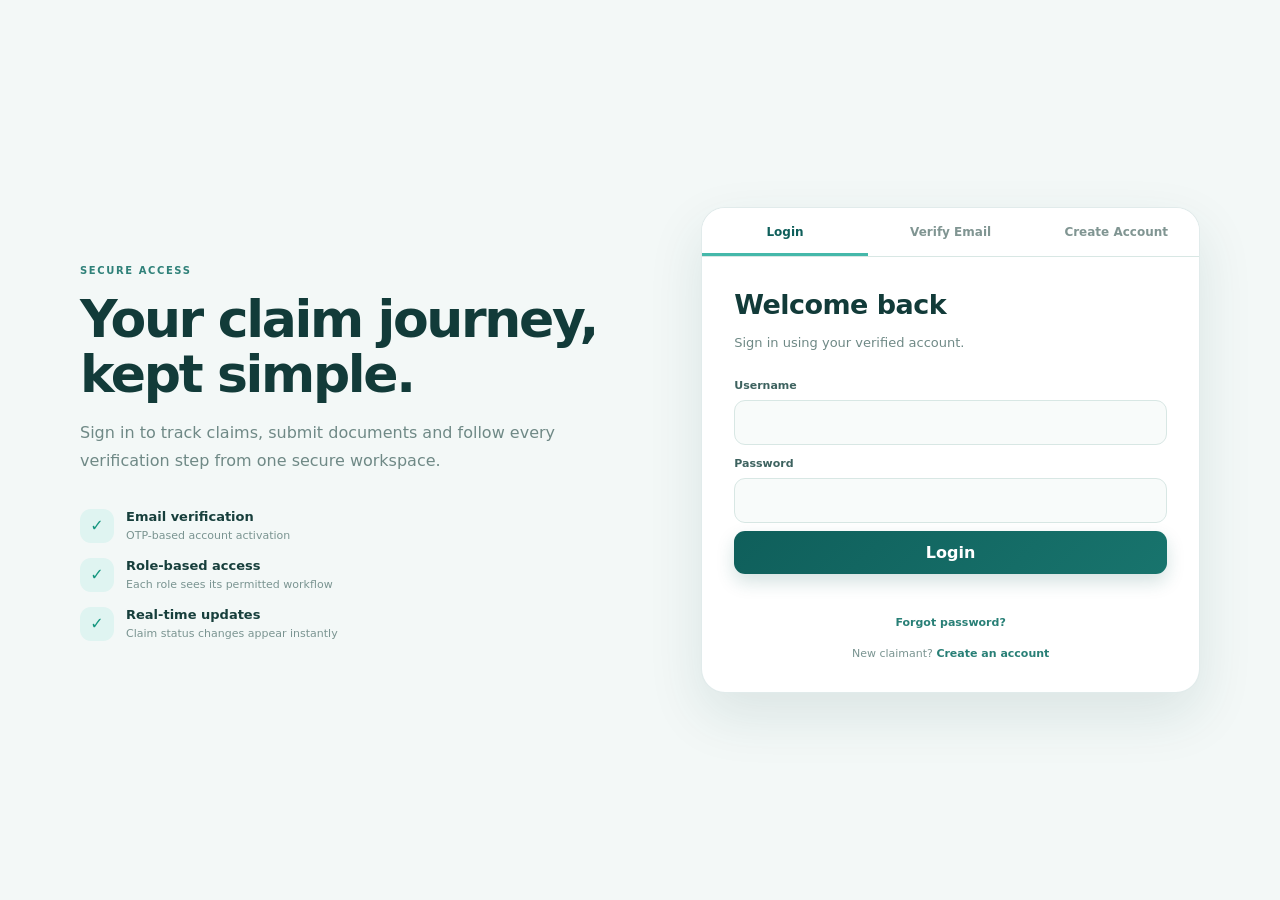
<file: frontend/index.html>
<!DOCTYPE html>
<html lang="en">
<head>
  <meta charset="UTF-8" />
  <meta name="viewport" content="width=device-width, initial-scale=1.0" />
  <title>Insurance Claim Verification</title>
  <link rel="stylesheet" href="./style.css" />
</head>
<body>
<header class="app-header">
  <div class="header-inner">
    <div class="brand-wrap">
      <div class="brand-mark">✓</div>
      <div><div class="brand">Insurance Claim</div><small>Verification System</small></div>
    </div>
    <div id="liveBadge" class="live-badge hidden">● LIVE</div>
  </div>
</header>

<main>
  <section id="authView" class="auth-shell">
    <div class="auth-intro">
      <span class="eyebrow">SECURE ACCESS</span>
      <h1>Your claim journey, kept simple.</h1>
      <p>Sign in to track claims, submit documents and follow every verification step from one secure workspace.</p>
      <div class="feature-list">
        <div><span>✓</span><div><b>Email verification</b><small>OTP-based account activation</small></div></div>
        <div><span>✓</span><div><b>Role-based access</b><small>Each role sees its permitted workflow</small></div></div>
        <div><span>✓</span><div><b>Real-time updates</b><small>Claim status changes appear instantly</small></div></div>
      </div>
    </div>
    <div class="auth-card">
      <div class="auth-tabs">
        <button class="tab active" data-view="loginPanel">Login</button>
        <button class="tab" data-view="verifyPanel">Verify Email</button>
        <button class="tab" data-view="registerPanel">Create Account</button>
      </div>
      <section id="loginPanel" class="auth-panel">
        <h2>Welcome back</h2><p class="hint">Sign in using your verified account.</p>
        <form id="loginForm"><label for="username">Username</label><input id="username" autocomplete="username" required /><label for="password">Password</label><input id="password" type="password" autocomplete="current-password" required /><button class="primary wide" type="submit">Login</button></form>
        <p id="loginMessage" class="message"></p><div class="auth-links"><button type="button" class="link-button" data-view="forgotPanel">Forgot password?</button></div><div class="auth-note">New claimant? <button type="button" class="link-button" data-view="registerPanel">Create an account</button></div>
      </section>
      <section id="forgotPanel" class="auth-panel hidden">
        <h2>Forgot password?</h2><p class="hint">Enter your registered email and we will send a password reset OTP.</p>
        <form id="forgotForm"><label for="forgotEmail">Email</label><input id="forgotEmail" type="email" autocomplete="email" required /><button class="primary wide" type="submit">Send Reset OTP</button></form>
        <p id="forgotMessage" class="message"></p><div class="auth-links"><button type="button" class="link-button" data-view="resetPasswordPanel">I have the OTP</button> · <button type="button" class="link-button" data-view="loginPanel">Back to Login</button></div>
      </section>
      <section id="resetPasswordPanel" class="auth-panel hidden">
        <h2>Reset password</h2><p class="hint">Enter the OTP from your email and choose a new password.</p>
        <form id="resetPasswordForm"><label for="resetEmail">Email</label><input id="resetEmail" type="email" autocomplete="email" required /><label for="resetOtp">6-digit OTP</label><input id="resetOtp" inputmode="numeric" maxlength="6" pattern="[0-9]{6}" placeholder="123456" required /><label for="resetNewPassword">New Password</label><input id="resetNewPassword" type="password" minlength="6" autocomplete="new-password" required /><label for="resetConfirmPassword">Confirm New Password</label><input id="resetConfirmPassword" type="password" minlength="6" autocomplete="new-password" required /><button class="primary wide" type="submit">Reset Password</button></form>
        <p id="resetMessage" class="message"></p><div class="auth-links"><button type="button" class="link-button" data-view="forgotPanel">Request another OTP</button> · <button type="button" class="link-button" data-view="loginPanel">Back to Login</button></div>
      </section>
      <section id="verifyPanel" class="auth-panel hidden">
        <h2>Verify your email</h2><p class="hint">Enter the OTP sent to your registered email address.</p>
        <form id="verifyForm"><label for="otpUsername">Username</label><input id="otpUsername" autocomplete="username" required /><label for="otp">6-digit OTP</label><input id="otp" inputmode="numeric" maxlength="6" pattern="[0-9]{6}" placeholder="123456" required /><button class="primary wide" type="submit">Verify Email</button></form>
        <div class="button-row"><button class="secondary" id="resendOtpBtn" type="button">Resend OTP</button></div><p id="otpMessage" class="message"></p>
      </section>
      <section id="registerPanel" class="auth-panel hidden">
        <h2>Create claimant account</h2><p class="hint">Claimants can register themselves. Staff accounts are created by an administrator.</p>
        <form id="registerForm"><label for="regFullName">Full Name</label><input id="regFullName" required /><label for="regEmail">Email</label><input id="regEmail" type="email" required /><label for="regUsername">Username</label><input id="regUsername" autocomplete="username" required /><label for="regPassword">Password</label><input id="regPassword" type="password" minlength="6" autocomplete="new-password" required /><button class="primary wide" type="submit">Create Claimant Account</button></form>
        <p id="registerMessage" class="message"></p>
      </section>
    </div>
  </section>

  <section id="dashboardView" class="hidden dashboard-layout">
    <aside class="sidebar">
      <div class="sidebar-brand"><div class="sidebar-shield">✓</div><div><b>Insurance Claim</b><small>Verification System</small></div></div>
      <div class="sidebar-profile"><div class="avatar" id="avatarLetter">U</div><div><b id="sidebarName">User</b><small id="sidebarRole">Role</small></div></div>
      <nav id="sideNav" class="side-nav"></nav>
      <button class="logout-side" id="logoutBtn">↪ <span>Logout</span></button>
    </aside>

    <section class="dashboard-main">
      <div class="dashboard-top">
        <div><span class="eyebrow">MY WORKSPACE</span><h2 id="dashboardHeading">Dashboard</h2><p id="userInfo"></p></div>
        <div class="top-actions"><span id="roleBadge" class="role-badge">USER</span><button class="secondary mobile-logout" id="mobileLogoutBtn">Logout</button></div>
      </div>

      <section id="view-overview" class="dash-view">
        <div class="dashboard-welcome">
          <div><span class="eyebrow">WELCOME BACK</span><h3 id="welcomeTitle">Welcome</h3><p id="welcomeText">Your claim journey is ready.</p></div>
          <div class="welcome-art" aria-hidden="true"><span class="art-shield">✓</span><span class="art-orbit orbit-one"></span><span class="art-orbit orbit-two"></span></div>
        </div>

        <div class="overview-focus">
          <article class="current-claim-card">
            <div class="section-head-line"><div><span class="eyebrow">CURRENT CLAIM</span><h3 id="currentClaimTitle">No active claim</h3></div><span id="currentClaimStatus" class="status status-muted">—</span></div>
            <div class="claim-focus-body">
              <div class="claim-facts">
                <div><span>Policy</span><strong id="currentPolicy">—</strong></div>
                <div><span>Claim amount</span><strong id="currentAmount">—</strong></div>
                <div><span>Incident</span><strong id="currentIncident">—</strong></div>
                <button id="currentClaimButton" class="primary" type="button">View Claims →</button>
              </div>
              <div class="journey-wrap">
                <div class="journey-line"></div>
                <div id="claimJourney" class="claim-journey"></div>
                <div class="journey-caption"><span id="journeyCurrentText">No claim selected</span><span id="journeyNextText"></span></div>
              </div>
            </div>
          </article>

          <aside class="dashboard-side-card">
            <div class="mini-icon">✦</div>
            <span class="eyebrow">AT A GLANCE</span>
            <strong id="glanceCount">0 claims</strong>
            <p id="glanceText">Your latest claim updates will appear here.</p>
            <div id="recentUpdate" class="recent-update">No recent update.</div>
          </aside>
        </div>

        <div class="dashboard-bottom">
          <div class="panel quick-panel">
            <div class="panel-head"><div><h3>Quick Actions</h3><p>Only what you need right now</p></div></div>
            <div id="quickActions" class="quick-grid"></div>
          </div>
          <div class="panel reassurance-panel">
            <span class="eyebrow">CLAIM JOURNEY</span>
            <h3>Simple. Clear. Trackable.</h3>
            <p>Your claim moves through each stage with every action recorded in the system.</p>
            <div class="tiny-journey"><span>Submit</span><i></i><span>Verify</span><i></i><span>Survey</span><i></i><span>Approve</span><i></i><span>Settle</span></div>
          </div>
        </div>
      </section>

      <section id="view-users" class="dash-view hidden">
        <div class="page-heading"><div><span class="eyebrow">ADMINISTRATION</span><h2>User Management</h2><p>Create and manage authorized staff accounts.</p></div><button class="secondary" id="refreshUsersBtn">Refresh</button></div>
        <div class="card"><div class="section-heading"><div><h3>Create Staff Account</h3><p class="hint">Staff cannot self-register. Choose their role and send an OTP to their email.</p></div></div>
          <form id="userForm"><div class="grid2"><div><label>Full Name</label><input id="newFullName" required /></div><div><label>Email</label><input id="newEmail" type="email" required /></div><div><label>Username</label><input id="newUsername" required /></div><div><label>Temporary Password</label><input id="newPassword" type="password" minlength="6" required /></div></div><label>Staff Role</label><select id="newRole" required><option value="CLAIM_OFFICER">Claim Officer</option><option value="SURVEYOR">Surveyor</option><option value="FINANCE_OFFICER">Finance Officer</option></select><button type="submit">Create Staff Account &amp; Send OTP</button><span id="userMessage" class="message"></span></form>
        </div>
        <div class="card"><div class="section-heading"><div><h3>Accounts</h3><p class="hint">Activate or deactivate staff access.</p></div></div><div id="usersList" class="users-list"></div></div>
      </section>

      <section id="view-password" class="dash-view hidden"><div class="page-heading"><div><span class="eyebrow">ACCOUNT SECURITY</span><h2>Change Password</h2><p>Update the password for your current account.</p></div></div><div class="card form-card password-card"><form id="changePasswordForm"><label for="currentPassword">Current Password</label><input id="currentPassword" type="password" autocomplete="current-password" required /><label for="newPasswordChange">New Password</label><input id="newPasswordChange" type="password" minlength="6" autocomplete="new-password" required /><label for="confirmPasswordChange">Confirm New Password</label><input id="confirmPasswordChange" type="password" minlength="6" autocomplete="new-password" required /><button type="submit">Change Password</button><span id="changePasswordMessage" class="message"></span></form></div></section>

      <section id="view-claim" class="dash-view hidden"><div class="page-heading"><div><span class="eyebrow">CLAIMANT</span><h2>Submit New Claim</h2><p>Provide policy details and one supporting document.</p></div></div><div class="card form-card"><form id="claimForm"><div class="grid2"><div><label>Policy Number</label><input id="policyNumber" required placeholder="POL-5001" /></div><div><label>Claim Amount (₹)</label><input id="amount" type="number" min="1" step="0.01" required placeholder="150000" /></div></div><label>Description</label><textarea id="description" required placeholder="Describe the claim"></textarea><label>Supporting Document</label><input id="document" type="file" required accept=".pdf,.png,.jpg,.jpeg,.doc,.docx" /><button type="submit">Submit Claim</button><span id="submitMessage" class="message"></span></form></div></section>

      <section id="view-claims" class="dash-view hidden"><div class="page-heading"><div><span class="eyebrow">WORKFLOW</span><h2 id="claimsTitle">Claims</h2><p id="claimsHint">Track current state, actions and workflow history.</p></div><button class="secondary" id="refreshBtn">Refresh</button></div><div id="claimsList" class="claims-list"></div></section>
    </section>
  </section>
</main>

<div id="actionModal" class="action-modal hidden" role="dialog" aria-modal="true" aria-labelledby="actionModalTitle"><div class="action-modal-card"><div class="modal-icon">!</div><div class="modal-content"><span class="eyebrow">CONFIRM ACTION</span><h3 id="actionModalTitle">Confirm</h3><p id="actionModalClaim" class="modal-claim"></p><p id="actionModalMessage" class="modal-message"></p>
  <div id="settlementFields" class="settlement-fields hidden"><div class="settlement-heading">Payment Settlement</div><div class="settlement-grid"><div><label for="paymentMethod">Payment Method</label><select id="paymentMethod"><option value="">Select payment method</option><option value="BANK_TRANSFER">Bank Transfer</option><option value="UPI">UPI</option><option value="CHEQUE">Cheque</option></select></div><div><label for="settlementAmount">Settlement Amount (₹)</label><input id="settlementAmount" type="number" min="0.01" step="0.01" /></div></div><label for="transactionReference">Transaction / Reference Number</label><input id="transactionReference" maxlength="120" placeholder="Enter transaction or reference number" /><p class="settlement-hint">The settlement date and finance officer are recorded automatically in the claim history.</p></div>
  <label for="actionModalNote">Optional note</label><textarea id="actionModalNote" rows="3" placeholder="Add a note for the audit history (optional)"></textarea><div class="modal-actions"><button type="button" class="secondary" id="actionCancelBtn">Cancel</button><button type="button" class="modal-confirm primary" id="actionConfirmBtn">Confirm</button></div></div></div></div>
<div id="toast" class="toast hidden"></div>
<script src="script.js?v=20260923"></script>
</body>
</html>
</file>
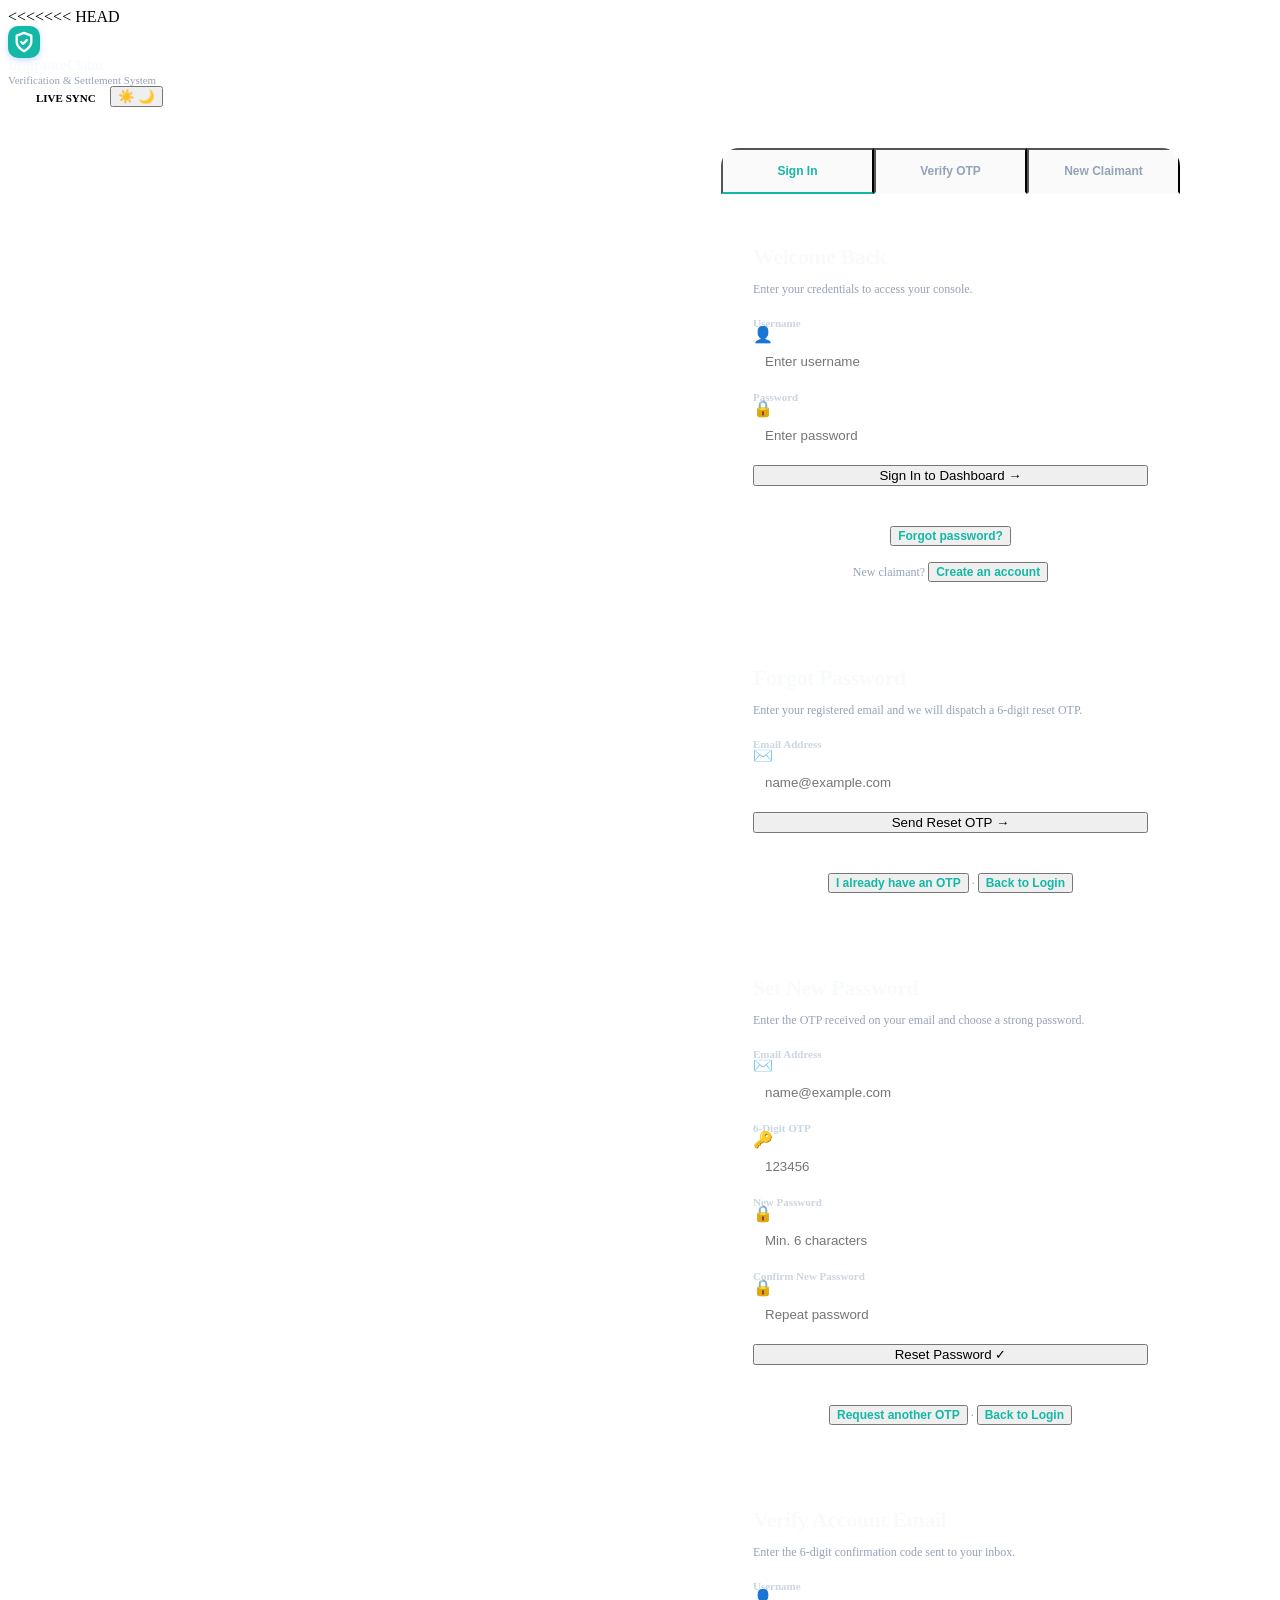
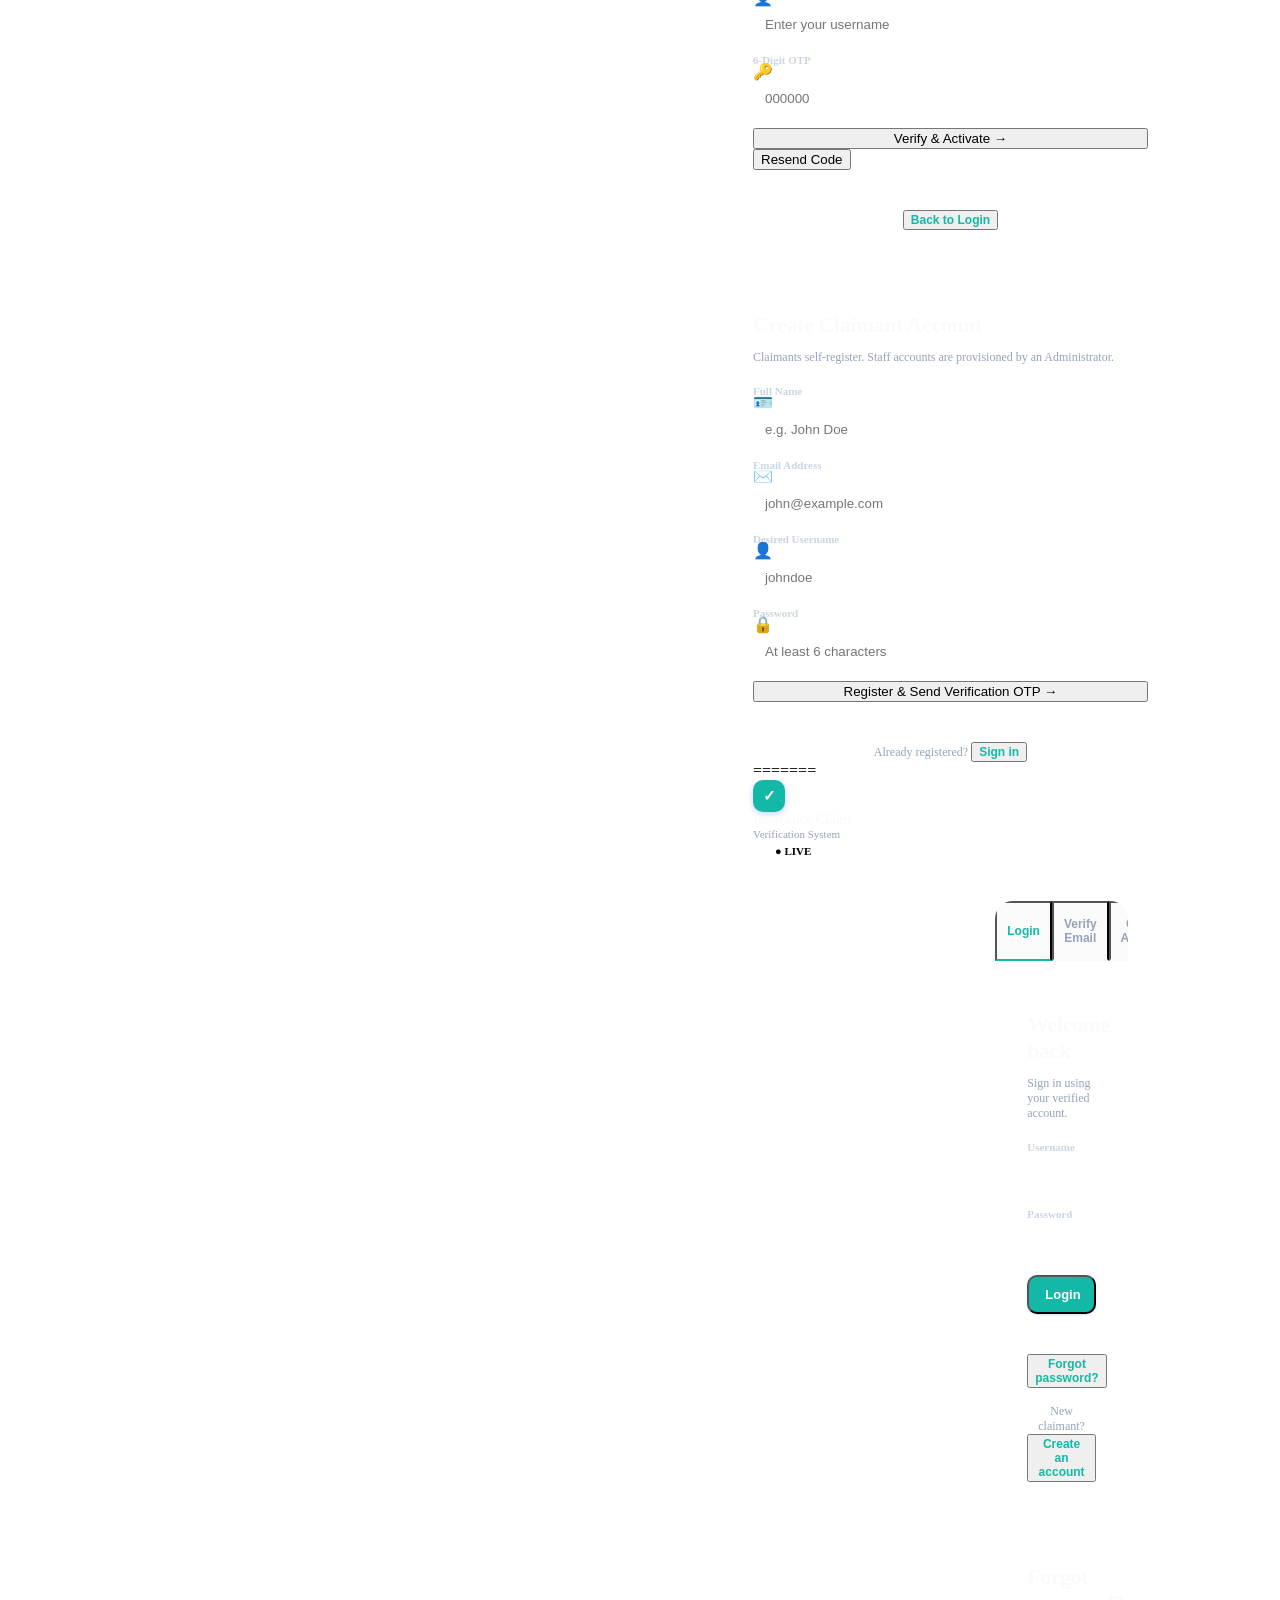
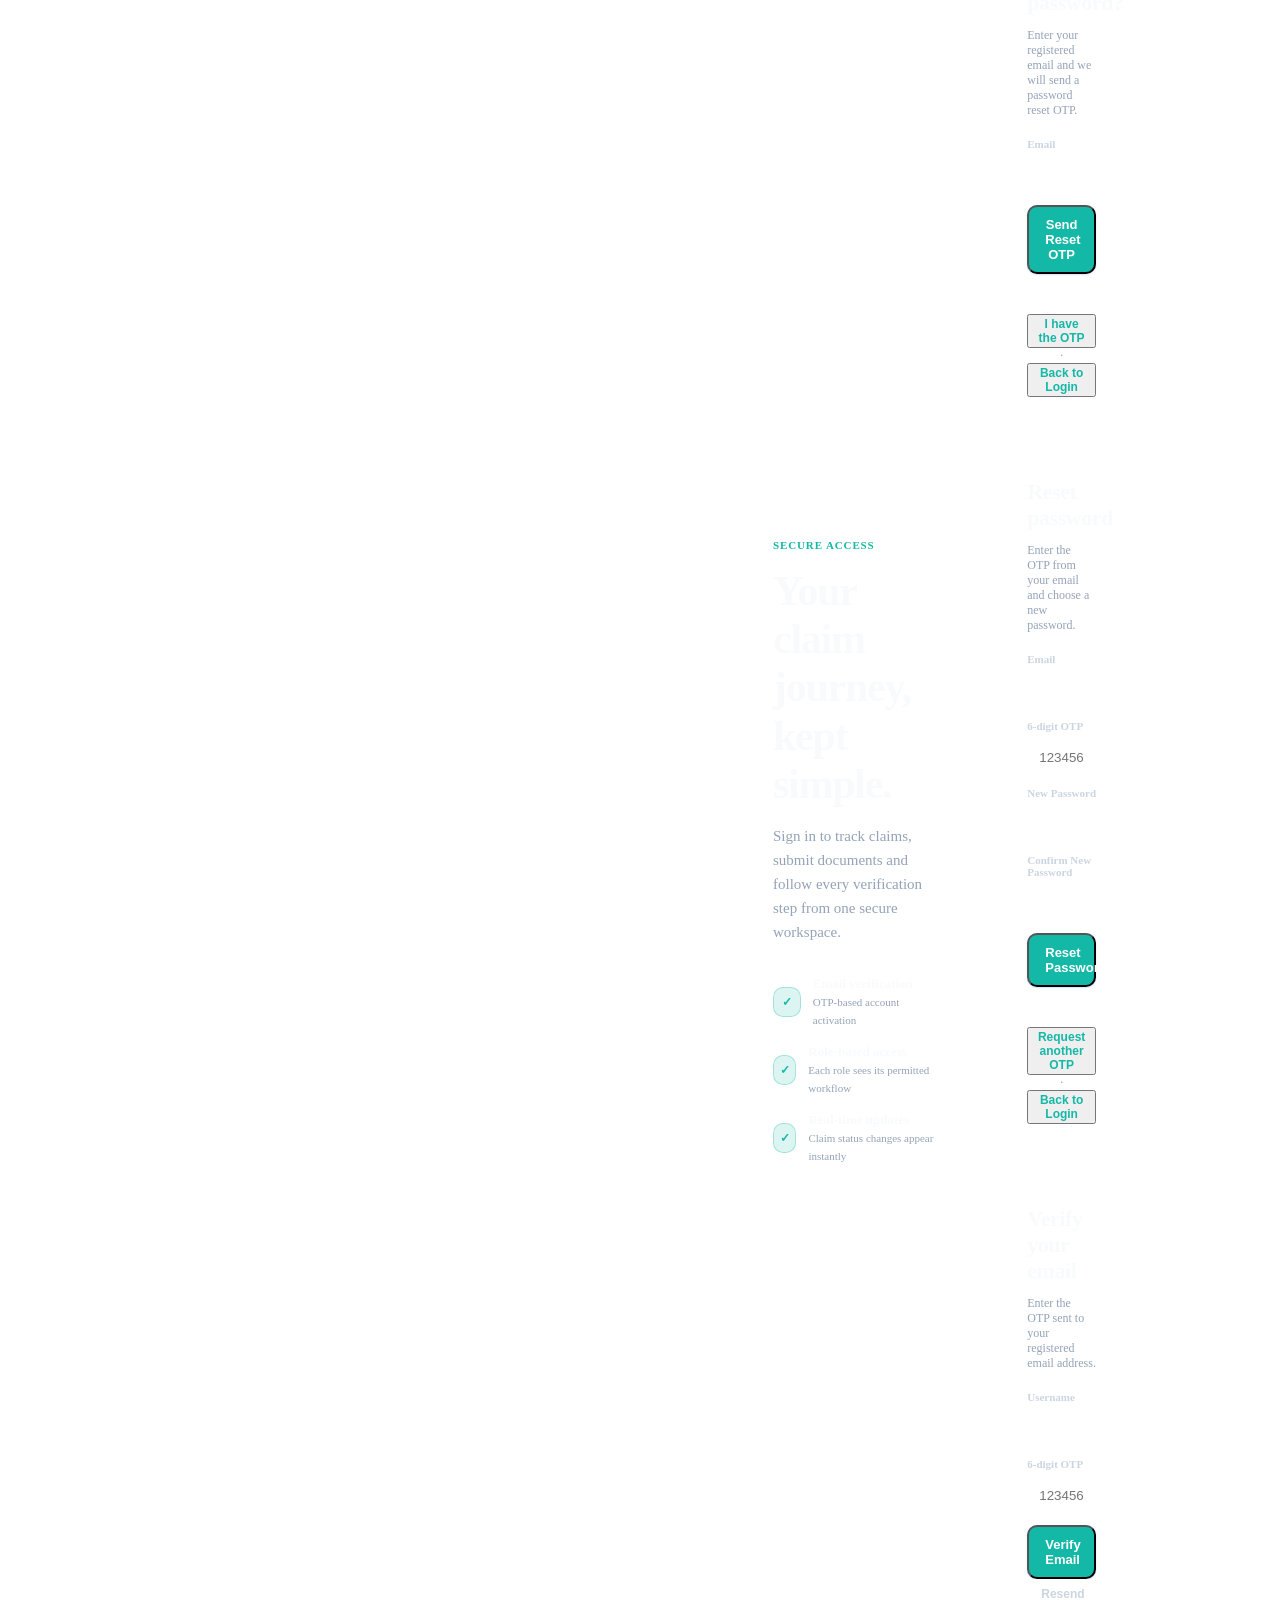
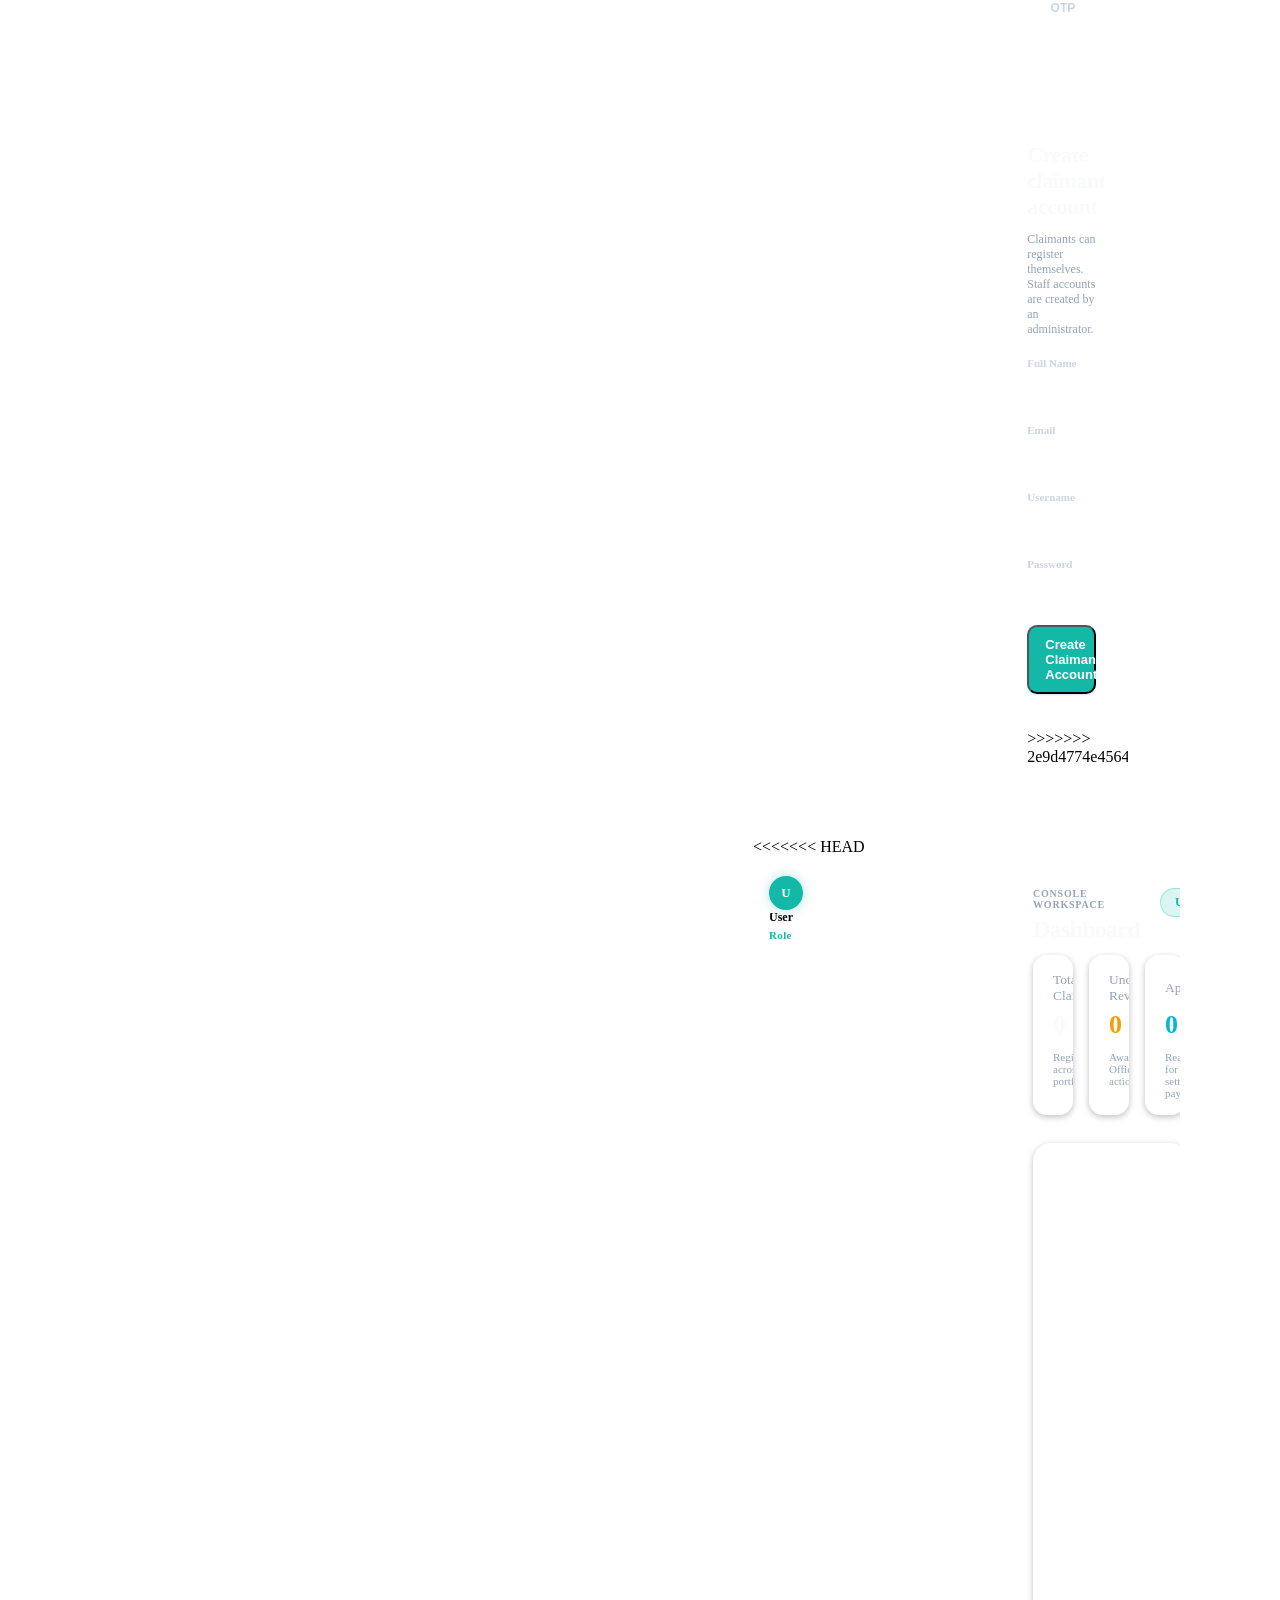
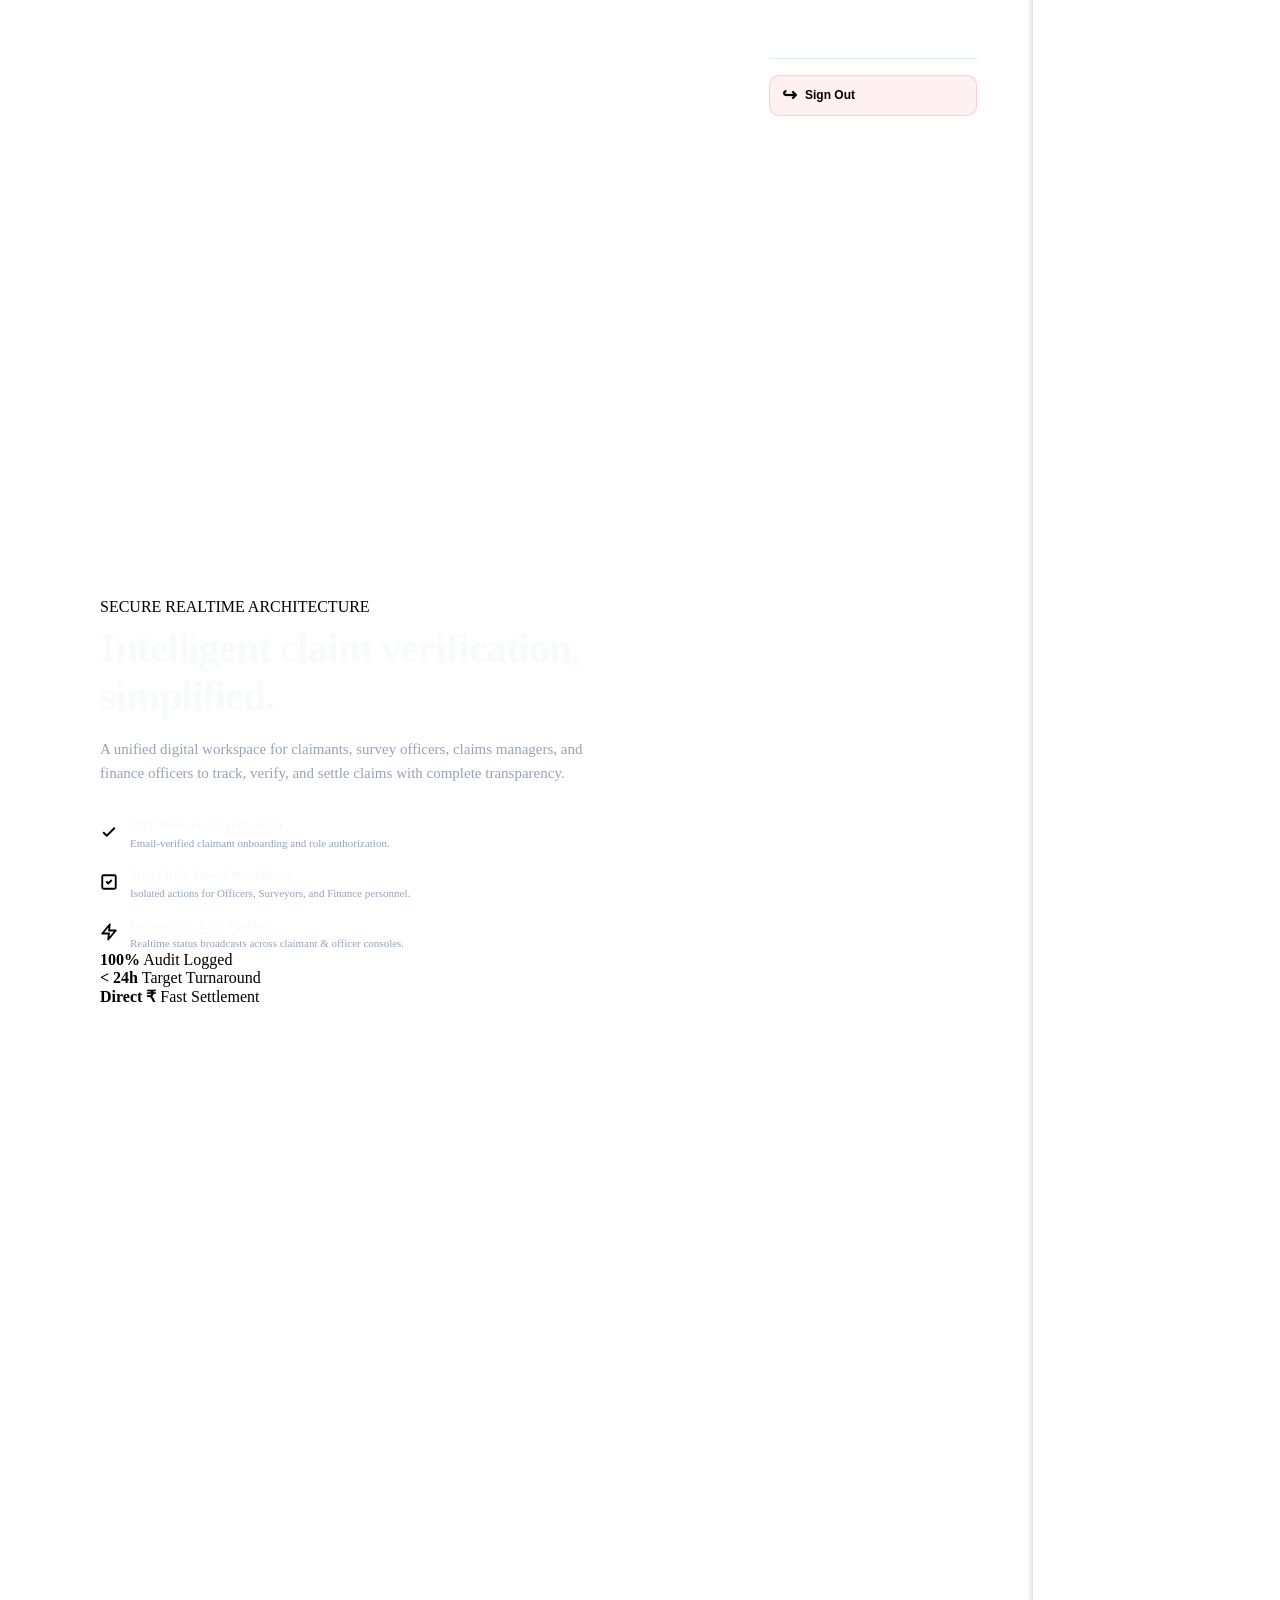
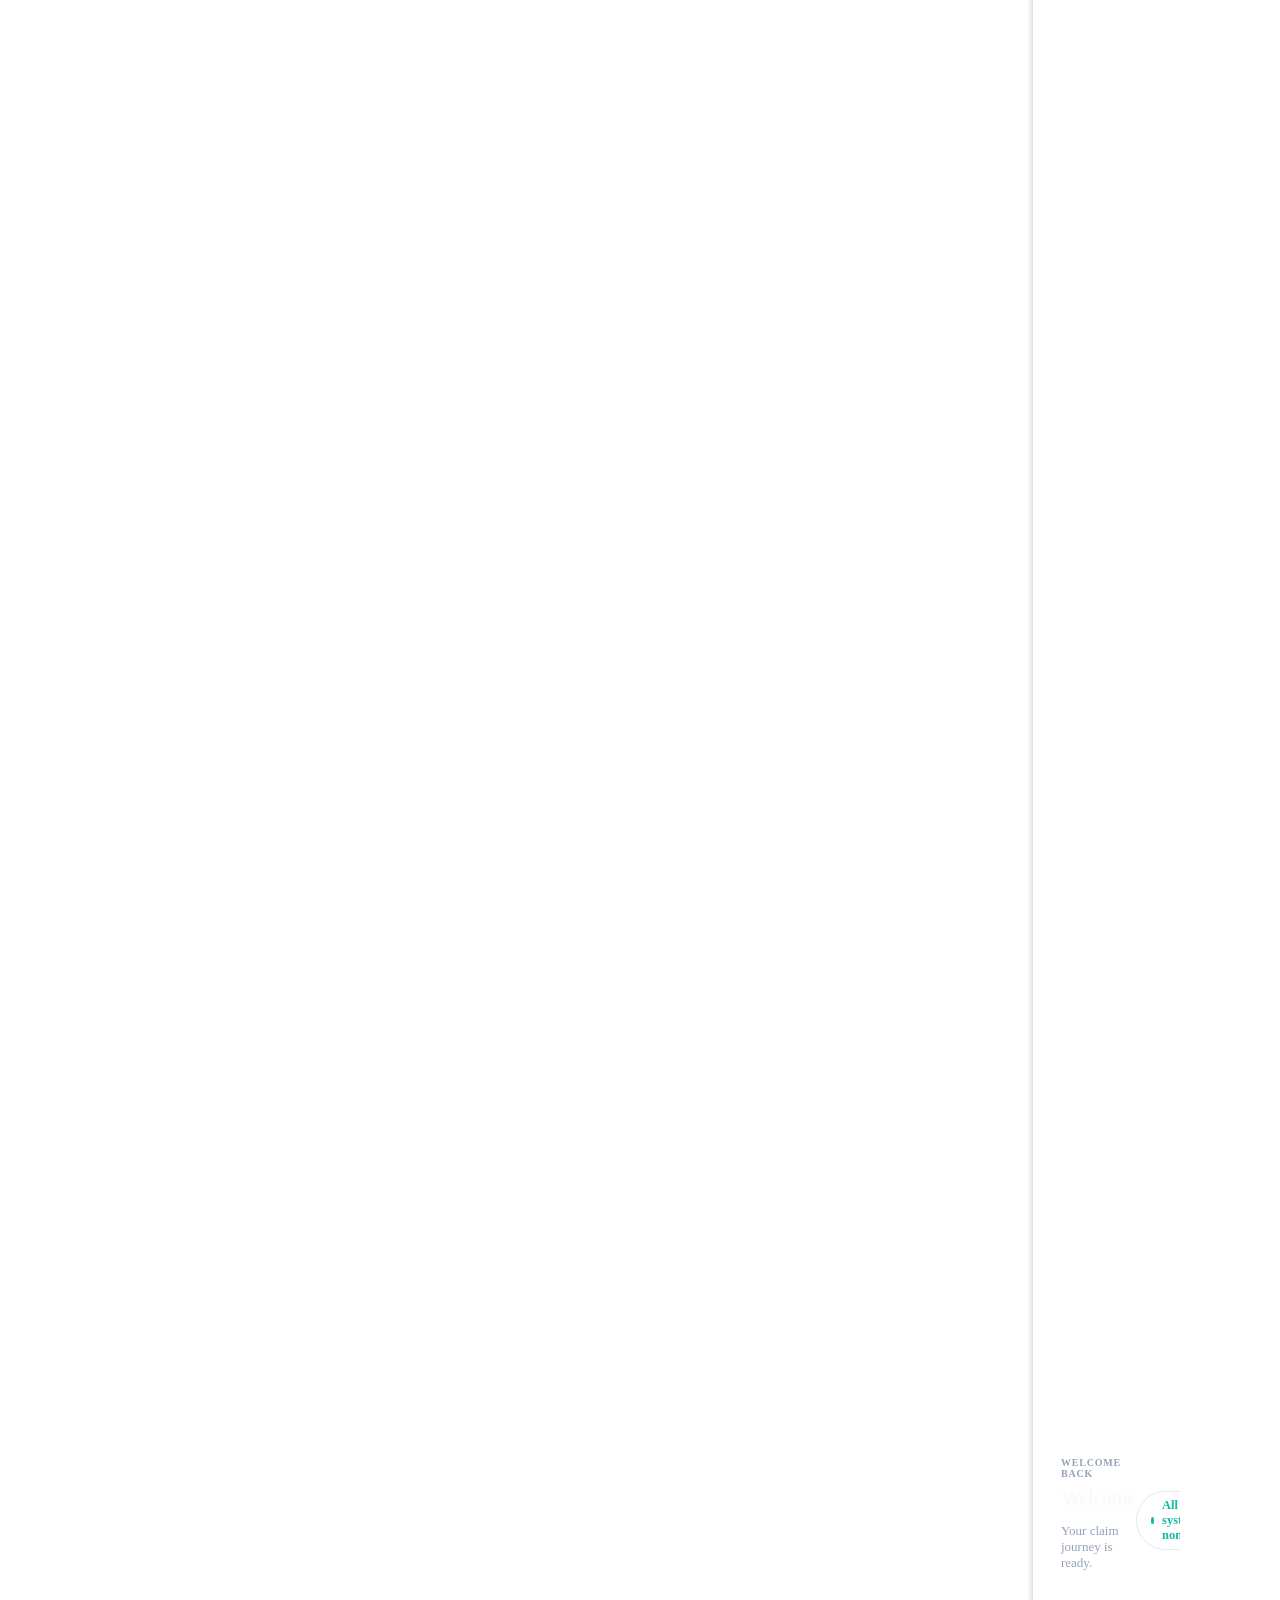
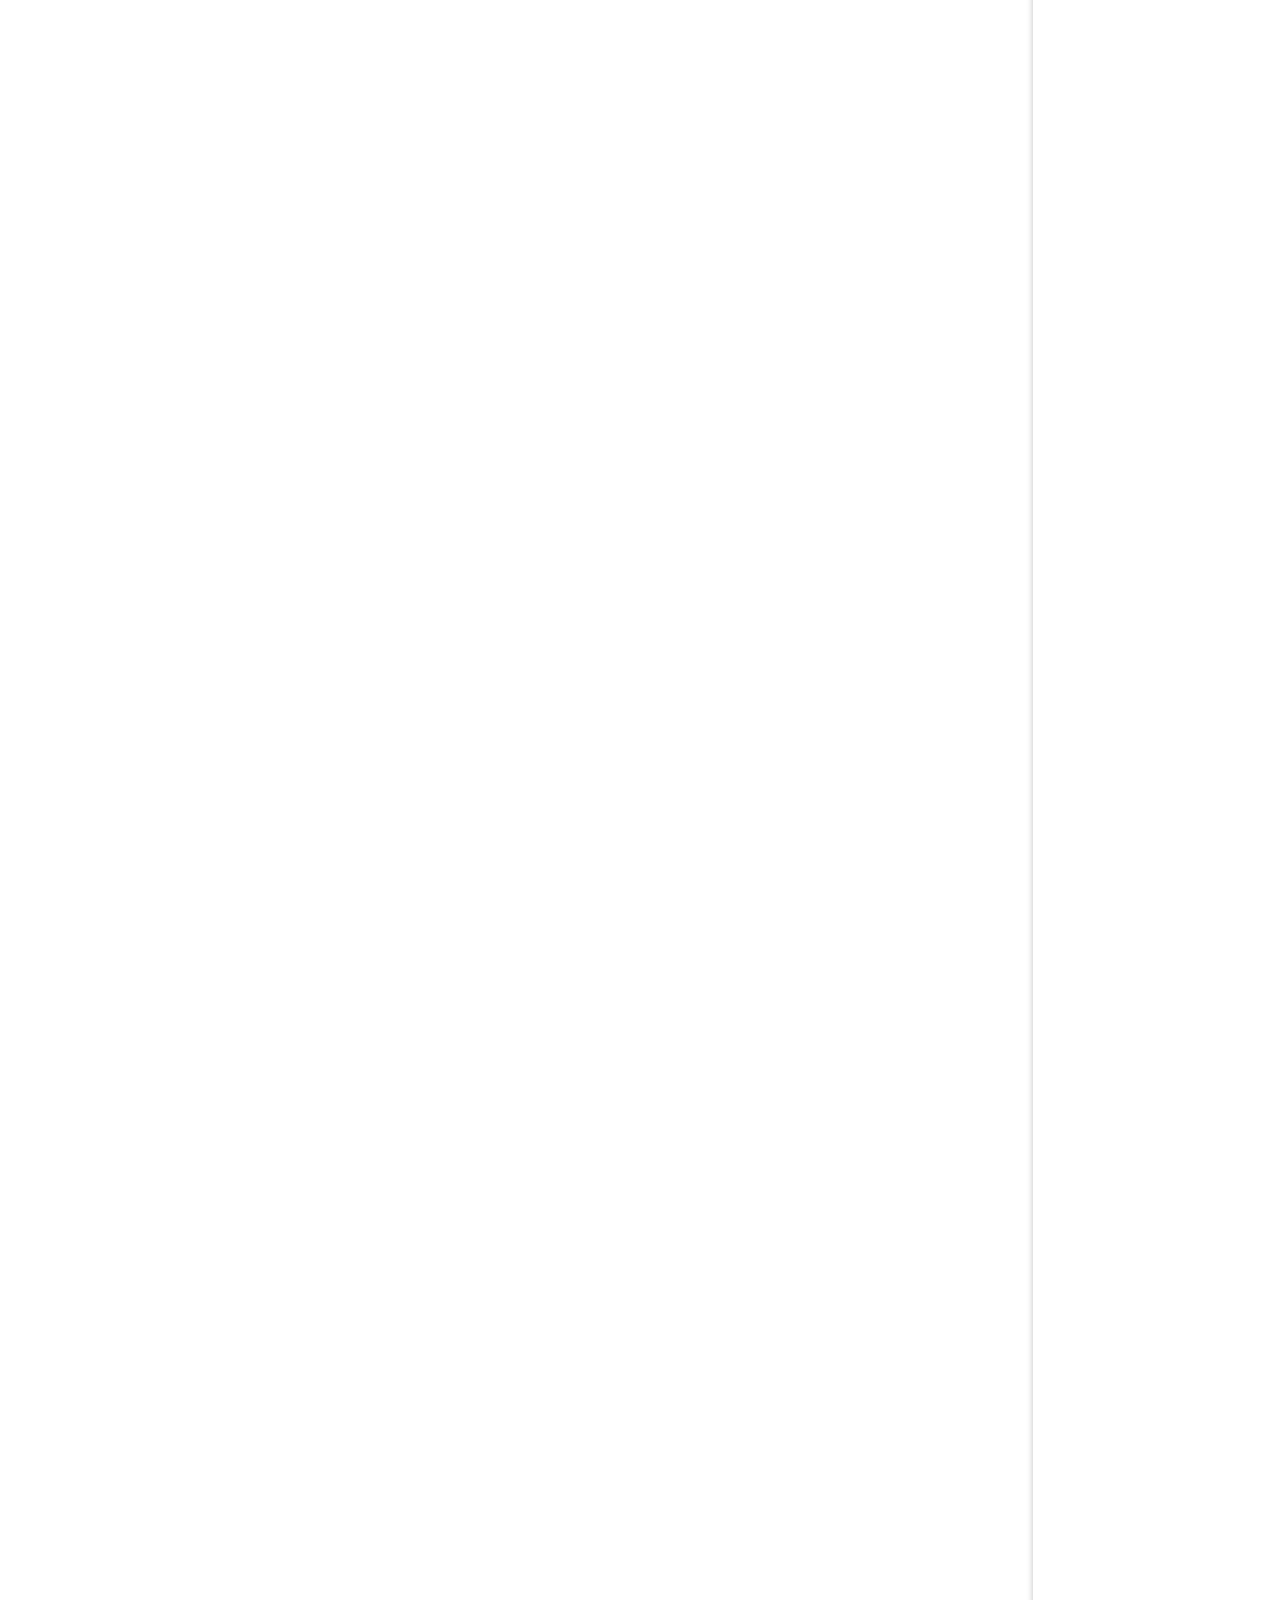
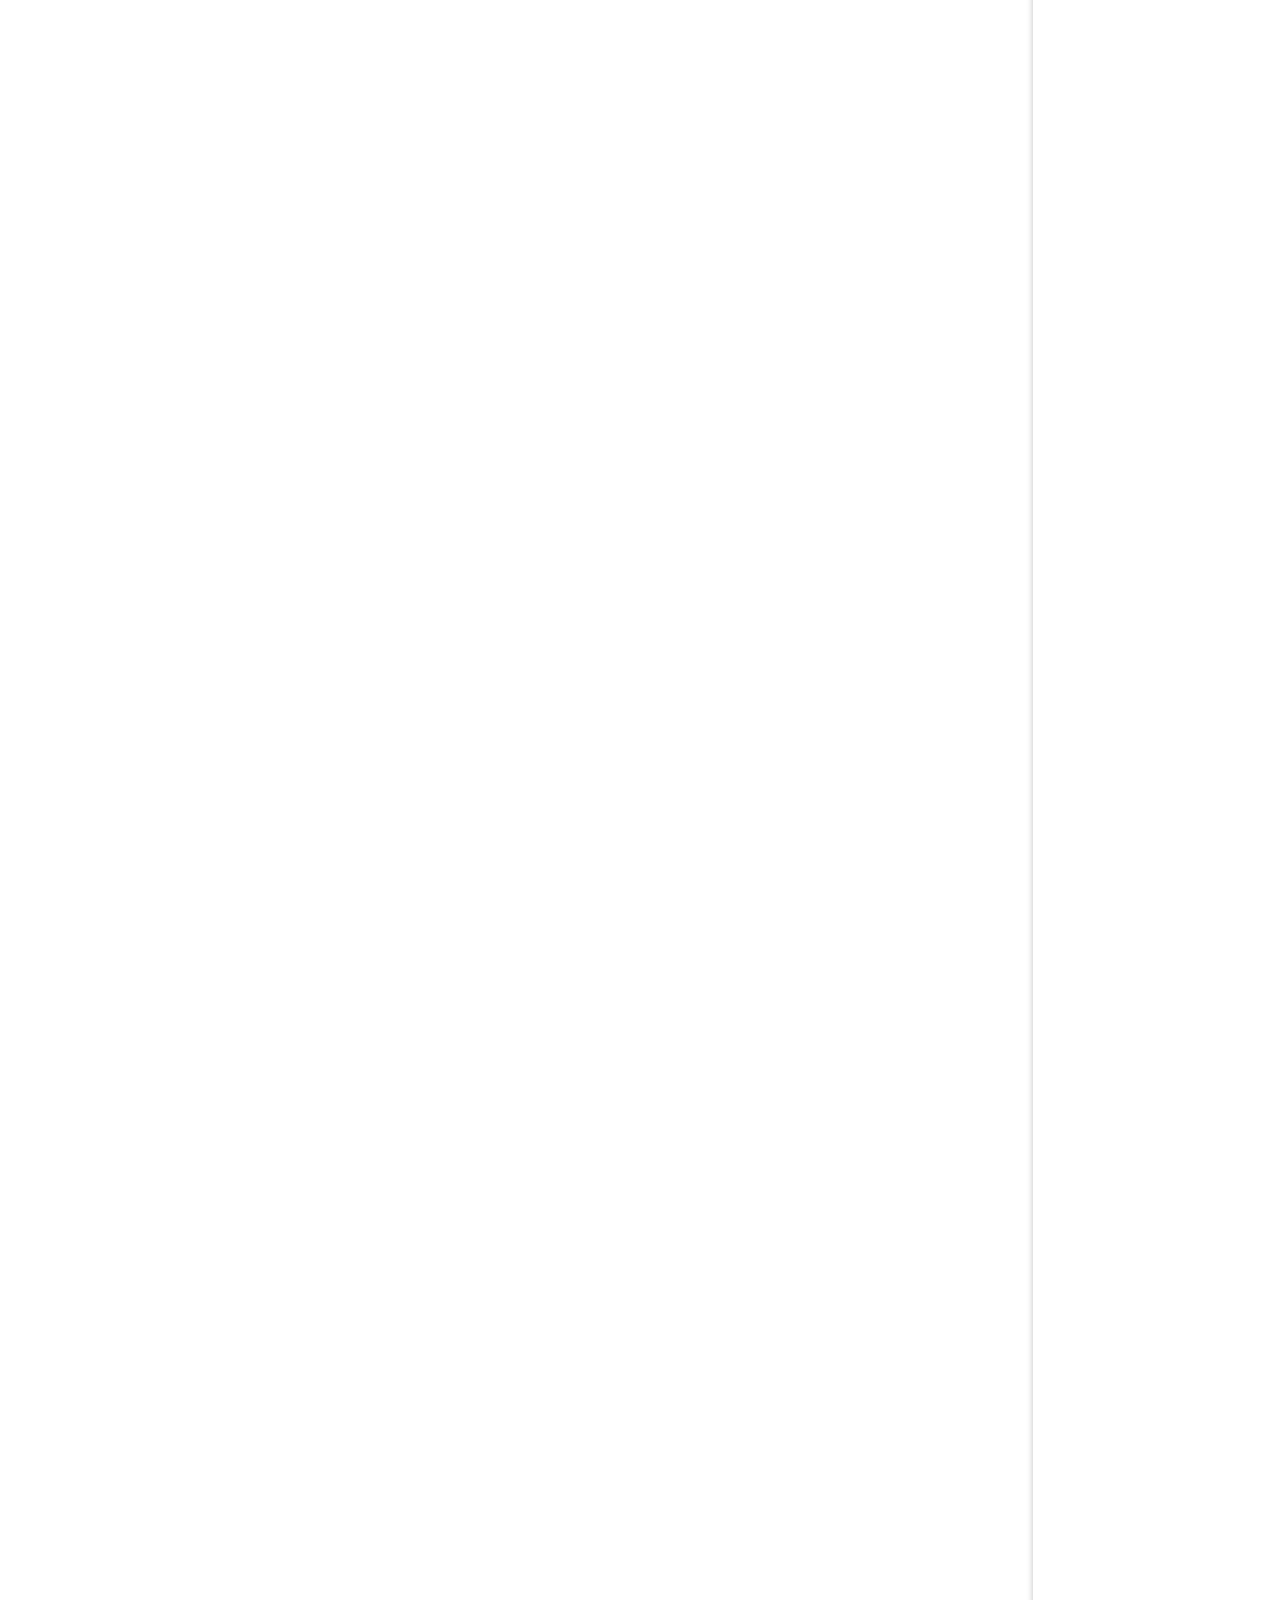
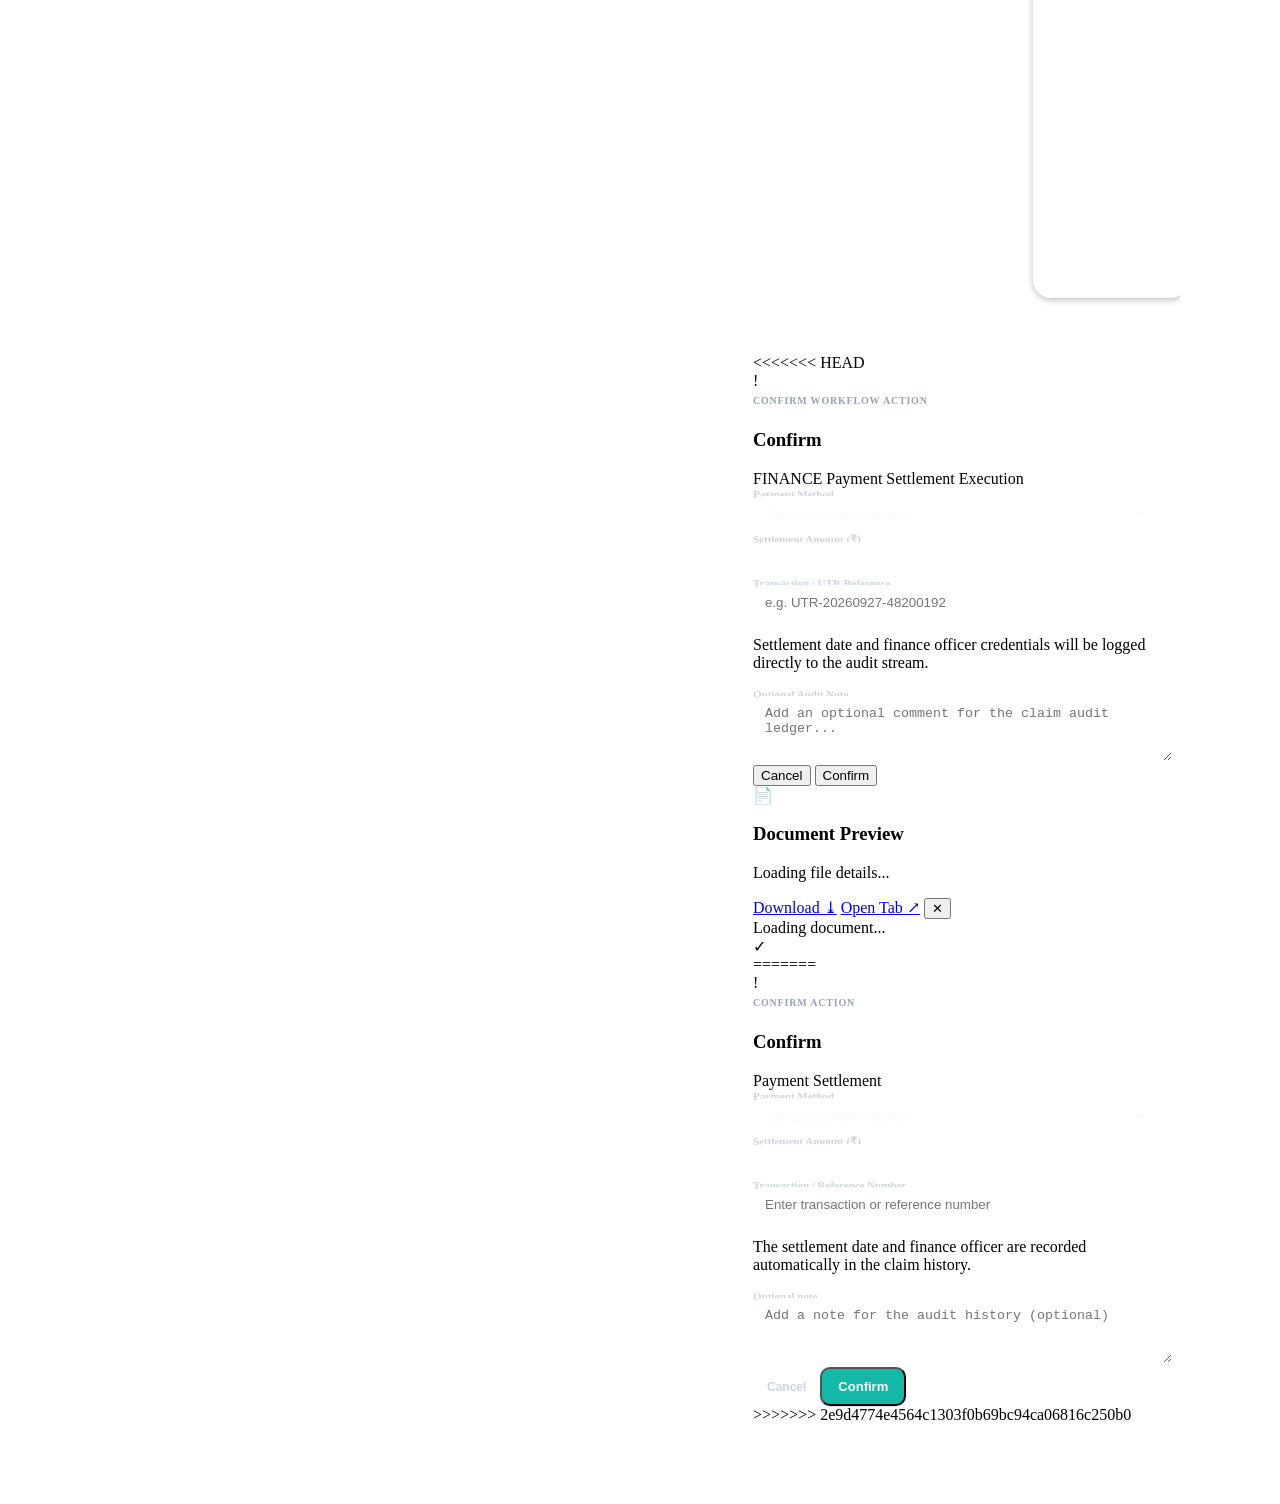
<file: InsuranceClaim/index.html>
<!DOCTYPE html>
<<<<<<< HEAD
<html lang="en" data-theme="dark">
<head>
  <meta charset="UTF-8" />
  <meta name="viewport" content="width=device-width, initial-scale=1.0" />
  <meta name="color-scheme" content="dark light" />
  <title>Insurance Claim Verification System | Modern Real-Time Claim Operations</title>
  
  <!-- Modern Typography: Plus Jakarta Sans & JetBrains Mono -->
  <link rel="preconnect" href="https://fonts.googleapis.com" />
  <link rel="preconnect" href="https://fonts.gstatic.com" crossorigin />
  <link href="https://fonts.googleapis.com/css2?family=JetBrains+Mono:wght@400;500;600&family=Plus+Jakarta+Sans:wght@300;400;500;600;700;800&display=swap" rel="stylesheet" />
  
  <link rel="stylesheet" href="style.css?v=20260927" />

  <!-- Theme initialization to prevent Flash of Unstyled Content (FOUC) -->
  <script>
    (function () {
      try {
        const savedTheme = localStorage.getItem("claim_theme");
        const systemPrefersDark = window.matchMedia("(prefers-color-scheme: dark)").matches;
        const activeTheme = savedTheme ? savedTheme : (systemPrefersDark ? "dark" : "light");
        document.documentElement.setAttribute("data-theme", activeTheme);
        const metaTheme = document.querySelector('meta[name="color-scheme"]');
        if (metaTheme) metaTheme.content = activeTheme === "dark" ? "dark light" : "light dark";
      } catch (e) {}
    })();
  </script>
</head>
<body>

<!-- Ambient Background Glow Accents -->
<div class="ambient-glow glow-teal" aria-hidden="true"></div>
<div class="ambient-glow glow-cyan" aria-hidden="true"></div>

<!-- Global Top Header -->
<header class="app-header">
  <div class="header-inner">
    <div class="brand-wrap">
      <div class="brand-mark">
        <svg viewBox="0 0 24 24" width="22" height="22" fill="none" stroke="currentColor" stroke-width="2.5" stroke-linecap="round" stroke-linejoin="round">
          <path d="M12 22s8-4 8-10V5l-8-3-8 3v7c0 6 8 10 8 10z"></path>
          <path d="m9 12 2 2 4-4"></path>
        </svg>
      </div>
      <div>
        <div class="brand">Insurance<span class="brand-accent">Claim</span></div>
        <small class="brand-sub">Verification &amp; Settlement System</small>
      </div>
    </div>
    
    <div class="header-controls">
      <div id="liveBadge" class="live-badge hidden" title="Realtime SSE Synchronization Active">
        <span class="pulse-dot"></span>
        <span class="live-text">LIVE SYNC</span>
      </div>

      <button id="themeToggleBtn" class="theme-toggle-btn" type="button" aria-label="Toggle dark/light mode" title="Toggle theme">
        <span class="theme-icon icon-sun">☀️</span>
        <span class="theme-icon icon-moon">🌙</span>
      </button>
    </div>
  </div>
</header>

<main class="app-main">
  <!-- ================= AUTHENTICATION VIEW ================= -->
  <section id="authView" class="auth-shell">
    <div class="auth-intro">
      <div class="intro-badge">
        <span class="badge-dot"></span>
        <span>SECURE REALTIME ARCHITECTURE</span>
      </div>
      <h1>Intelligent claim verification, simplified.</h1>
      <p>A unified digital workspace for claimants, survey officers, claims managers, and finance officers to track, verify, and settle claims with complete transparency.</p>
      
      <div class="feature-list">
        <div class="feature-item">
          <div class="feature-icon">
            <svg viewBox="0 0 24 24" width="18" height="18" fill="none" stroke="currentColor" stroke-width="2.5" stroke-linecap="round" stroke-linejoin="round"><path d="m5 13 4 4L19 7"/></svg>
          </div>
          <div>
            <b>OTP-Protected Verification</b>
            <small>Email-verified claimant onboarding and role authorization.</small>
          </div>
        </div>
        <div class="feature-item">
          <div class="feature-icon">
            <svg viewBox="0 0 24 24" width="18" height="18" fill="none" stroke="currentColor" stroke-width="2.5" stroke-linecap="round" stroke-linejoin="round"><rect width="18" height="18" x="3" y="3" rx="2"/><path d="m9 12 2 2 4-4"/></svg>
          </div>
          <div>
            <b>Strict Role-Based Workflows</b>
            <small>Isolated actions for Officers, Surveyors, and Finance personnel.</small>
          </div>
        </div>
        <div class="feature-item">
          <div class="feature-icon">
            <svg viewBox="0 0 24 24" width="18" height="18" fill="none" stroke="currentColor" stroke-width="2.5" stroke-linecap="round" stroke-linejoin="round"><path d="M13 2 3 14h9l-1 8 10-12h-9l1-8z"/></svg>
          </div>
          <div>
            <b>Instant SSE Live Updates</b>
            <small>Realtime status broadcasts across claimant &amp; officer consoles.</small>
          </div>
        </div>
      </div>

      <div class="auth-stats-preview">
        <div class="preview-stat">
          <strong>100%</strong>
          <span>Audit Logged</span>
        </div>
        <div class="preview-stat-divider"></div>
        <div class="preview-stat">
          <strong>&lt; 24h</strong>
          <span>Target Turnaround</span>
        </div>
        <div class="preview-stat-divider"></div>
        <div class="preview-stat">
          <strong>Direct ₹</strong>
          <span>Fast Settlement</span>
        </div>
      </div>
    </div>

    <div class="auth-card">
      <div class="auth-tabs" role="tablist">
        <button class="tab active" data-view="loginPanel" role="tab" aria-selected="true">Sign In</button>
        <button class="tab" data-view="verifyPanel" role="tab" aria-selected="false">Verify OTP</button>
        <button class="tab" data-view="registerPanel" role="tab" aria-selected="false">New Claimant</button>
      </div>

      <!-- Login Panel -->
      <section id="loginPanel" class="auth-panel" role="tabpanel">
        <div class="panel-header">
          <h2>Welcome Back</h2>
          <p class="hint">Enter your credentials to access your console.</p>
        </div>
        <form id="loginForm" autocomplete="on">
          <div class="form-group">
            <label for="username">Username</label>
            <div class="input-wrap">
              <span class="input-icon">👤</span>
              <input id="username" placeholder="Enter username" autocomplete="username" required />
            </div>
          </div>
          <div class="form-group">
            <label for="password">Password</label>
            <div class="input-wrap">
              <span class="input-icon">🔒</span>
              <input id="password" type="password" placeholder="Enter password" autocomplete="current-password" required />
            </div>
          </div>
          <button class="btn btn-primary wide" type="submit">
            <span>Sign In to Dashboard</span>
            <span class="btn-arrow">→</span>
          </button>
        </form>
        <p id="loginMessage" class="message" role="status"></p>
        <div class="auth-links">
          <button type="button" class="link-button" data-view="forgotPanel">Forgot password?</button>
        </div>
        <div class="auth-note">
          New claimant? <button type="button" class="link-button" data-view="registerPanel">Create an account</button>
        </div>
      </section>

      <!-- Forgot Password Panel -->
      <section id="forgotPanel" class="auth-panel hidden" role="tabpanel">
        <div class="panel-header">
          <h2>Forgot Password</h2>
          <p class="hint">Enter your registered email and we will dispatch a 6-digit reset OTP.</p>
        </div>
        <form id="forgotForm">
          <div class="form-group">
            <label for="forgotEmail">Email Address</label>
            <div class="input-wrap">
              <span class="input-icon">✉️</span>
              <input id="forgotEmail" type="email" placeholder="name@example.com" autocomplete="email" required />
            </div>
          </div>
          <button class="btn btn-primary wide" type="submit">
            <span>Send Reset OTP</span>
            <span class="btn-arrow">→</span>
          </button>
        </form>
        <p id="forgotMessage" class="message" role="status"></p>
        <div class="auth-links">
          <button type="button" class="link-button" data-view="resetPasswordPanel">I already have an OTP</button>
          <span class="link-sep">·</span>
          <button type="button" class="link-button" data-view="loginPanel">Back to Login</button>
        </div>
      </section>

      <!-- Reset Password Panel -->
      <section id="resetPasswordPanel" class="auth-panel hidden" role="tabpanel">
        <div class="panel-header">
          <h2>Set New Password</h2>
          <p class="hint">Enter the OTP received on your email and choose a strong password.</p>
        </div>
        <form id="resetPasswordForm">
          <div class="form-group">
            <label for="resetEmail">Email Address</label>
            <div class="input-wrap">
              <span class="input-icon">✉️</span>
              <input id="resetEmail" type="email" autocomplete="email" placeholder="name@example.com" required />
            </div>
          </div>
          <div class="form-group">
            <label for="resetOtp">6-Digit OTP</label>
            <div class="input-wrap">
              <span class="input-icon">🔑</span>
              <input id="resetOtp" inputmode="numeric" maxlength="6" pattern="[0-9]{6}" placeholder="123456" class="mono-input" required />
            </div>
          </div>
          <div class="form-group">
            <label for="resetNewPassword">New Password</label>
            <div class="input-wrap">
              <span class="input-icon">🔒</span>
              <input id="resetNewPassword" type="password" minlength="6" autocomplete="new-password" placeholder="Min. 6 characters" required />
            </div>
          </div>
          <div class="form-group">
            <label for="resetConfirmPassword">Confirm New Password</label>
            <div class="input-wrap">
              <span class="input-icon">🔒</span>
              <input id="resetConfirmPassword" type="password" minlength="6" autocomplete="new-password" placeholder="Repeat password" required />
            </div>
          </div>
          <button class="btn btn-primary wide" type="submit">
            <span>Reset Password</span>
            <span class="btn-arrow">✓</span>
          </button>
        </form>
        <p id="resetMessage" class="message" role="status"></p>
        <div class="auth-links">
          <button type="button" class="link-button" data-view="forgotPanel">Request another OTP</button>
          <span class="link-sep">·</span>
          <button type="button" class="link-button" data-view="loginPanel">Back to Login</button>
        </div>
      </section>

      <!-- OTP Verification Panel -->
      <section id="verifyPanel" class="auth-panel hidden" role="tabpanel">
        <div class="panel-header">
          <h2>Verify Account Email</h2>
          <p class="hint">Enter the 6-digit confirmation code sent to your inbox.</p>
        </div>
        <form id="verifyForm">
          <div class="form-group">
            <label for="otpUsername">Username</label>
            <div class="input-wrap">
              <span class="input-icon">👤</span>
              <input id="otpUsername" placeholder="Enter your username" autocomplete="username" required />
            </div>
          </div>
          <div class="form-group">
            <label for="otp">6-Digit OTP</label>
            <div class="input-wrap">
              <span class="input-icon">🔑</span>
              <input id="otp" inputmode="numeric" maxlength="6" pattern="[0-9]{6}" placeholder="000000" class="mono-input" required />
            </div>
          </div>
          <button class="btn btn-primary wide" type="submit">
            <span>Verify &amp; Activate</span>
            <span class="btn-arrow">→</span>
          </button>
        </form>
        <div class="button-row">
          <button class="btn btn-secondary" id="resendOtpBtn" type="button">Resend Code</button>
        </div>
        <p id="otpMessage" class="message" role="status"></p>
        <div class="auth-links">
          <button type="button" class="link-button" data-view="loginPanel">Back to Login</button>
        </div>
      </section>

      <!-- Claimant Registration Panel -->
      <section id="registerPanel" class="auth-panel hidden" role="tabpanel">
        <div class="panel-header">
          <h2>Create Claimant Account</h2>
          <p class="hint">Claimants self-register. Staff accounts are provisioned by an Administrator.</p>
        </div>
        <form id="registerForm">
          <div class="form-group">
            <label for="regFullName">Full Name</label>
            <div class="input-wrap">
              <span class="input-icon">🪪</span>
              <input id="regFullName" placeholder="e.g. John Doe" required />
            </div>
          </div>
          <div class="form-group">
            <label for="regEmail">Email Address</label>
            <div class="input-wrap">
              <span class="input-icon">✉️</span>
              <input id="regEmail" type="email" placeholder="john@example.com" required />
            </div>
          </div>
          <div class="form-group">
            <label for="regUsername">Desired Username</label>
            <div class="input-wrap">
              <span class="input-icon">👤</span>
              <input id="regUsername" autocomplete="username" placeholder="johndoe" required />
            </div>
          </div>
          <div class="form-group">
            <label for="regPassword">Password</label>
            <div class="input-wrap">
              <span class="input-icon">🔒</span>
              <input id="regPassword" type="password" minlength="6" autocomplete="new-password" placeholder="At least 6 characters" required />
            </div>
          </div>
          <button class="btn btn-primary wide" type="submit">
            <span>Register &amp; Send Verification OTP</span>
            <span class="btn-arrow">→</span>
          </button>
        </form>
        <p id="registerMessage" class="message" role="status"></p>
        <div class="auth-note">
          Already registered? <button type="button" class="link-button" data-view="loginPanel">Sign in</button>
        </div>
=======
<html lang="en">
<head>
  <meta charset="UTF-8" />
  <meta name="viewport" content="width=device-width, initial-scale=1.0" />
  <title>Insurance Claim Verification</title>
  <link rel="stylesheet" href="style.css" />
</head>
<body>
<header class="app-header">
  <div class="header-inner">
    <div class="brand-wrap">
      <div class="brand-mark">✓</div>
      <div><div class="brand">Insurance Claim</div><small>Verification System</small></div>
    </div>
    <div id="liveBadge" class="live-badge hidden">● LIVE</div>
  </div>
</header>

<main>
  <section id="authView" class="auth-shell">
    <div class="auth-intro">
      <span class="eyebrow">SECURE ACCESS</span>
      <h1>Your claim journey, kept simple.</h1>
      <p>Sign in to track claims, submit documents and follow every verification step from one secure workspace.</p>
      <div class="feature-list">
        <div><span>✓</span><div><b>Email verification</b><small>OTP-based account activation</small></div></div>
        <div><span>✓</span><div><b>Role-based access</b><small>Each role sees its permitted workflow</small></div></div>
        <div><span>✓</span><div><b>Real-time updates</b><small>Claim status changes appear instantly</small></div></div>
      </div>
    </div>
    <div class="auth-card">
      <div class="auth-tabs">
        <button class="tab active" data-view="loginPanel">Login</button>
        <button class="tab" data-view="verifyPanel">Verify Email</button>
        <button class="tab" data-view="registerPanel">Create Account</button>
      </div>
      <section id="loginPanel" class="auth-panel">
        <h2>Welcome back</h2><p class="hint">Sign in using your verified account.</p>
        <form id="loginForm"><label for="username">Username</label><input id="username" autocomplete="username" required /><label for="password">Password</label><input id="password" type="password" autocomplete="current-password" required /><button class="primary wide" type="submit">Login</button></form>
        <p id="loginMessage" class="message"></p><div class="auth-links"><button type="button" class="link-button" data-view="forgotPanel">Forgot password?</button></div><div class="auth-note">New claimant? <button type="button" class="link-button" data-view="registerPanel">Create an account</button></div>
      </section>
      <section id="forgotPanel" class="auth-panel hidden">
        <h2>Forgot password?</h2><p class="hint">Enter your registered email and we will send a password reset OTP.</p>
        <form id="forgotForm"><label for="forgotEmail">Email</label><input id="forgotEmail" type="email" autocomplete="email" required /><button class="primary wide" type="submit">Send Reset OTP</button></form>
        <p id="forgotMessage" class="message"></p><div class="auth-links"><button type="button" class="link-button" data-view="resetPasswordPanel">I have the OTP</button> · <button type="button" class="link-button" data-view="loginPanel">Back to Login</button></div>
      </section>
      <section id="resetPasswordPanel" class="auth-panel hidden">
        <h2>Reset password</h2><p class="hint">Enter the OTP from your email and choose a new password.</p>
        <form id="resetPasswordForm"><label for="resetEmail">Email</label><input id="resetEmail" type="email" autocomplete="email" required /><label for="resetOtp">6-digit OTP</label><input id="resetOtp" inputmode="numeric" maxlength="6" pattern="[0-9]{6}" placeholder="123456" required /><label for="resetNewPassword">New Password</label><input id="resetNewPassword" type="password" minlength="6" autocomplete="new-password" required /><label for="resetConfirmPassword">Confirm New Password</label><input id="resetConfirmPassword" type="password" minlength="6" autocomplete="new-password" required /><button class="primary wide" type="submit">Reset Password</button></form>
        <p id="resetMessage" class="message"></p><div class="auth-links"><button type="button" class="link-button" data-view="forgotPanel">Request another OTP</button> · <button type="button" class="link-button" data-view="loginPanel">Back to Login</button></div>
      </section>
      <section id="verifyPanel" class="auth-panel hidden">
        <h2>Verify your email</h2><p class="hint">Enter the OTP sent to your registered email address.</p>
        <form id="verifyForm"><label for="otpUsername">Username</label><input id="otpUsername" autocomplete="username" required /><label for="otp">6-digit OTP</label><input id="otp" inputmode="numeric" maxlength="6" pattern="[0-9]{6}" placeholder="123456" required /><button class="primary wide" type="submit">Verify Email</button></form>
        <div class="button-row"><button class="secondary" id="resendOtpBtn" type="button">Resend OTP</button></div><p id="otpMessage" class="message"></p>
      </section>
      <section id="registerPanel" class="auth-panel hidden">
        <h2>Create claimant account</h2><p class="hint">Claimants can register themselves. Staff accounts are created by an administrator.</p>
        <form id="registerForm"><label for="regFullName">Full Name</label><input id="regFullName" required /><label for="regEmail">Email</label><input id="regEmail" type="email" required /><label for="regUsername">Username</label><input id="regUsername" autocomplete="username" required /><label for="regPassword">Password</label><input id="regPassword" type="password" minlength="6" autocomplete="new-password" required /><button class="primary wide" type="submit">Create Claimant Account</button></form>
        <p id="registerMessage" class="message"></p>
>>>>>>> 2e9d4774e4564c1303f0b69bc94ca06816c250b0
      </section>
    </div>
  </section>

<<<<<<< HEAD
  <!-- ================= DASHBOARD VIEW ================= -->
  <section id="dashboardView" class="hidden dashboard-layout">
    <!-- Sidebar -->
    <aside class="sidebar">
      <div class="sidebar-brand">
        <div class="sidebar-shield">
          <svg viewBox="0 0 24 24" width="20" height="20" fill="none" stroke="currentColor" stroke-width="2.5" stroke-linecap="round" stroke-linejoin="round">
            <path d="M12 22s8-4 8-10V5l-8-3-8 3v7c0 6 8 10 8 10z"></path>
            <path d="m9 12 2 2 4-4"></path>
          </svg>
        </div>
        <div>
          <b>Insurance<span class="brand-accent">Claim</span></b>
          <small>Verification Engine</small>
        </div>
      </div>

      <div class="sidebar-profile">
        <div class="avatar" id="avatarLetter">U</div>
        <div class="profile-info">
          <b id="sidebarName">User</b>
          <span class="sidebar-role-badge" id="sidebarRole">Role</span>
        </div>
      </div>

      <nav id="sideNav" class="side-nav" aria-label="Main Navigation"></nav>

      <div class="sidebar-bottom">
        <button class="logout-side" id="logoutBtn" type="button" title="Sign out of console">
          <span class="logout-icon">↪</span>
          <span>Sign Out</span>
        </button>
      </div>
    </aside>

    <!-- Main Content Area -->
    <section class="dashboard-main">
      <div class="dashboard-top">
        <div class="heading-group">
          <span class="eyebrow">CONSOLE WORKSPACE</span>
          <h2 id="dashboardHeading">Dashboard</h2>
          <p id="userInfo" class="user-meta-line"></p>
        </div>
        <div class="top-actions">
          <span id="roleBadge" class="role-badge">USER</span>
          <button class="btn btn-secondary mobile-logout" id="mobileLogoutBtn" type="button">Logout</button>
        </div>
      </div>

      <!-- KPI Metrics Strip -->
      <div class="kpi-grid">
        <div class="kpi-card" tabindex="0">
          <div class="kpi-head">
            <span>Total Claims</span>
            <span class="kpi-icon kpi-teal">
              <svg viewBox="0 0 24 24" width="18" height="18" fill="none" stroke="currentColor" stroke-width="2"><path d="M14 2H6a2 2 0 0 0-2 2v16a2 2 0 0 0 2 2h12a2 2 0 0 0 2-2V8z"/><polyline points="14 2 14 8 20 8"/></svg>
            </span>
          </div>
          <div class="kpi-value" id="statTotal">0</div>
          <div class="kpi-sub">Registered across portfolio</div>
        </div>

        <div class="kpi-card" tabindex="0">
          <div class="kpi-head">
            <span>Under Review</span>
            <span class="kpi-icon kpi-amber">
              <svg viewBox="0 0 24 24" width="18" height="18" fill="none" stroke="currentColor" stroke-width="2"><circle cx="12" cy="12" r="10"/><polyline points="12 6 12 12 16 14"/></svg>
            </span>
          </div>
          <div class="kpi-value text-amber" id="statPending">0</div>
          <div class="kpi-sub">Awaiting Officer/Survey action</div>
        </div>

        <div class="kpi-card" tabindex="0">
          <div class="kpi-head">
            <span>Approved</span>
            <span class="kpi-icon kpi-cyan">
              <svg viewBox="0 0 24 24" width="18" height="18" fill="none" stroke="currentColor" stroke-width="2"><path d="M22 11.08V12a10 10 0 1 1-5.93-9.14"/><polyline points="22 4 12 14.01 9 11.01"/></svg>
            </span>
          </div>
          <div class="kpi-value text-cyan" id="statApproved">0</div>
          <div class="kpi-sub">Ready for settlement payout</div>
        </div>

        <div class="kpi-card" tabindex="0">
          <div class="kpi-head">
            <span>Disbursed Amount</span>
            <span class="kpi-icon kpi-emerald">₹</span>
          </div>
          <div class="kpi-value text-emerald mono-value" id="statSettled">₹0</div>
          <div class="kpi-sub">Total settled to claimants</div>
        </div>
      </div>

      <!-- ================= VIEW: OVERVIEW ================= -->
      <section id="view-overview" class="dash-view">
        <div class="dashboard-welcome">
          <div class="welcome-text-wrap">
            <span class="eyebrow">WELCOME BACK</span>
            <h3 id="welcomeTitle">Welcome</h3>
            <p id="welcomeText">Your claim journey is ready.</p>
          </div>
          <div class="welcome-quick-badge">
            <span class="badge-dot pulse-teal"></span>
            <span>All systems nominal</span>
          </div>
=======
  <section id="dashboardView" class="hidden dashboard-layout">
    <aside class="sidebar">
      <div class="sidebar-brand"><div class="sidebar-shield">✓</div><div><b>Insurance Claim</b><small>Verification System</small></div></div>
      <div class="sidebar-profile"><div class="avatar" id="avatarLetter">U</div><div><b id="sidebarName">User</b><small id="sidebarRole">Role</small></div></div>
      <nav id="sideNav" class="side-nav"></nav>
      <button class="logout-side" id="logoutBtn">↪ <span>Logout</span></button>
    </aside>

    <section class="dashboard-main">
      <div class="dashboard-top">
        <div><span class="eyebrow">MY WORKSPACE</span><h2 id="dashboardHeading">Dashboard</h2><p id="userInfo"></p></div>
        <div class="top-actions"><span id="roleBadge" class="role-badge">USER</span><button class="secondary mobile-logout" id="mobileLogoutBtn">Logout</button></div>
      </div>

      <div class="kpi-grid">
        <div class="kpi-card">
          <div class="kpi-head"><span>Total Claims</span><span class="kpi-icon">Σ</span></div>
          <div class="kpi-value" id="statTotal">0</div>
          <div class="kpi-sub">Registered claims</div>
        </div>
        <div class="kpi-card">
          <div class="kpi-head"><span>Under Review</span><span class="kpi-icon kpi-amber">⏳</span></div>
          <div class="kpi-value text-amber" id="statPending">0</div>
          <div class="kpi-sub">Verification &amp; Survey</div>
        </div>
        <div class="kpi-card">
          <div class="kpi-head"><span>Approved</span><span class="kpi-icon kpi-blue">✓</span></div>
          <div class="kpi-value text-blue" id="statApproved">0</div>
          <div class="kpi-sub">Ready for settlement</div>
        </div>
        <div class="kpi-card">
          <div class="kpi-head"><span>Settled Amount</span><span class="kpi-icon kpi-emerald">₹</span></div>
          <div class="kpi-value text-emerald" id="statSettled">₹0</div>
          <div class="kpi-sub">Disbursed to claimants</div>
        </div>
      </div>

      <section id="view-overview" class="dash-view">
        <div class="dashboard-welcome">
          <div><span class="eyebrow">WELCOME BACK</span><h3 id="welcomeTitle">Welcome</h3><p id="welcomeText">Your claim journey is ready.</p></div>
>>>>>>> 2e9d4774e4564c1303f0b69bc94ca06816c250b0
        </div>

        <div class="overview-focus">
          <article class="current-claim-card">
<<<<<<< HEAD
            <div class="section-head-line">
              <div>
                <span class="eyebrow">HIGHLIGHTED CLAIM</span>
                <h3 id="currentClaimTitle" class="mono-title">No active claim</h3>
              </div>
              <span id="currentClaimStatus" class="status status-muted">—</span>
            </div>

            <div class="claim-focus-body">
              <div class="claim-facts">
                <div class="fact-box">
                  <span class="fact-label">Policy Number</span>
                  <strong id="currentPolicy" class="mono-value">—</strong>
                </div>
                <div class="fact-box">
                  <span class="fact-label">Claim Amount</span>
                  <strong id="currentAmount" class="mono-value fact-highlight">—</strong>
                </div>
                <div class="fact-box">
                  <span class="fact-label">Incident Type</span>
                  <strong id="currentIncident">—</strong>
                </div>
                <button id="currentClaimButton" class="btn btn-primary" type="button">
                  <span>View Claims</span>
                  <span class="btn-arrow">→</span>
                </button>
              </div>

              <div class="journey-wrap">
                <div class="journey-header-label">Workflow Progress Pipeline</div>
                <div id="claimJourney" class="claim-journey"></div>
                <div class="journey-caption">
                  <span id="journeyCurrentText">No claim selected</span>
                  <span id="journeyNextText"></span>
                </div>
=======
            <div class="section-head-line"><div><span class="eyebrow">CURRENT CLAIM</span><h3 id="currentClaimTitle">No active claim</h3></div><span id="currentClaimStatus" class="status status-muted">—</span></div>
            <div class="claim-focus-body">
              <div class="claim-facts">
                <div><span>Policy</span><strong id="currentPolicy">—</strong></div>
                <div><span>Claim amount</span><strong id="currentAmount">—</strong></div>
                <div><span>Incident</span><strong id="currentIncident">—</strong></div>
                <button id="currentClaimButton" class="primary" type="button">View Claims →</button>
              </div>
              <div class="journey-wrap">
                <div class="journey-line"></div>
                <div id="claimJourney" class="claim-journey"></div>
                <div class="journey-caption"><span id="journeyCurrentText">No claim selected</span><span id="journeyNextText"></span></div>
>>>>>>> 2e9d4774e4564c1303f0b69bc94ca06816c250b0
              </div>
            </div>
          </article>

          <aside class="dashboard-side-card">
<<<<<<< HEAD
            <div class="side-card-top">
              <div class="mini-icon">✦</div>
              <span class="eyebrow">PORTFOLIO ACTIVITY</span>
            </div>
            <strong id="glanceCount" class="glance-counter">0 claims</strong>
=======
            <div class="mini-icon">✦</div>
            <span class="eyebrow">AT A GLANCE</span>
            <strong id="glanceCount">0 claims</strong>
>>>>>>> 2e9d4774e4564c1303f0b69bc94ca06816c250b0
            <p id="glanceText">Your latest claim updates will appear here.</p>
            <div id="recentUpdate" class="recent-update">No recent update.</div>
          </aside>
        </div>

        <div class="dashboard-bottom">
          <div class="panel quick-panel">
<<<<<<< HEAD
            <div class="panel-head">
              <div>
                <h3>Role Fast Actions</h3>
                <p>One-click shortcuts tailored to your credentials</p>
              </div>
            </div>
            <div id="quickActions" class="quick-grid"></div>
          </div>

          <div class="panel reassurance-panel">
            <div class="reassurance-glow"></div>
            <span class="eyebrow">STANDARDIZED TIMELINE</span>
            <h3>Simple. Transparent. Auditable.</h3>
            <p>Every transition is cryptographically logged with actor IDs, timestamps, and settlement audit trails.</p>
            <div class="tiny-journey">
              <span>Submit</span><i></i>
              <span>Verify</span><i></i>
              <span>Survey</span><i></i>
              <span>Approve</span><i></i>
              <span>Settle</span>
            </div>
=======
            <div class="panel-head"><div><h3>Quick Actions</h3><p>Only what you need right now</p></div></div>
            <div id="quickActions" class="quick-grid"></div>
          </div>
          <div class="panel reassurance-panel">
            <span class="eyebrow">CLAIM JOURNEY</span>
            <h3>Simple. Clear. Trackable.</h3>
            <p>Your claim moves through each stage with every action recorded in the system.</p>
            <div class="tiny-journey"><span>Submit</span><i></i><span>Verify</span><i></i><span>Survey</span><i></i><span>Approve</span><i></i><span>Settle</span></div>
>>>>>>> 2e9d4774e4564c1303f0b69bc94ca06816c250b0
          </div>
        </div>
      </section>

<<<<<<< HEAD
      <!-- ================= VIEW: USERS (ADMIN ONLY) ================= -->
      <section id="view-users" class="dash-view hidden">
        <div class="page-heading">
          <div>
            <span class="eyebrow">ADMINISTRATION CONSOLE</span>
            <h2>Staff Access Control</h2>
            <p>Provision and govern authorized staff accounts across Claim Officers, Surveyors, and Finance Officers.</p>
          </div>
          <button class="btn btn-secondary" id="refreshUsersBtn" type="button">
            <span>Refresh Staff</span>
            <span class="btn-icon">↻</span>
          </button>
        </div>

        <div class="card form-card">
          <div class="section-heading">
            <div>
              <h3>Provision New Staff Account</h3>
              <p class="hint">Staff accounts cannot self-register. An activation OTP is sent immediately to the staff member's email.</p>
            </div>
          </div>
          <form id="userForm">
            <div class="grid2">
              <div class="form-group">
                <label for="newFullName">Staff Full Name</label>
                <div class="input-wrap">
                  <span class="input-icon">🪪</span>
                  <input id="newFullName" placeholder="e.g. Ramesh Kumar" required />
                </div>
              </div>
              <div class="form-group">
                <label for="newEmail">Corporate Email</label>
                <div class="input-wrap">
                  <span class="input-icon">✉️</span>
                  <input id="newEmail" type="email" placeholder="ramesh@insurance.com" required />
                </div>
              </div>
              <div class="form-group">
                <label for="newUsername">Portal Username</label>
                <div class="input-wrap">
                  <span class="input-icon">👤</span>
                  <input id="newUsername" placeholder="ramesh_officer" required />
                </div>
              </div>
              <div class="form-group">
                <label for="newPassword">Temporary Password</label>
                <div class="input-wrap">
                  <span class="input-icon">🔒</span>
                  <input id="newPassword" type="password" minlength="6" placeholder="Min 6 characters" required />
                </div>
              </div>
            </div>
            <div class="form-group">
              <label for="newRole">Operational Role Assignment</label>
              <select id="newRole" required>
                <option value="CLAIM_OFFICER">Claim Officer (Verification &amp; Fraud Review)</option>
                <option value="SURVEYOR">Surveyor (Loss Assessment &amp; Inspection)</option>
                <option value="FINANCE_OFFICER">Finance Officer (Settlement &amp; Disbursal)</option>
              </select>
            </div>
            <button class="btn btn-primary" type="submit">
              <span>Create Staff Account &amp; Send OTP</span>
              <span class="btn-arrow">→</span>
            </button>
            <span id="userMessage" class="message" role="status"></span>
          </form>
        </div>

        <div class="card">
          <div class="section-heading">
            <div>
              <h3>Authorized Staff Directory</h3>
              <p class="hint">Active personnel can process assigned steps; deactivated accounts cannot sign in.</p>
            </div>
          </div>
          <div id="usersList" class="users-list"></div>
        </div>
      </section>

      <!-- ================= VIEW: CHANGE PASSWORD ================= -->
      <section id="view-password" class="dash-view hidden">
        <div class="page-heading">
          <div>
            <span class="eyebrow">ACCOUNT INTEGRITY</span>
            <h2>Change Password</h2>
            <p>Update your authentication password to ensure session security.</p>
          </div>
        </div>
        <div class="card form-card password-card">
          <form id="changePasswordForm">
            <div class="form-group">
              <label for="currentPassword">Current Password</label>
              <div class="input-wrap">
                <span class="input-icon">🔒</span>
                <input id="currentPassword" type="password" autocomplete="current-password" placeholder="Enter current password" required />
              </div>
            </div>
            <div class="form-group">
              <label for="newPasswordChange">New Password</label>
              <div class="input-wrap">
                <span class="input-icon">🔑</span>
                <input id="newPasswordChange" type="password" minlength="6" autocomplete="new-password" placeholder="Choose a strong password" required />
              </div>
            </div>
            <div class="form-group">
              <label for="confirmPasswordChange">Confirm New Password</label>
              <div class="input-wrap">
                <span class="input-icon">🔑</span>
                <input id="confirmPasswordChange" type="password" minlength="6" autocomplete="new-password" placeholder="Retype new password" required />
              </div>
            </div>
            <button class="btn btn-primary" type="submit">
              <span>Update Password</span>
              <span class="btn-arrow">✓</span>
            </button>
            <span id="changePasswordMessage" class="message" role="status"></span>
          </form>
        </div>
      </section>

      <!-- ================= VIEW: SUBMIT CLAIM (CLAIMANT ONLY) ================= -->
      <section id="view-claim" class="dash-view hidden">
        <div class="page-heading">
          <div>
            <span class="eyebrow">CLAIM INTAKE</span>
            <h2>Submit New Claim</h2>
            <p>Provide verified policy details, financial loss estimate, and upload supporting proof.</p>
          </div>
        </div>
        <div class="card form-card">
          <form id="claimForm">
            <div class="grid2">
              <div class="form-group">
                <label for="policyNumber">Policy Number</label>
                <div class="input-wrap">
                  <span class="input-icon">📜</span>
                  <input id="policyNumber" required placeholder="POL-5001" class="mono-input" />
                </div>
              </div>
              <div class="form-group">
                <label for="amount">Estimated Claim Amount (₹)</label>
                <div class="input-wrap">
                  <span class="input-icon">₹</span>
                  <input id="amount" type="number" min="1" step="0.01" required placeholder="150000" class="mono-input" />
                </div>
              </div>
            </div>
            <div class="form-group">
              <label for="description">Incident Summary &amp; Loss Details</label>
              <textarea id="description" rows="4" required placeholder="Describe the incident date, damages observed, and underlying cause..."></textarea>
            </div>
            <div class="form-group">
              <label for="document">Supporting Document (Bills, Photos, Survey Reports)</label>
              <div class="file-upload-zone" id="fileUploadZone">
                <div class="file-zone-icon">📁</div>
                <div class="file-zone-text">
                  <span class="file-zone-prompt"><b>Click to browse</b> or drag and drop</span>
                  <small>PDF, PNG, JPG, JPEG, DOC, DOCX up to 10MB</small>
                </div>
                <input id="document" type="file" required accept=".pdf,.png,.jpg,.jpeg,.doc,.docx" />
                <div id="fileSelectedBadge" class="file-selected-badge hidden">
                  <span class="doc-icon">📄</span>
                  <span id="selectedFileName">No file selected</span>
                </div>
              </div>
            </div>
            <button class="btn btn-primary" type="submit">
              <span>Submit Claim for Review</span>
              <span class="btn-arrow">→</span>
            </button>
            <span id="submitMessage" class="message" role="status"></span>
          </form>
        </div>
      </section>

      <!-- ================= VIEW: CLAIMS LIST ================= -->
      <section id="view-claims" class="dash-view hidden">
        <div class="page-heading">
          <div>
            <span class="eyebrow">CLAIMS REGISTRY</span>
            <h2 id="claimsTitle">Claims</h2>
            <p id="claimsHint">Track current state, actions, and workflow history.</p>
          </div>
          <button class="btn btn-secondary" id="refreshBtn" type="button">
            <span>Refresh Claims</span>
            <span class="btn-icon">↻</span>
          </button>
        </div>

        <!-- Claims Search & Filter Bar -->
        <div class="claims-toolbar">
          <div class="search-box">
            <span class="search-icon">🔍</span>
            <input id="claimSearchInput" type="text" placeholder="Search by claim ID, policy, claimant, description..." aria-label="Search claims" />
            <button id="clearSearchBtn" class="clear-search-btn hidden" type="button" aria-label="Clear search">✕</button>
          </div>
          <div class="filter-group" id="claimFilterGroup">
            <button class="filter-chip active" data-filter="ALL" type="button">All Claims</button>
            <button class="filter-chip" data-filter="PENDING" type="button">Under Review</button>
            <button class="filter-chip" data-filter="APPROVED" type="button">Approved</button>
            <button class="filter-chip" data-filter="SETTLED" type="button">Settled</button>
            <button class="filter-chip" data-filter="REJECTED" type="button">Rejected / Fraud</button>
          </div>
        </div>

        <div class="claims-list-counter" id="claimsCountBar">Showing all claims</div>

        <div id="claimsList" class="claims-list"></div>
      </section>
=======
      <section id="view-users" class="dash-view hidden">
        <div class="page-heading"><div><span class="eyebrow">ADMINISTRATION</span><h2>User Management</h2><p>Create and manage authorized staff accounts.</p></div><button class="secondary" id="refreshUsersBtn">Refresh</button></div>
        <div class="card"><div class="section-heading"><div><h3>Create Staff Account</h3><p class="hint">Staff cannot self-register. Choose their role and send an OTP to their email.</p></div></div>
          <form id="userForm"><div class="grid2"><div><label>Full Name</label><input id="newFullName" required /></div><div><label>Email</label><input id="newEmail" type="email" required /></div><div><label>Username</label><input id="newUsername" required /></div><div><label>Temporary Password</label><input id="newPassword" type="password" minlength="6" required /></div></div><label>Staff Role</label><select id="newRole" required><option value="CLAIM_OFFICER">Claim Officer</option><option value="SURVEYOR">Surveyor</option><option value="FINANCE_OFFICER">Finance Officer</option></select><button type="submit">Create Staff Account &amp; Send OTP</button><span id="userMessage" class="message"></span></form>
        </div>
        <div class="card"><div class="section-heading"><div><h3>Accounts</h3><p class="hint">Activate or deactivate staff access.</p></div></div><div id="usersList" class="users-list"></div></div>
      </section>

      <section id="view-password" class="dash-view hidden"><div class="page-heading"><div><span class="eyebrow">ACCOUNT SECURITY</span><h2>Change Password</h2><p>Update the password for your current account.</p></div></div><div class="card form-card password-card"><form id="changePasswordForm"><label for="currentPassword">Current Password</label><input id="currentPassword" type="password" autocomplete="current-password" required /><label for="newPasswordChange">New Password</label><input id="newPasswordChange" type="password" minlength="6" autocomplete="new-password" required /><label for="confirmPasswordChange">Confirm New Password</label><input id="confirmPasswordChange" type="password" minlength="6" autocomplete="new-password" required /><button type="submit">Change Password</button><span id="changePasswordMessage" class="message"></span></form></div></section>

      <section id="view-claim" class="dash-view hidden"><div class="page-heading"><div><span class="eyebrow">CLAIMANT</span><h2>Submit New Claim</h2><p>Provide policy details and one supporting document.</p></div></div><div class="card form-card"><form id="claimForm"><div class="grid2"><div><label>Policy Number</label><input id="policyNumber" required placeholder="POL-5001" /></div><div><label>Claim Amount (₹)</label><input id="amount" type="number" min="1" step="0.01" required placeholder="150000" /></div></div><label>Description</label><textarea id="description" required placeholder="Describe the claim"></textarea><label>Supporting Document</label><input id="document" type="file" required accept=".pdf,.png,.jpg,.jpeg,.doc,.docx" /><button type="submit">Submit Claim</button><span id="submitMessage" class="message"></span></form></div></section>

      <section id="view-claims" class="dash-view hidden"><div class="page-heading"><div><span class="eyebrow">WORKFLOW</span><h2 id="claimsTitle">Claims</h2><p id="claimsHint">Track current state, actions and workflow history.</p></div><button class="secondary" id="refreshBtn">Refresh</button></div><div id="claimsList" class="claims-list"></div></section>
>>>>>>> 2e9d4774e4564c1303f0b69bc94ca06816c250b0
    </section>
  </section>
</main>

<<<<<<< HEAD
<!-- ================= ACTION CONFIRMATION MODAL ================= -->
<div id="actionModal" class="action-modal hidden" role="dialog" aria-modal="true" aria-labelledby="actionModalTitle">
  <div class="action-modal-backdrop"></div>
  <div class="action-modal-card">
    <div class="modal-icon" id="actionModalIcon">!</div>
    <div class="modal-content">
      <span class="eyebrow">CONFIRM WORKFLOW ACTION</span>
      <h3 id="actionModalTitle">Confirm</h3>
      <p id="actionModalClaim" class="modal-claim mono-text"></p>
      <p id="actionModalMessage" class="modal-message"></p>

      <div id="settlementFields" class="settlement-fields hidden">
        <div class="settlement-heading">
          <span class="settle-badge">FINANCE</span>
          <span>Payment Settlement Execution</span>
        </div>
        <div class="settlement-grid">
          <div class="form-group">
            <label for="paymentMethod">Payment Method</label>
            <select id="paymentMethod">
              <option value="">Select payment method</option>
              <option value="BANK_TRANSFER">Bank Transfer (NEFT/RTGS/IMPS)</option>
              <option value="UPI">Instant UPI</option>
              <option value="CHEQUE">Corporate Cheque</option>
            </select>
          </div>
          <div class="form-group">
            <label for="settlementAmount">Settlement Amount (₹)</label>
            <input id="settlementAmount" type="number" min="0.01" step="0.01" class="mono-input" />
          </div>
        </div>
        <div class="form-group">
          <label for="transactionReference">Transaction / UTR Reference</label>
          <input id="transactionReference" maxlength="120" placeholder="e.g. UTR-20260927-48200192" class="mono-input" />
        </div>
        <p class="settlement-hint">Settlement date and finance officer credentials will be logged directly to the audit stream.</p>
      </div>

      <div class="form-group">
        <label for="actionModalNote">Optional Audit Note</label>
        <textarea id="actionModalNote" rows="3" placeholder="Add an optional comment for the claim audit ledger..."></textarea>
      </div>

      <div class="modal-actions">
        <button type="button" class="btn btn-secondary" id="actionCancelBtn">Cancel</button>
        <button type="button" class="btn modal-confirm btn-primary" id="actionConfirmBtn">Confirm</button>
      </div>
    </div>
  </div>
</div>

<!-- ================= INLINE DOCUMENT PREVIEW MODAL ================= -->
<div id="docPreviewModal" class="doc-modal hidden" role="dialog" aria-modal="true" aria-labelledby="docPreviewTitle">
  <div class="doc-modal-backdrop" id="docModalBackdrop"></div>
  <div class="doc-modal-card">
    <div class="doc-modal-header">
      <div class="doc-modal-title-group">
        <div class="doc-modal-icon">📄</div>
        <div>
          <h3 id="docPreviewTitle">Document Preview</h3>
          <p id="docPreviewMeta" class="doc-modal-sub">Loading file details...</p>
        </div>
      </div>
      <div class="doc-modal-actions">
        <a id="docPreviewDownloadBtn" class="btn btn-secondary btn-sm" href="#" download>Download ⤓</a>
        <a id="docPreviewNewTabBtn" class="btn btn-secondary btn-sm" href="#" target="_blank" rel="noopener">Open Tab ↗</a>
        <button id="docPreviewCloseBtn" class="modal-close-btn" type="button" aria-label="Close document preview">✕</button>
      </div>
    </div>
    <div id="docPreviewContent" class="doc-modal-body">
      <div class="doc-loading-spinner">Loading document...</div>
    </div>
  </div>
</div>

<!-- Toast Floating Notification -->
<div id="toast" class="toast hidden" role="alert" aria-live="polite">
  <span id="toastIcon" class="toast-icon">✓</span>
  <span id="toastMessage"></span>
</div>

<script src="api-config.js?v=20260927"></script>
<script src="script.js?v=20260927"></script>
=======
<div id="actionModal" class="action-modal hidden" role="dialog" aria-modal="true" aria-labelledby="actionModalTitle"><div class="action-modal-card"><div class="modal-icon">!</div><div class="modal-content"><span class="eyebrow">CONFIRM ACTION</span><h3 id="actionModalTitle">Confirm</h3><p id="actionModalClaim" class="modal-claim"></p><p id="actionModalMessage" class="modal-message"></p>
  <div id="settlementFields" class="settlement-fields hidden"><div class="settlement-heading">Payment Settlement</div><div class="settlement-grid"><div><label for="paymentMethod">Payment Method</label><select id="paymentMethod"><option value="">Select payment method</option><option value="BANK_TRANSFER">Bank Transfer</option><option value="UPI">UPI</option><option value="CHEQUE">Cheque</option></select></div><div><label for="settlementAmount">Settlement Amount (₹)</label><input id="settlementAmount" type="number" min="0.01" step="0.01" /></div></div><label for="transactionReference">Transaction / Reference Number</label><input id="transactionReference" maxlength="120" placeholder="Enter transaction or reference number" /><p class="settlement-hint">The settlement date and finance officer are recorded automatically in the claim history.</p></div>
  <label for="actionModalNote">Optional note</label><textarea id="actionModalNote" rows="3" placeholder="Add a note for the audit history (optional)"></textarea><div class="modal-actions"><button type="button" class="secondary" id="actionCancelBtn">Cancel</button><button type="button" class="modal-confirm primary" id="actionConfirmBtn">Confirm</button></div></div></div></div>
<div id="toast" class="toast hidden"></div>
<script src="script.js?v=20260923"></script>
>>>>>>> 2e9d4774e4564c1303f0b69bc94ca06816c250b0
</body>
</html>
</file>
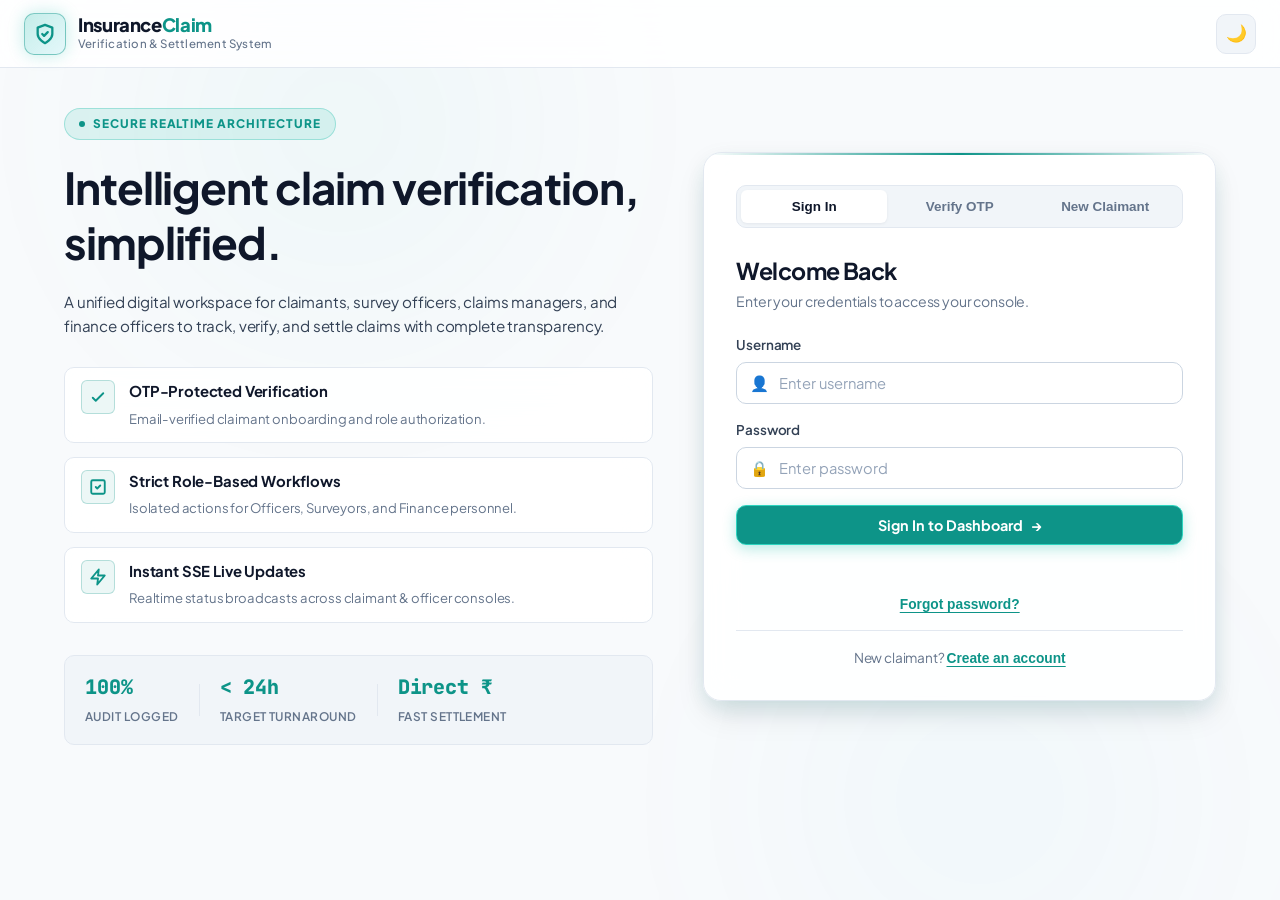
<file: backend/src/main/resources/static/index.html>
<!DOCTYPE html>
<html lang="en" data-theme="dark">
<head>
  <meta charset="UTF-8" />
  <meta name="viewport" content="width=device-width, initial-scale=1.0" />
  <meta name="color-scheme" content="dark light" />
  <title>Insurance Claim Verification System | Modern Real-Time Claim Operations</title>

  <!-- Modern Typography: Plus Jakarta Sans & JetBrains Mono -->
  <link rel="preconnect" href="https://fonts.googleapis.com" />
  <link rel="preconnect" href="https://fonts.gstatic.com" crossorigin />
  <link href="https://fonts.googleapis.com/css2?family=JetBrains+Mono:wght@400;500;600&family=Plus+Jakarta+Sans:wght@300;400;500;600;700;800&display=swap" rel="stylesheet" />

  <link rel="stylesheet" href="style.css?v=20260927" />

  <!-- Theme initialization to prevent Flash of Unstyled Content (FOUC) -->
  <script>
    (function () {
      try {
        const savedTheme = localStorage.getItem("claim_theme");
        const systemPrefersDark = window.matchMedia("(prefers-color-scheme: dark)").matches;
        const activeTheme = savedTheme ? savedTheme : (systemPrefersDark ? "dark" : "light");
        document.documentElement.setAttribute("data-theme", activeTheme);
        const metaTheme = document.querySelector('meta[name="color-scheme"]');
        if (metaTheme) metaTheme.content = activeTheme === "dark" ? "dark light" : "light dark";
      } catch (e) {}
    })();
  </script>
</head>
<body>

<!-- Ambient Background Glow Accents -->
<div class="ambient-glow glow-teal" aria-hidden="true"></div>
<div class="ambient-glow glow-cyan" aria-hidden="true"></div>

<!-- Global Top Header -->
<header class="app-header">
  <div class="header-inner">
    <div class="brand-wrap">
      <div class="brand-mark">
        <svg viewBox="0 0 24 24" width="22" height="22" fill="none" stroke="currentColor" stroke-width="2.5" stroke-linecap="round" stroke-linejoin="round">
          <path d="M12 22s8-4 8-10V5l-8-3-8 3v7c0 6 8 10 8 10z"></path>
          <path d="m9 12 2 2 4-4"></path>
        </svg>
      </div>
      <div>
        <div class="brand">Insurance<span class="brand-accent">Claim</span></div>
        <small class="brand-sub">Verification &amp; Settlement System</small>
      </div>
    </div>

    <div class="header-controls">
      <div id="liveBadge" class="live-badge hidden" title="Realtime SSE Synchronization Active">
        <span class="pulse-dot"></span>
        <span class="live-text">LIVE SYNC</span>
      </div>

      <button id="themeToggleBtn" class="theme-toggle-btn" type="button" aria-label="Toggle dark/light mode" title="Toggle theme">
        <span class="theme-icon icon-sun">☀️</span>
        <span class="theme-icon icon-moon">🌙</span>
      </button>
    </div>
  </div>
</header>

<main class="app-main">
  <!-- ================= AUTHENTICATION VIEW ================= -->
  <section id="authView" class="auth-shell">
    <div class="auth-intro">
      <div class="intro-badge">
        <span class="badge-dot"></span>
        <span>SECURE REALTIME ARCHITECTURE</span>
      </div>
      <h1>Intelligent claim verification, simplified.</h1>
      <p>A unified digital workspace for claimants, survey officers, claims managers, and finance officers to track, verify, and settle claims with complete transparency.</p>

      <div class="feature-list">
        <div class="feature-item">
          <div class="feature-icon">
            <svg viewBox="0 0 24 24" width="18" height="18" fill="none" stroke="currentColor" stroke-width="2.5" stroke-linecap="round" stroke-linejoin="round"><path d="m5 13 4 4L19 7"/></svg>
          </div>
          <div>
            <b>OTP-Protected Verification</b>
            <small>Email-verified claimant onboarding and role authorization.</small>
          </div>
        </div>
        <div class="feature-item">
          <div class="feature-icon">
            <svg viewBox="0 0 24 24" width="18" height="18" fill="none" stroke="currentColor" stroke-width="2.5" stroke-linecap="round" stroke-linejoin="round"><rect width="18" height="18" x="3" y="3" rx="2"/><path d="m9 12 2 2 4-4"/></svg>
          </div>
          <div>
            <b>Strict Role-Based Workflows</b>
            <small>Isolated actions for Officers, Surveyors, and Finance personnel.</small>
          </div>
        </div>
        <div class="feature-item">
          <div class="feature-icon">
            <svg viewBox="0 0 24 24" width="18" height="18" fill="none" stroke="currentColor" stroke-width="2.5" stroke-linecap="round" stroke-linejoin="round"><path d="M13 2 3 14h9l-1 8 10-12h-9l1-8z"/></svg>
          </div>
          <div>
            <b>Instant SSE Live Updates</b>
            <small>Realtime status broadcasts across claimant &amp; officer consoles.</small>
          </div>
        </div>
      </div>

      <div class="auth-stats-preview">
        <div class="preview-stat">
          <strong>100%</strong>
          <span>Audit Logged</span>
        </div>
        <div class="preview-stat-divider"></div>
        <div class="preview-stat">
          <strong>&lt; 24h</strong>
          <span>Target Turnaround</span>
        </div>
        <div class="preview-stat-divider"></div>
        <div class="preview-stat">
          <strong>Direct ₹</strong>
          <span>Fast Settlement</span>
        </div>
      </div>
    </div>

    <div class="auth-card">
      <div class="auth-tabs" role="tablist">
        <button class="tab active" data-view="loginPanel" role="tab" aria-selected="true">Sign In</button>
        <button class="tab" data-view="verifyPanel" role="tab" aria-selected="false">Verify OTP</button>
        <button class="tab" data-view="registerPanel" role="tab" aria-selected="false">New Claimant</button>
      </div>

      <!-- Login Panel -->
      <section id="loginPanel" class="auth-panel" role="tabpanel">
        <div class="panel-header">
          <h2>Welcome Back</h2>
          <p class="hint">Enter your credentials to access your console.</p>
        </div>
        <form id="loginForm" autocomplete="on">
          <div class="form-group">
            <label for="username">Username</label>
            <div class="input-wrap">
              <span class="input-icon">👤</span>
              <input id="username" placeholder="Enter username" autocomplete="username" required />
            </div>
          </div>
          <div class="form-group">
            <label for="password">Password</label>
            <div class="input-wrap">
              <span class="input-icon">🔒</span>
              <input id="password" type="password" placeholder="Enter password" autocomplete="current-password" required />
            </div>
          </div>
          <button class="btn btn-primary wide" type="submit">
            <span>Sign In to Dashboard</span>
            <span class="btn-arrow">→</span>
          </button>
        </form>
        <p id="loginMessage" class="message" role="status"></p>
        <div class="auth-links">
          <button type="button" class="link-button" data-view="forgotPanel">Forgot password?</button>
        </div>
        <div class="auth-note">
          New claimant? <button type="button" class="link-button" data-view="registerPanel">Create an account</button>
        </div>
      </section>

      <!-- Forgot Password Panel -->
      <section id="forgotPanel" class="auth-panel hidden" role="tabpanel">
        <div class="panel-header">
          <h2>Forgot Password</h2>
          <p class="hint">Enter your registered email and we will dispatch a 6-digit reset OTP.</p>
        </div>
        <form id="forgotForm">
          <div class="form-group">
            <label for="forgotEmail">Email Address</label>
            <div class="input-wrap">
              <span class="input-icon">✉️</span>
              <input id="forgotEmail" type="email" placeholder="name@example.com" autocomplete="email" required />
            </div>
          </div>
          <button class="btn btn-primary wide" type="submit">
            <span>Send Reset OTP</span>
            <span class="btn-arrow">→</span>
          </button>
        </form>
        <p id="forgotMessage" class="message" role="status"></p>
        <div class="auth-links">
          <button type="button" class="link-button" data-view="resetPasswordPanel">I already have an OTP</button>
          <span class="link-sep">·</span>
          <button type="button" class="link-button" data-view="loginPanel">Back to Login</button>
        </div>
      </section>

      <!-- Reset Password Panel -->
      <section id="resetPasswordPanel" class="auth-panel hidden" role="tabpanel">
        <div class="panel-header">
          <h2>Set New Password</h2>
          <p class="hint">Enter the OTP received on your email and choose a strong password.</p>
        </div>
        <form id="resetPasswordForm">
          <div class="form-group">
            <label for="resetEmail">Email Address</label>
            <div class="input-wrap">
              <span class="input-icon">✉️</span>
              <input id="resetEmail" type="email" autocomplete="email" placeholder="name@example.com" required />
            </div>
          </div>
          <div class="form-group">
            <label for="resetOtp">6-Digit OTP</label>
            <div class="input-wrap">
              <span class="input-icon">🔑</span>
              <input id="resetOtp" inputmode="numeric" maxlength="6" pattern="[0-9]{6}" placeholder="123456" class="mono-input" required />
            </div>
          </div>
          <div class="form-group">
            <label for="resetNewPassword">New Password</label>
            <div class="input-wrap">
              <span class="input-icon">🔒</span>
              <input id="resetNewPassword" type="password" minlength="6" autocomplete="new-password" placeholder="Min. 6 characters" required />
            </div>
          </div>
          <div class="form-group">
            <label for="resetConfirmPassword">Confirm New Password</label>
            <div class="input-wrap">
              <span class="input-icon">🔒</span>
              <input id="resetConfirmPassword" type="password" minlength="6" autocomplete="new-password" placeholder="Repeat password" required />
            </div>
          </div>
          <button class="btn btn-primary wide" type="submit">
            <span>Reset Password</span>
            <span class="btn-arrow">✓</span>
          </button>
        </form>
        <p id="resetMessage" class="message" role="status"></p>
        <div class="auth-links">
          <button type="button" class="link-button" data-view="forgotPanel">Request another OTP</button>
          <span class="link-sep">·</span>
          <button type="button" class="link-button" data-view="loginPanel">Back to Login</button>
        </div>
      </section>

      <!-- OTP Verification Panel -->
      <section id="verifyPanel" class="auth-panel hidden" role="tabpanel">
        <div class="panel-header">
          <h2>Verify Account Email</h2>
          <p class="hint">Enter the 6-digit confirmation code sent to your inbox.</p>
        </div>
        <form id="verifyForm">
          <div class="form-group">
            <label for="otpUsername">Username</label>
            <div class="input-wrap">
              <span class="input-icon">👤</span>
              <input id="otpUsername" placeholder="Enter your username" autocomplete="username" required />
            </div>
          </div>
          <div class="form-group">
            <label for="otp">6-Digit OTP</label>
            <div class="input-wrap">
              <span class="input-icon">🔑</span>
              <input id="otp" inputmode="numeric" maxlength="6" pattern="[0-9]{6}" placeholder="000000" class="mono-input" required />
            </div>
          </div>
          <button class="btn btn-primary wide" type="submit">
            <span>Verify &amp; Activate</span>
            <span class="btn-arrow">→</span>
          </button>
        </form>
        <div class="button-row">
          <button class="btn btn-secondary" id="resendOtpBtn" type="button">Resend Code</button>
        </div>
        <p id="otpMessage" class="message" role="status"></p>
        <div class="auth-links">
          <button type="button" class="link-button" data-view="loginPanel">Back to Login</button>
        </div>
      </section>

      <!-- Claimant Registration Panel -->
      <section id="registerPanel" class="auth-panel hidden" role="tabpanel">
        <div class="panel-header">
          <h2>Create Claimant Account</h2>
          <p class="hint">Claimants self-register. Staff accounts are provisioned by an Administrator.</p>
        </div>
        <form id="registerForm">
          <div class="form-group">
            <label for="regFullName">Full Name</label>
            <div class="input-wrap">
              <span class="input-icon">🪪</span>
              <input id="regFullName" placeholder="e.g. John Doe" required />
            </div>
          </div>
          <div class="form-group">
            <label for="regEmail">Email Address</label>
            <div class="input-wrap">
              <span class="input-icon">✉️</span>
              <input id="regEmail" type="email" placeholder="john@example.com" required />
            </div>
          </div>
          <div class="form-group">
            <label for="regUsername">Desired Username</label>
            <div class="input-wrap">
              <span class="input-icon">👤</span>
              <input id="regUsername" autocomplete="username" placeholder="johndoe" required />
            </div>
          </div>
          <div class="form-group">
            <label for="regPassword">Password</label>
            <div class="input-wrap">
              <span class="input-icon">🔒</span>
              <input id="regPassword" type="password" minlength="6" autocomplete="new-password" placeholder="At least 6 characters" required />
            </div>
          </div>
          <button class="btn btn-primary wide" type="submit">
            <span>Register &amp; Send Verification OTP</span>
            <span class="btn-arrow">→</span>
          </button>
        </form>
        <p id="registerMessage" class="message" role="status"></p>
        <div class="auth-note">
          Already registered? <button type="button" class="link-button" data-view="loginPanel">Sign in</button>
        </div>
      </section>
    </div>
  </section>

  <!-- ================= DASHBOARD VIEW ================= -->
  <section id="dashboardView" class="hidden dashboard-layout">
    <!-- Sidebar -->
    <aside class="sidebar">
      <div class="sidebar-brand">
        <div class="sidebar-shield">
          <svg viewBox="0 0 24 24" width="20" height="20" fill="none" stroke="currentColor" stroke-width="2.5" stroke-linecap="round" stroke-linejoin="round">
            <path d="M12 22s8-4 8-10V5l-8-3-8 3v7c0 6 8 10 8 10z"></path>
            <path d="m9 12 2 2 4-4"></path>
          </svg>
        </div>
        <div>
          <b>Insurance<span class="brand-accent">Claim</span></b>
          <small>Verification Engine</small>
        </div>
      </div>

      <div class="sidebar-profile">
        <div class="avatar" id="avatarLetter">U</div>
        <div class="profile-info">
          <b id="sidebarName">User</b>
          <span class="sidebar-role-badge" id="sidebarRole">Role</span>
        </div>
      </div>

      <nav id="sideNav" class="side-nav" aria-label="Main Navigation"></nav>

      <div class="sidebar-bottom">
        <button class="logout-side" id="logoutBtn" type="button" title="Sign out of console">
          <span class="logout-icon">↪</span>
          <span>Sign Out</span>
        </button>
      </div>
    </aside>

    <!-- Main Content Area -->
    <section class="dashboard-main">
      <div class="dashboard-top">
        <div class="heading-group">
          <span class="eyebrow">CONSOLE WORKSPACE</span>
          <h2 id="dashboardHeading">Dashboard</h2>
          <p id="userInfo" class="user-meta-line"></p>
        </div>
        <div class="top-actions">
          <span id="roleBadge" class="role-badge">USER</span>
          <button class="btn btn-secondary mobile-logout" id="mobileLogoutBtn" type="button">Logout</button>
        </div>
      </div>

      <!-- KPI Metrics Strip -->
      <div class="kpi-grid">
        <div class="kpi-card" tabindex="0">
          <div class="kpi-head">
            <span>Total Claims</span>
            <span class="kpi-icon kpi-teal">
              <svg viewBox="0 0 24 24" width="18" height="18" fill="none" stroke="currentColor" stroke-width="2"><path d="M14 2H6a2 2 0 0 0-2 2v16a2 2 0 0 0 2 2h12a2 2 0 0 0 2-2V8z"/><polyline points="14 2 14 8 20 8"/></svg>
            </span>
          </div>
          <div class="kpi-value" id="statTotal">0</div>
          <div class="kpi-sub">Registered across portfolio</div>
        </div>

        <div class="kpi-card" tabindex="0">
          <div class="kpi-head">
            <span>Under Review</span>
            <span class="kpi-icon kpi-amber">
              <svg viewBox="0 0 24 24" width="18" height="18" fill="none" stroke="currentColor" stroke-width="2"><circle cx="12" cy="12" r="10"/><polyline points="12 6 12 12 16 14"/></svg>
            </span>
          </div>
          <div class="kpi-value text-amber" id="statPending">0</div>
          <div class="kpi-sub">Awaiting Officer/Survey action</div>
        </div>

        <div class="kpi-card" tabindex="0">
          <div class="kpi-head">
            <span>Approved</span>
            <span class="kpi-icon kpi-cyan">
              <svg viewBox="0 0 24 24" width="18" height="18" fill="none" stroke="currentColor" stroke-width="2"><path d="M22 11.08V12a10 10 0 1 1-5.93-9.14"/><polyline points="22 4 12 14.01 9 11.01"/></svg>
            </span>
          </div>
          <div class="kpi-value text-cyan" id="statApproved">0</div>
          <div class="kpi-sub">Ready for settlement payout</div>
        </div>

        <div class="kpi-card" tabindex="0">
          <div class="kpi-head">
            <span>Disbursed Amount</span>
            <span class="kpi-icon kpi-emerald">₹</span>
          </div>
          <div class="kpi-value text-emerald mono-value" id="statSettled">₹0</div>
          <div class="kpi-sub">Total settled to claimants</div>
        </div>
      </div>

      <!-- ================= VIEW: OVERVIEW ================= -->
      <section id="view-overview" class="dash-view">
        <div class="dashboard-welcome">
          <div class="welcome-text-wrap">
            <span class="eyebrow">WELCOME BACK</span>
            <h3 id="welcomeTitle">Welcome</h3>
            <p id="welcomeText">Your claim journey is ready.</p>
          </div>
          <div class="welcome-quick-badge">
            <span class="badge-dot pulse-teal"></span>
            <span>All systems nominal</span>
          </div>
        </div>

        <div class="overview-focus">
          <article class="current-claim-card">
            <div class="section-head-line">
              <div>
                <span class="eyebrow">HIGHLIGHTED CLAIM</span>
                <h3 id="currentClaimTitle" class="mono-title">No active claim</h3>
              </div>
              <span id="currentClaimStatus" class="status status-muted">—</span>
            </div>

            <div class="claim-focus-body">
              <div class="claim-facts">
                <div class="fact-box">
                  <span class="fact-label">Policy Number</span>
                  <strong id="currentPolicy" class="mono-value">—</strong>
                </div>
                <div class="fact-box">
                  <span class="fact-label">Claim Amount</span>
                  <strong id="currentAmount" class="mono-value fact-highlight">—</strong>
                </div>
                <div class="fact-box">
                  <span class="fact-label">Incident Type</span>
                  <strong id="currentIncident">—</strong>
                </div>
                <button id="currentClaimButton" class="btn btn-primary" type="button">
                  <span>View Claims</span>
                  <span class="btn-arrow">→</span>
                </button>
              </div>

              <div class="journey-wrap">
                <div class="journey-header-label">Workflow Progress Pipeline</div>
                <div id="claimJourney" class="claim-journey"></div>
                <div class="journey-caption">
                  <span id="journeyCurrentText">No claim selected</span>
                  <span id="journeyNextText"></span>
                </div>
              </div>
            </div>
          </article>

          <aside class="dashboard-side-card">
            <div class="side-card-top">
              <div class="mini-icon">✦</div>
              <span class="eyebrow">PORTFOLIO ACTIVITY</span>
            </div>
            <strong id="glanceCount" class="glance-counter">0 claims</strong>
            <p id="glanceText">Your latest claim updates will appear here.</p>
            <div id="recentUpdate" class="recent-update">No recent update.</div>
          </aside>
        </div>

        <div class="dashboard-bottom">
          <div class="panel quick-panel">
            <div class="panel-head">
              <div>
                <h3>Role Fast Actions</h3>
                <p>One-click shortcuts tailored to your credentials</p>
              </div>
            </div>
            <div id="quickActions" class="quick-grid"></div>
          </div>

          <div class="panel reassurance-panel">
            <div class="reassurance-glow"></div>
            <span class="eyebrow">STANDARDIZED TIMELINE</span>
            <h3>Simple. Transparent. Auditable.</h3>
            <p>Every transition is cryptographically logged with actor IDs, timestamps, and settlement audit trails.</p>
            <div class="tiny-journey">
              <span>Submit</span><i></i>
              <span>Verify</span><i></i>
              <span>Survey</span><i></i>
              <span>Approve</span><i></i>
              <span>Settle</span>
            </div>
          </div>
        </div>
      </section>

      <!-- ================= VIEW: USERS (ADMIN ONLY) ================= -->
      <section id="view-users" class="dash-view hidden">
        <div class="page-heading">
          <div>
            <span class="eyebrow">ADMINISTRATION CONSOLE</span>
            <h2>Staff Access Control</h2>
            <p>Provision and govern authorized staff accounts across Claim Officers, Surveyors, and Finance Officers.</p>
          </div>
          <button class="btn btn-secondary" id="refreshUsersBtn" type="button">
            <span>Refresh Staff</span>
            <span class="btn-icon">↻</span>
          </button>
        </div>

        <div class="card form-card">
          <div class="section-heading">
            <div>
              <h3>Provision New Staff Account</h3>
              <p class="hint">Staff accounts cannot self-register. An activation OTP is sent immediately to the staff member's email.</p>
            </div>
          </div>
          <form id="userForm">
            <div class="grid2">
              <div class="form-group">
                <label for="newFullName">Staff Full Name</label>
                <div class="input-wrap">
                  <span class="input-icon">🪪</span>
                  <input id="newFullName" placeholder="e.g. Ramesh Kumar" required />
                </div>
              </div>
              <div class="form-group">
                <label for="newEmail">Corporate Email</label>
                <div class="input-wrap">
                  <span class="input-icon">✉️</span>
                  <input id="newEmail" type="email" placeholder="ramesh@insurance.com" required />
                </div>
              </div>
              <div class="form-group">
                <label for="newUsername">Portal Username</label>
                <div class="input-wrap">
                  <span class="input-icon">👤</span>
                  <input id="newUsername" placeholder="ramesh_officer" required />
                </div>
              </div>
              <div class="form-group">
                <label for="newPassword">Temporary Password</label>
                <div class="input-wrap">
                  <span class="input-icon">🔒</span>
                  <input id="newPassword" type="password" minlength="6" placeholder="Min 6 characters" required />
                </div>
              </div>
            </div>
            <div class="form-group">
              <label for="newRole">Operational Role Assignment</label>
              <select id="newRole" required>
                <option value="CLAIM_OFFICER">Claim Officer (Verification &amp; Fraud Review)</option>
                <option value="SURVEYOR">Surveyor (Loss Assessment &amp; Inspection)</option>
                <option value="FINANCE_OFFICER">Finance Officer (Settlement &amp; Disbursal)</option>
              </select>
            </div>
            <button class="btn btn-primary" type="submit">
              <span>Create Staff Account &amp; Send OTP</span>
              <span class="btn-arrow">→</span>
            </button>
            <span id="userMessage" class="message" role="status"></span>
          </form>
        </div>

        <div class="card">
          <div class="section-heading">
            <div>
              <h3>Authorized Staff Directory</h3>
              <p class="hint">Active personnel can process assigned steps; deactivated accounts cannot sign in.</p>
            </div>
          </div>
          <div id="usersList" class="users-list"></div>
        </div>
      </section>

      <!-- ================= VIEW: CHANGE PASSWORD ================= -->
      <section id="view-password" class="dash-view hidden">
        <div class="page-heading">
          <div>
            <span class="eyebrow">ACCOUNT INTEGRITY</span>
            <h2>Change Password</h2>
            <p>Update your authentication password to ensure session security.</p>
          </div>
        </div>
        <div class="card form-card password-card">
          <form id="changePasswordForm">
            <div class="form-group">
              <label for="currentPassword">Current Password</label>
              <div class="input-wrap">
                <span class="input-icon">🔒</span>
                <input id="currentPassword" type="password" autocomplete="current-password" placeholder="Enter current password" required />
              </div>
            </div>
            <div class="form-group">
              <label for="newPasswordChange">New Password</label>
              <div class="input-wrap">
                <span class="input-icon">🔑</span>
                <input id="newPasswordChange" type="password" minlength="6" autocomplete="new-password" placeholder="Choose a strong password" required />
              </div>
            </div>
            <div class="form-group">
              <label for="confirmPasswordChange">Confirm New Password</label>
              <div class="input-wrap">
                <span class="input-icon">🔑</span>
                <input id="confirmPasswordChange" type="password" minlength="6" autocomplete="new-password" placeholder="Retype new password" required />
              </div>
            </div>
            <button class="btn btn-primary" type="submit">
              <span>Update Password</span>
              <span class="btn-arrow">✓</span>
            </button>
            <span id="changePasswordMessage" class="message" role="status"></span>
          </form>
        </div>
      </section>

      <!-- ================= VIEW: SUBMIT CLAIM (CLAIMANT ONLY) ================= -->
      <section id="view-claim" class="dash-view hidden">
        <div class="page-heading">
          <div>
            <span class="eyebrow">CLAIM INTAKE</span>
            <h2>Submit New Claim</h2>
            <p>Provide verified policy details, financial loss estimate, and upload supporting proof.</p>
          </div>
        </div>
        <div class="card form-card">
          <form id="claimForm">
            <div class="grid2">
              <div class="form-group">
                <label for="policyNumber">Policy Number</label>
                <div class="input-wrap">
                  <span class="input-icon">📜</span>
                  <input id="policyNumber" required placeholder="POL-5001" class="mono-input" />
                </div>
              </div>
              <div class="form-group">
                <label for="amount">Estimated Claim Amount (₹)</label>
                <div class="input-wrap">
                  <span class="input-icon">₹</span>
                  <input id="amount" type="number" min="1" step="0.01" required placeholder="150000" class="mono-input" />
                </div>
              </div>
            </div>
            <div class="form-group">
              <label for="description">Incident Summary &amp; Loss Details</label>
              <textarea id="description" rows="4" required placeholder="Describe the incident date, damages observed, and underlying cause..."></textarea>
            </div>
            <div class="form-group">
              <label for="document">Supporting Document (Bills, Photos, Survey Reports)</label>
              <div class="file-upload-zone" id="fileUploadZone">
                <div class="file-zone-icon">📁</div>
                <div class="file-zone-text">
                  <span class="file-zone-prompt"><b>Click to browse</b> or drag and drop</span>
                  <small>PDF, PNG, JPG, JPEG, DOC, DOCX up to 10MB</small>
                </div>
                <input id="document" type="file" required accept=".pdf,.png,.jpg,.jpeg,.doc,.docx" />
                <div id="fileSelectedBadge" class="file-selected-badge hidden">
                  <span class="doc-icon">📄</span>
                  <span id="selectedFileName">No file selected</span>
                </div>
              </div>
            </div>
            <button class="btn btn-primary" type="submit">
              <span>Submit Claim for Review</span>
              <span class="btn-arrow">→</span>
            </button>
            <span id="submitMessage" class="message" role="status"></span>
          </form>
        </div>
      </section>

      <!-- ================= VIEW: CLAIMS LIST ================= -->
      <section id="view-claims" class="dash-view hidden">
        <div class="page-heading">
          <div>
            <span class="eyebrow">CLAIMS REGISTRY</span>
            <h2 id="claimsTitle">Claims</h2>
            <p id="claimsHint">Track current state, actions, and workflow history.</p>
          </div>
          <button class="btn btn-secondary" id="refreshBtn" type="button">
            <span>Refresh Claims</span>
            <span class="btn-icon">↻</span>
          </button>
        </div>

        <!-- Claims Search & Filter Bar -->
        <div class="claims-toolbar">
          <div class="search-box">
            <span class="search-icon">🔍</span>
            <input id="claimSearchInput" type="text" placeholder="Search by claim ID, policy, claimant, description..." aria-label="Search claims" />
            <button id="clearSearchBtn" class="clear-search-btn hidden" type="button" aria-label="Clear search">✕</button>
          </div>
          <div class="filter-group" id="claimFilterGroup">
            <button class="filter-chip active" data-filter="ALL" type="button">All Claims</button>
            <button class="filter-chip" data-filter="PENDING" type="button">Under Review</button>
            <button class="filter-chip" data-filter="APPROVED" type="button">Approved</button>
            <button class="filter-chip" data-filter="SETTLED" type="button">Settled</button>
            <button class="filter-chip" data-filter="REJECTED" type="button">Rejected / Fraud</button>
          </div>
        </div>

        <div class="claims-list-counter" id="claimsCountBar">Showing all claims</div>

        <div id="claimsList" class="claims-list"></div>
      </section>
    </section>
  </section>
</main>

<!-- ================= ACTION CONFIRMATION MODAL ================= -->
<div id="actionModal" class="action-modal hidden" role="dialog" aria-modal="true" aria-labelledby="actionModalTitle">
  <div class="action-modal-backdrop"></div>
  <div class="action-modal-card">
    <div class="modal-icon" id="actionModalIcon">!</div>
    <div class="modal-content">
      <span class="eyebrow">CONFIRM WORKFLOW ACTION</span>
      <h3 id="actionModalTitle">Confirm</h3>
      <p id="actionModalClaim" class="modal-claim mono-text"></p>
      <p id="actionModalMessage" class="modal-message"></p>

      <div id="settlementFields" class="settlement-fields hidden">
        <div class="settlement-heading">
          <span class="settle-badge">FINANCE</span>
          <span>Payment Settlement Execution</span>
        </div>
        <div class="settlement-grid">
          <div class="form-group">
            <label for="paymentMethod">Payment Method</label>
            <select id="paymentMethod">
              <option value="">Select payment method</option>
              <option value="BANK_TRANSFER">Bank Transfer (NEFT/RTGS/IMPS)</option>
              <option value="UPI">Instant UPI</option>
              <option value="CHEQUE">Corporate Cheque</option>
            </select>
          </div>
          <div class="form-group">
            <label for="settlementAmount">Settlement Amount (₹)</label>
            <input id="settlementAmount" type="number" min="0.01" step="0.01" class="mono-input" />
          </div>
        </div>
        <div class="form-group">
          <label for="transactionReference">Transaction / UTR Reference</label>
          <input id="transactionReference" maxlength="120" placeholder="e.g. UTR-20260927-48200192" class="mono-input" />
        </div>
        <p class="settlement-hint">Settlement date and finance officer credentials will be logged directly to the audit stream.</p>
      </div>

      <div class="form-group">
        <label for="actionModalNote">Optional Audit Note</label>
        <textarea id="actionModalNote" rows="3" placeholder="Add an optional comment for the claim audit ledger..."></textarea>
      </div>

      <div class="modal-actions">
        <button type="button" class="btn btn-secondary" id="actionCancelBtn">Cancel</button>
        <button type="button" class="btn modal-confirm btn-primary" id="actionConfirmBtn">Confirm</button>
      </div>
    </div>
  </div>
</div>

<!-- ================= INLINE DOCUMENT PREVIEW MODAL ================= -->
<div id="docPreviewModal" class="doc-modal hidden" role="dialog" aria-modal="true" aria-labelledby="docPreviewTitle">
  <div class="doc-modal-backdrop" id="docModalBackdrop"></div>
  <div class="doc-modal-card">
    <div class="doc-modal-header">
      <div class="doc-modal-title-group">
        <div class="doc-modal-icon">📄</div>
        <div>
          <h3 id="docPreviewTitle">Document Preview</h3>
          <p id="docPreviewMeta" class="doc-modal-sub">Loading file details...</p>
        </div>
      </div>
      <div class="doc-modal-actions">
        <a id="docPreviewDownloadBtn" class="btn btn-secondary btn-sm" href="#" download>Download ⤓</a>
        <a id="docPreviewNewTabBtn" class="btn btn-secondary btn-sm" href="#" target="_blank" rel="noopener">Open Tab ↗</a>
        <button id="docPreviewCloseBtn" class="modal-close-btn" type="button" aria-label="Close document preview">✕</button>
      </div>
    </div>
    <div id="docPreviewContent" class="doc-modal-body">
      <div class="doc-loading-spinner">Loading document...</div>
    </div>
  </div>
</div>

<!-- Toast Floating Notification -->
<div id="toast" class="toast hidden" role="alert" aria-live="polite">
  <span id="toastIcon" class="toast-icon">✓</span>
  <span id="toastMessage"></span>
</div>

<script src="api-config.js?v=20260927"></script>
<script src="script.js?v=20260927"></script>
</body>
</html>
</file>
<file: frontend/style.css>
:root{
  --navy:#102b56;--navy-2:#173a70;--blue:#2e6cf6;--blue-soft:#edf4ff;--teal:#18a99b;--mint:#e8faf6;
  --ink:#172c49;--muted:#71819a;--line:#e4eaf3;--white:#fff;--bg:#f5f8fc;--purple:#7658e8;--orange:#f3a443;
  --red:#d85a66;--shadow:0 18px 45px rgba(27,55,92,.08);--radius:20px
}
*{box-sizing:border-box}html,body{margin:0;min-height:100%;font-family:Inter,ui-sans-serif,system-ui,-apple-system,"Segoe UI",sans-serif;color:var(--ink);background:var(--bg)}button,input,select,textarea{font:inherit}button{cursor:pointer;border:0}button:disabled{opacity:.55;cursor:not-allowed}.hidden{display:none!important}
.app-header{display:none}.header-inner{width:min(1180px,calc(100% - 40px));margin:auto;display:flex;justify-content:space-between;align-items:center}.brand-wrap{display:flex;align-items:center;gap:10px}.brand-mark{width:38px;height:38px;border-radius:12px;background:linear-gradient(135deg,#2e6cf6,#19b5a5);color:#fff;display:grid;place-items:center;font-weight:900}.brand{font-weight:800}.live-badge{font-size:11px;font-weight:800;color:#18866f;background:#e5f8f2;padding:8px 11px;border-radius:999px}
.eyebrow{font-size:10px;letter-spacing:.16em;text-transform:uppercase;font-weight:800;color:#6c82a0}.hint{color:var(--muted);font-size:13px;line-height:1.5}.message{min-height:18px;font-size:12px;margin:10px 0;color:#b23b3b}.link-button{background:none;color:var(--blue);padding:0;font-weight:700}.wide{width:100%}
.auth-shell{width:min(1120px,calc(100% - 36px));min-height:100vh;margin:auto;display:grid;grid-template-columns:1.05fr .95fr;align-items:center;gap:70px;padding:45px 0}.auth-intro h1{font-size:52px;line-height:1.05;letter-spacing:-.04em;margin:14px 0 18px;max-width:600px}.auth-intro>p{font-size:16px;line-height:1.7;color:var(--muted);max-width:560px}.feature-list{margin-top:35px;display:grid;gap:15px}.feature-list>div{display:flex;gap:12px;align-items:center}.feature-list>div>span{width:34px;height:34px;border-radius:11px;background:var(--mint);color:#168c7f;display:grid;place-items:center;font-weight:900}.feature-list b{display:block;font-size:13px}.feature-list small{color:var(--muted);font-size:11px}.auth-card{background:#fff;border:1px solid var(--line);border-radius:24px;box-shadow:var(--shadow);overflow:hidden}.auth-tabs{display:grid;grid-template-columns:repeat(3,1fr);border-bottom:1px solid var(--line)}.tab{padding:17px 8px;background:#fff;color:#7a8aa2;font-size:12px;font-weight:800}.tab.active{color:var(--blue);box-shadow:inset 0 -3px var(--blue)}.auth-panel{padding:32px}.auth-panel h2{margin:0 0 5px;font-size:27px;letter-spacing:-.02em}.auth-panel form{display:flex;flex-direction:column;gap:8px;margin-top:22px}.auth-panel label,.card label,.modal-content label{font-size:11px;font-weight:800;color:#415674;margin-top:4px}.auth-panel input,.auth-panel select,.card input,.card select,.card textarea,.modal-content input,.modal-content select,.modal-content textarea{width:100%;border:1px solid #dce4ef;background:#fbfcfe;border-radius:11px;padding:12px 13px;outline:none;color:var(--ink)}.auth-panel input:focus,.card input:focus,.card select:focus,.card textarea:focus,.modal-content input:focus,.modal-content select:focus,.modal-content textarea:focus{border-color:#8eafff;box-shadow:0 0 0 4px rgba(46,108,246,.09)}.primary{background:var(--blue);color:#fff;padding:12px 17px;border-radius:11px;font-weight:800}.secondary{background:#fff;color:#36516f;border:1px solid #dce5f0;padding:10px 14px;border-radius:10px;font-weight:800}.auth-note{text-align:center;color:var(--muted);font-size:11px;margin-top:18px}.auth-links{text-align:center;margin-top:14px;font-size:11px;color:var(--muted)}.button-row{display:flex;justify-content:center;margin-top:12px}
.dashboard-layout{min-height:100vh;display:grid;grid-template-columns:250px 1fr;background:#f6f8fc}.sidebar{position:sticky;top:0;height:100vh;background:linear-gradient(180deg,#0f2850 0%,#112f5c 65%,#0c2447 100%);color:#fff;padding:24px 16px;display:flex;flex-direction:column}.sidebar-brand{display:flex;align-items:center;gap:10px;padding:4px 8px 25px}.sidebar-brand b{display:block;font-size:13px}.sidebar-brand small{display:block;color:#9fb4d1;font-size:9px;margin-top:3px}.sidebar-shield{width:38px;height:38px;border-radius:13px;background:linear-gradient(135deg,#2d72f8,#21b6a5);display:grid;place-items:center;font-weight:900;box-shadow:0 8px 22px rgba(0,0,0,.18)}.sidebar-profile{display:flex;gap:10px;align-items:center;padding:13px 10px;background:rgba(255,255,255,.07);border:1px solid rgba(255,255,255,.07);border-radius:15px;margin-bottom:18px}.avatar{width:34px;height:34px;border-radius:11px;background:#fff;color:var(--navy);display:grid;place-items:center;font-weight:900}.sidebar-profile b{display:block;font-size:11px}.sidebar-profile small{display:block;color:#9fb4d1;font-size:9px;margin-top:3px}.side-nav{display:grid;gap:6px}.nav-item{display:flex;align-items:center;gap:11px;text-align:left;width:100%;background:transparent;color:#b9c9de;padding:12px 12px;border-radius:11px;font-size:11px;font-weight:700}.nav-item:hover,.nav-item.active{background:linear-gradient(90deg,#2f6ff0,#3f7cf5);color:#fff;box-shadow:0 9px 22px rgba(46,108,246,.22)}.nav-icon{width:18px;text-align:center;font-size:15px}.logout-side{margin-top:auto;background:transparent;color:#b9c9de;text-align:left;padding:12px;border-radius:11px;font-size:11px;font-weight:700}.logout-side:hover{background:rgba(255,255,255,.08);color:#fff}.dashboard-main{padding:28px 34px 36px;max-width:1500px;width:100%;margin:auto}.dashboard-top{display:flex;justify-content:space-between;align-items:flex-start;margin-bottom:23px}.dashboard-top h2{margin:4px 0 2px;font-size:28px;letter-spacing:-.03em}.dashboard-top p{margin:0;color:var(--muted);font-size:11px}.top-actions{display:flex;align-items:center;gap:10px}.role-badge{font-size:9px;font-weight:900;letter-spacing:.08em;padding:8px 10px;background:#eaf1ff;color:#3567d6;border-radius:999px}.mobile-logout{display:none}
.dashboard-welcome{min-height:165px;border:1px solid #dce7f5;border-radius:22px;background:linear-gradient(105deg,#f4f8ff 0%,#eaf4ff 55%,#e9fbf7 100%);padding:27px 31px;display:flex;justify-content:space-between;align-items:center;overflow:hidden;position:relative}.dashboard-welcome h3{font-size:31px;margin:7px 0 5px;letter-spacing:-.04em}.dashboard-welcome p{margin:0;color:#657995;font-size:13px}.welcome-art{width:210px;height:130px;position:relative}.art-shield{position:absolute;right:45px;top:19px;width:86px;height:98px;border-radius:44px 44px 32px 32px;background:linear-gradient(145deg,#2d70f3,#18a899);color:#fff;display:grid;place-items:center;font-size:35px;font-weight:900;box-shadow:0 18px 35px rgba(46,108,246,.2);clip-path:polygon(50% 0,90% 15%,83% 67%,50% 100%,17% 67%,10% 15%)}.art-orbit{position:absolute;border:1px solid rgba(46,108,246,.25);border-radius:50%}.orbit-one{width:170px;height:80px;right:0;top:30px;transform:rotate(-18deg)}.orbit-two{width:125px;height:58px;right:30px;top:48px;transform:rotate(24deg)}
.overview-focus{display:grid;grid-template-columns:minmax(0,1fr) 250px;gap:18px;margin-top:18px}.current-claim-card,.dashboard-side-card,.panel,.card{background:#fff;border:1px solid var(--line);border-radius:20px;box-shadow:var(--shadow)}.current-claim-card{padding:23px}.section-head-line{display:flex;justify-content:space-between;align-items:flex-start;gap:15px}.section-head-line h3{margin:5px 0 0;font-size:23px;letter-spacing:-.02em}.claim-focus-body{display:grid;grid-template-columns:190px 1fr;gap:25px;margin-top:21px}.claim-facts{display:flex;flex-direction:column;gap:14px}.claim-facts div{padding-bottom:11px;border-bottom:1px solid #edf1f6}.claim-facts span{display:block;color:#8594aa;font-size:9px;text-transform:uppercase;letter-spacing:.08em;font-weight:800}.claim-facts strong{display:block;font-size:13px;margin-top:4px}.claim-facts button{margin-top:auto;width:fit-content}.journey-wrap{position:relative;padding:22px 8px 0}.journey-line{position:absolute;left:8%;right:8%;top:42px;height:3px;background:#e4eaf2;border-radius:5px}.claim-journey{display:grid;grid-template-columns:repeat(5,1fr);position:relative;z-index:1}.journey-step{display:flex;flex-direction:column;align-items:center;gap:8px;color:#8d9aae;text-align:center}.journey-step span{width:40px;height:40px;border-radius:50%;display:grid;place-items:center;background:#f3f6fa;border:5px solid #fff;box-shadow:0 0 0 1px #dce4ee;font-size:13px;font-weight:900}.journey-step small{font-size:9px;font-weight:800;line-height:1.3}.journey-step.done span{background:#e8faf6;color:#149987;box-shadow:0 0 0 1px #b9e9df}.journey-step.current span{background:var(--blue);color:#fff;box-shadow:0 0 0 4px #dce7ff}.journey-step.current small{color:#315fae}.journey-caption{display:flex;justify-content:space-between;margin-top:24px;color:#687b96;font-size:10px}.dashboard-side-card{padding:24px;background:linear-gradient(165deg,#fff,#f3f7ff)}.mini-icon{width:38px;height:38px;border-radius:13px;background:#e8f0ff;color:var(--blue);display:grid;place-items:center;font-weight:900;margin-bottom:20px}.dashboard-side-card strong{display:block;font-size:25px;margin:8px 0}.dashboard-side-card p{font-size:11px;line-height:1.6;color:var(--muted);margin:0 0 18px}.recent-update{border-top:1px solid #e2e8f1;padding-top:15px;font-size:11px}.recent-update b{display:block;color:#1b4e96}.recent-update span{display:block;color:#71819a;margin-top:3px}.recent-update time{display:block;color:#a0adbd;font-size:9px;margin-top:5px}.dashboard-bottom{display:grid;grid-template-columns:1fr 1fr;gap:18px;margin-top:18px}.panel{padding:20px}.panel-head{display:flex;justify-content:space-between;align-items:center}.panel-head h3{margin:0;font-size:16px}.panel-head p{margin:4px 0 0;color:var(--muted);font-size:10px}.quick-grid{display:grid;grid-template-columns:repeat(3,1fr);gap:10px;margin-top:16px}.quick-btn{background:#f7f9fd;border:1px solid #e5ebf3;color:#29496e;border-radius:13px;padding:14px 11px;text-align:left;min-height:82px}.quick-btn:hover{border-color:#b9cdf8;background:#f2f6ff}.quick-btn strong{display:block;font-size:10px}.quick-btn small{display:block;color:#8391a5;font-size:9px;line-height:1.4;margin-top:6px}.reassurance-panel{background:linear-gradient(135deg,#122f5c,#1d477d);color:#fff;position:relative;overflow:hidden}.reassurance-panel:after{content:"";position:absolute;width:170px;height:170px;border:1px solid rgba(255,255,255,.13);border-radius:50%;right:-55px;bottom:-85px}.reassurance-panel .eyebrow{color:#9db9e1}.reassurance-panel h3{font-size:22px;margin:8px 0}.reassurance-panel p{color:#c7d5e8;font-size:11px;line-height:1.6;max-width:390px}.tiny-journey{display:flex;align-items:center;gap:7px;margin-top:22px;font-size:8px;font-weight:800;color:#dce7f7}.tiny-journey i{height:1px;width:18px;background:#6f91bc}
.status{display:inline-block;padding:7px 10px;border-radius:999px;font-size:9px;font-weight:900;text-transform:uppercase}.status.submitted{background:#eaf3ff;color:#2f6dc7}.status.verified{background:#e7faf6;color:#168d7c}.status.survey-completed{background:#fff4df;color:#b77716}.status.approved{background:#e8f8ee;color:#28774d}.status.settled{background:#f0eaff;color:#7251b7}.status.rejected{background:#ffe8ea;color:#a33f49}.status.fraud-review{background:#fff1d5;color:#9a6718}.status-muted{background:#eef2f6;color:#7b8797}
.page-heading{display:flex;justify-content:space-between;align-items:end;margin-bottom:18px}.page-heading h2{margin:4px 0;font-size:28px}.page-heading p{margin:0;color:var(--muted);font-size:12px}.card{padding:24px;margin-bottom:18px}.section-heading{display:flex;justify-content:space-between;gap:20px;align-items:center}.section-heading h3{margin:0;font-size:19px}.grid2{display:grid;grid-template-columns:1fr 1fr;gap:15px}.card form{display:flex;flex-direction:column;gap:8px}.users-list{margin-top:18px;border-top:1px solid var(--line)}.user-row{display:flex;justify-content:space-between;gap:15px;align-items:center;padding:14px 0;border-bottom:1px solid var(--line)}.user-row div:first-child{display:flex;flex-direction:column;gap:4px}.user-row span{font-size:11px;color:var(--muted)}.user-status{padding:6px 9px;border-radius:999px;font-size:9px;font-weight:900}.user-status.active{background:#e7f8ee;color:#28774d}.user-status.inactive{background:#ffe8ea;color:#a33f49}.small{padding:7px 10px;margin-left:8px;font-size:10px}.small.danger{background:#b84d59;color:#fff}.small.success{background:#28774d;color:#fff}.claims-list{display:grid;gap:14px}.claim-card{background:#fff;border:1px solid var(--line);border-radius:18px;padding:19px;box-shadow:var(--shadow)}.claim-top{display:flex;justify-content:space-between;align-items:center;gap:15px}.claim-top h4{margin:0;font-size:18px}.meta{display:grid;grid-template-columns:repeat(2,minmax(0,1fr));gap:8px 20px;margin:15px 0;color:#5c708b;font-size:11px}.actions{display:flex;flex-wrap:wrap;gap:8px}.actions button{padding:9px 12px}.actions .danger{background:#b84d59;color:#fff}.actions .success{background:#28774d;color:#fff}.progress{margin:15px 0}.progress-label{font-size:10px;font-weight:900;color:#71829a}.steps{display:flex;flex-wrap:wrap;gap:5px;margin-top:7px}.step{font-size:8px;padding:5px 7px;border:1px solid #dce4ee;border-radius:6px;color:#7b8aa0}.step.done{background:#e8faf6;color:#287b70}.step.current{background:#eaf1ff;color:#3265bd;font-weight:900}.history{margin-top:15px;padding-top:12px;border-top:1px solid var(--line)}.history-item{font-size:11px;padding:6px 0;color:#60738d}.payment-summary{margin:14px 0;padding:14px;border:1px solid #e1e8f0;border-radius:12px;background:#f8fafc}.payment-summary-title{font-size:10px;font-weight:900;text-transform:uppercase;color:#667a94;margin-bottom:9px}.payment-grid{display:grid;grid-template-columns:repeat(4,minmax(0,1fr));gap:12px}.payment-grid span{display:block;font-size:8px;color:#8a98aa;text-transform:uppercase}.payment-grid strong{display:block;font-size:11px;margin-top:3px}.payment-pending{font-size:11px;color:#65778f}.empty{padding:28px;text-align:center;color:#7d8ba0;background:#f7f9fc;border-radius:12px}.form-card{max-width:850px}.password-card{max-width:560px}.password-card form{display:flex;flex-direction:column;gap:8px}.password-card form button{margin-top:8px}
.action-modal{position:fixed;inset:0;background:rgba(10,25,48,.58);display:flex;align-items:center;justify-content:center;padding:20px;z-index:1000;backdrop-filter:blur(6px)}.action-modal-card{width:min(560px,100%);background:#fff;border-radius:20px;box-shadow:0 25px 80px rgba(0,0,0,.25);display:flex;gap:18px;padding:25px}.modal-icon{width:42px;height:42px;min-width:42px;border-radius:13px;background:#eaf1ff;color:var(--blue);display:grid;place-items:center;font-weight:900}.modal-content{flex:1}.modal-content h3{margin:3px 0 6px;font-size:24px}.modal-claim{margin:0 0 10px;font-weight:800;color:#27569a;font-size:11px}.modal-message{margin:0 0 14px;color:#65778f;font-size:12px;line-height:1.55}.modal-content textarea{min-height:85px}.modal-actions{display:flex;justify-content:flex-end;gap:9px;margin-top:16px}.modal-confirm{min-width:130px}.modal-confirm.success{background:#28774d;color:#fff}.modal-confirm.danger{background:#b84d59;color:#fff}.modal-confirm.primary{background:var(--blue);color:#fff}.settlement-fields{margin:14px 0 4px;padding:16px;border:1px solid #dce5ee;border-radius:12px;background:#f7f9fc}.settlement-heading{font-size:11px;font-weight:900;color:#425a77;margin-bottom:10px;text-transform:uppercase}.settlement-grid{display:grid;grid-template-columns:1fr 1fr;gap:12px}.settlement-hint{margin:8px 0 0;color:#8290a2;font-size:10px;line-height:1.4}
.toast{position:fixed;right:24px;bottom:24px;background:#102b56;color:#fff;padding:13px 17px;border-radius:12px;box-shadow:0 12px 30px rgba(0,0,0,.18);max-width:360px;z-index:1001;font-size:12px}
@media(max-width:1050px){.overview-focus{grid-template-columns:1fr}.dashboard-side-card{display:none}.dashboard-bottom{grid-template-columns:1fr}.auth-shell{gap:35px}.auth-intro h1{font-size:43px}}
@media(max-width:850px){.dashboard-layout{grid-template-columns:1fr}.sidebar{position:relative;height:auto;padding:12px 15px}.sidebar-profile{display:none}.side-nav{display:flex;overflow:auto}.nav-item{width:auto;white-space:nowrap}.logout-side{display:none}.mobile-logout{display:block}.dashboard-main{padding:22px 18px}.claim-focus-body{grid-template-columns:1fr}.claim-facts{display:grid;grid-template-columns:repeat(3,1fr)}.claim-facts button{grid-column:1/-1}.auth-shell{grid-template-columns:1fr;padding:35px 0}.auth-intro{max-width:700px}.welcome-art{display:none}}
@media(max-width:600px){.auth-shell{width:calc(100% - 24px)}.auth-intro h1{font-size:35px}.auth-card{border-radius:18px}.auth-panel{padding:23px 19px}.auth-tabs{grid-template-columns:1fr 1fr 1fr}.dashboard-main{padding:18px 12px}.dashboard-top{align-items:center}.dashboard-top h2{font-size:23px}.dashboard-top p{display:none}.dashboard-welcome{padding:22px;min-height:145px}.dashboard-welcome h3{font-size:26px}.claim-facts{grid-template-columns:1fr 1fr}.claim-journey{grid-template-columns:repeat(5,1fr);gap:0}.journey-step span{width:31px;height:31px;font-size:10px}.journey-step small{font-size:7px}.journey-line{top:38px}.quick-grid{grid-template-columns:1fr 1fr}.grid2,.meta{grid-template-columns:1fr}.payment-grid{grid-template-columns:1fr}.action-modal-card{padding:19px}.modal-icon{display:none}.modal-actions{flex-direction:column-reverse}.modal-actions button{width:100%}}

/* ===== Claim Officer / Staff dashboard visual refresh ===== */
:root{
  --staff-teal:#0f4d49;
  --staff-teal-2:#17645f;
  --staff-mint:#eaf7f4;
  --staff-line:#dcebe8;
  --staff-ink:#173d3b;
  --staff-muted:#718986;
}
.dashboard-layout{grid-template-columns:245px minmax(0,1fr);background:#f2f8f7;}
.sidebar{background:linear-gradient(180deg,#0e4b48 0%,#115b56 55%,#0b4542 100%);padding:22px 14px 18px;color:#fff;border-right:1px solid rgba(255,255,255,.08)}
.sidebar-brand{padding:2px 7px 23px;border-bottom:1px solid rgba(255,255,255,.13);margin-bottom:14px}
.sidebar-shield{width:38px;height:38px;border-radius:12px;background:#4bc3b4;box-shadow:none;color:#fff}
.sidebar-brand b{font-size:15px;letter-spacing:-.02em}.sidebar-brand small{color:#a9d1cd;font-size:9px}
.sidebar-profile{background:transparent;border:0;border-radius:0;padding:12px 9px;margin-bottom:16px}
.sidebar-profile .avatar{width:38px;height:38px;border-radius:50%;background:#42b8aa;color:#fff}.sidebar-profile b{font-size:11px}.sidebar-profile small{color:#b2d4d0}
.side-nav{gap:5px}.nav-item{color:#c3dedb;border-radius:11px;padding:12px 12px;font-size:11px}.nav-item:hover,.nav-item.active{background:#36a99d;box-shadow:none;color:#fff}
.logout-side{color:#c5dedb;background:rgba(255,255,255,.05);margin-top:auto}.logout-side:hover{background:rgba(255,255,255,.11)}
.dashboard-main{max-width:none;padding:30px 32px 45px;background:linear-gradient(180deg,#f5fbfa 0,#f2f8f7 100%);min-height:100vh}
.dashboard-top{margin-bottom:27px}.dashboard-top .eyebrow{color:#32857e}.dashboard-top h2{font-size:30px;color:#123f3c}.dashboard-top p{font-size:11px;color:#718985}.role-badge{background:#e0f2ef;color:#237b73;border:1px solid #cce8e3}
.page-heading{margin-bottom:18px}.page-heading .eyebrow{color:#2e8179}.page-heading h2{font-size:31px;color:#123f3c;letter-spacing:-.035em}.page-heading p{color:#718985;font-size:12px}.page-heading .secondary{background:#69837f;color:#fff;border:0;padding:11px 17px;border-radius:11px}
.claims-list{gap:15px}.claim-card{border:1px solid #dbeae7;border-radius:17px;padding:19px 18px;box-shadow:0 10px 28px rgba(25,78,73,.06);background:#fff}.claim-top{margin-bottom:7px}.claim-top h4{font-size:18px;color:#173f3c}.status{padding:7px 11px}.status.settled{background:#efe7fb;color:#7550b5}.status.submitted{background:#e6f3f0;color:#377b74}.status.verified{background:#e6f5f2;color:#2d857c}.status.survey-completed{background:#e9f4f2;color:#337b74}.status.approved{background:#e6f5ec;color:#2c7754}.status.rejected{background:#fdebed;color:#a34b55}
.meta{margin:13px 0 15px;grid-template-columns:1fr 1fr;gap:8px 30px;color:#58716e}.meta b{color:#3e625e}.doc-link{color:#287b76}.progress{margin:11px 0}.progress-label{color:#77908c}.steps{gap:5px}.step{background:#f1f7f5;border-color:#dceae7;color:#77908c;border-radius:6px}.step.done{background:#e5f4f0;color:#397e76;border-color:#cde6e1}.step.current{background:#e1f2ef;color:#286f68;border-color:#c5e1dc}.payment-summary{border-color:#dceae7;background:#f7fbfa}.payment-grid strong{color:#274f4c}.history{border-top-color:#e5efed}.history-item{color:#607b77}.actions button{border-radius:9px;background:#6a8581}.actions .success{background:#287a6f}.actions .danger{background:#b9565f}
.overview-focus,.dashboard-bottom{gap:15px}.current-claim-card,.dashboard-side-card,.panel,.card{border-color:#dceae7;box-shadow:0 10px 30px rgba(25,78,73,.06)}
.dashboard-welcome{background:linear-gradient(120deg,#edf8f6,#f7fbfa);border-color:#dceae7}.dashboard-welcome h3{color:#123f3c}.dashboard-side-card{background:linear-gradient(160deg,#fff,#f2f9f7)}.reassurance-panel{background:linear-gradient(135deg,#0e4d49,#17635e)}
.quick-btn:hover{border-color:#abd7d1;background:#f2faf8}.quick-btn{border-color:#e0ece9;background:#f9fcfb}.status-muted{background:#edf3f2;color:#748885}
.password-card button[type="submit"]{background:#287f76;color:#fff;padding:12px 16px;border-radius:10px;font-weight:800}
@media(max-width:850px){.dashboard-layout{grid-template-columns:1fr}.dashboard-main{padding:22px 18px}.sidebar{background:linear-gradient(180deg,#0e4b48,#115b56);}}

/* Screenshot-inspired application shell: top identity bar + teal work sidebar */
.dashboard-layout{grid-template-columns:245px minmax(0,1fr);grid-template-rows:76px minmax(0,1fr);}
.dashboard-layout::before{content:'✓  Insurance Claim Verification';grid-column:1/-1;grid-row:1;background:#0f4d49;color:#fff;display:flex;align-items:center;padding:0 24px;font-size:19px;font-weight:800;letter-spacing:-.02em;z-index:2;box-shadow:0 3px 12px rgba(12,55,52,.12)}
.sidebar{grid-column:1;grid-row:2;position:sticky;top:76px;height:calc(100vh - 76px);}
.dashboard-main{grid-column:2;grid-row:2;}
.sidebar-brand{display:none}
@media(max-width:850px){.dashboard-layout{display:block}.dashboard-layout::before{height:64px;padding:0 16px;font-size:16px}.sidebar{position:relative;top:auto;height:auto}.dashboard-main{padding:20px 15px}.sidebar-brand{display:none}}

/* =========================================================
   FINAL AUTH PAGE THEME - MATCHES THE TEAL CLAIM OFFICER UI
   ========================================================= */
:root{
  --auth-primary:#0f5f5b;
  --auth-primary-dark:#0a4542;
  --auth-accent:#45b8aa;
  --auth-mint:#dff4f1;
  --auth-bg:#f3f8f7;
  --auth-ink:#123b39;
  --auth-muted:#6f8986;
  --auth-line:#d8e7e4;
}

body{background:var(--auth-bg);color:var(--auth-ink)}

/* Authentication background */
.auth-shell{
  width:min(1120px,calc(100% - 36px));
  min-height:100vh;
  margin:auto;
  display:grid;
  grid-template-columns:1.05fr .95fr;
  align-items:center;
  gap:70px;
  padding:45px 0;
  background:transparent;
}

.auth-intro .eyebrow{color:#2f8179}
.auth-intro h1{
  color:#123b39;
  font-size:52px;
  line-height:1.05;
  letter-spacing:-.045em;
  margin:14px 0 18px;
  max-width:600px;
}
.auth-intro>p{
  color:#6f8986;
  font-size:16px;
  line-height:1.7;
  max-width:560px;
}

.feature-list{margin-top:35px;display:grid;gap:15px}
.feature-list>div{display:flex;gap:12px;align-items:center}
.feature-list>div>span{
  width:34px;
  height:34px;
  border-radius:11px;
  background:var(--auth-mint);
  color:#15967f;
  display:grid;
  place-items:center;
  font-weight:900;
}
.feature-list b{color:#173f3c;display:block;font-size:13px}
.feature-list small{color:#7a9491;font-size:11px}

/* Login / registration card */
.auth-card{
  background:#fff;
  border:1px solid rgba(15,95,91,.12);
  border-radius:24px;
  box-shadow:0 22px 55px rgba(18,75,71,.11);
  overflow:hidden;
}

.auth-tabs{border-bottom:1px solid var(--auth-line)}
.tab{
  padding:17px 8px;
  background:#fff;
  color:#809592;
  font-size:12px;
  font-weight:800;
}
.tab:hover{color:var(--auth-primary)}
.tab.active{
  color:var(--auth-primary);
  box-shadow:inset 0 -3px var(--auth-accent);
}

.auth-panel{padding:32px}
.auth-panel h2{
  color:var(--auth-ink);
  margin:0 0 5px;
  font-size:27px;
  letter-spacing:-.02em;
}
.auth-panel .hint{color:var(--auth-muted)}
.auth-panel form{margin-top:22px}
.auth-panel label{color:#3d625f}

.auth-panel input,
.auth-panel select{
  width:100%;
  border:1px solid var(--auth-line);
  background:#f8fbfa;
  border-radius:11px;
  padding:12px 13px;
  outline:none;
  color:var(--auth-ink);
  transition:.2s ease;
}
.auth-panel input:focus,
.auth-panel select:focus{
  background:#fff;
  border-color:var(--auth-accent);
  box-shadow:0 0 0 4px rgba(69,184,170,.13);
}

/* All primary authentication buttons */
.auth-panel .primary,
.auth-panel button[type="submit"]{
  width:100%;
  background:linear-gradient(135deg,#0f5f5b,#18746d);
  color:#fff;
  border:0;
  padding:12px 17px;
  border-radius:11px;
  font-weight:800;
  box-shadow:0 8px 18px rgba(15,95,91,.18);
}
.auth-panel .primary:hover,
.auth-panel button[type="submit"]:hover{
  background:linear-gradient(135deg,#0a4542,#0f5f5b);
  transform:translateY(-1px);
}

.link-button,
.auth-links .link-button{
  background:none;
  color:#287f76;
  padding:0;
  font-weight:700;
}
.link-button:hover{color:#0f5f5b;text-decoration:underline}
.auth-note{color:#7a9491}

/* Success / error messages */
.message.success{color:#137564}
.message.error{color:#b44747}

/* Mobile */
@media(max-width:850px){
  .auth-shell{
    grid-template-columns:1fr;
    gap:30px;
    padding:35px 0;
  }
  .auth-intro{max-width:700px}
}
@media(max-width:600px){
  .auth-shell{width:calc(100% - 24px)}
  .auth-intro h1{font-size:35px}
  .auth-card{border-radius:18px}
  .auth-panel{padding:23px 19px}
}
</file>
<file: InsuranceClaim/style.css>
/* =========================================================
<<<<<<< HEAD
   MODERN FINTECH TEAL & SLATE DESIGN SYSTEM
   Insurance Claim Verification & Settlement System
   ========================================================= */

@charset "UTF-8";

/* Design Tokens & CSS Variables */
:root {
  --font-sans: "Plus Jakarta Sans", -apple-system, BlinkMacSystemFont, "Segoe UI", Roboto, sans-serif;
  --font-mono: "JetBrains Mono", ui-monospace, SFMono-Regular, Menlo, Monaco, Consolas, monospace;

  /* Default Dark Fintech Palette (Obsidian Slate + Electric Teal) */
  --bg-base: #070a13;
  --bg-surface: #0f172a;
  --bg-card: rgba(15, 23, 42, 0.78);
  --bg-card-hover: rgba(22, 32, 56, 0.85);
  --bg-card-sub: rgba(30, 41, 59, 0.6);
  --bg-elevated: #1e293b;
  --bg-input: rgba(11, 17, 32, 0.85);

  --border-subtle: rgba(255, 255, 255, 0.08);
  --border-medium: rgba(255, 255, 255, 0.14);
  --border-strong: rgba(20, 184, 166, 0.35);
  --border-focus: #14b8a6;

  --text-main: #f8fafc;
  --text-body: #cbd5e1;
  --text-muted: #94a3b8;
  --text-subtle: #64748b;

  /* Primary Brand: Teal & Cyan */
  --teal-50: #f0fdfa;
  --teal-400: #2dd4bf;
  --teal-500: #14b8a6;
  --teal-600: #0d9488;
  --teal-700: #0f766e;
  
  --primary: #14b8a6;
  --primary-hover: #2dd4bf;
  --primary-active: #0d9488;
  --primary-light: rgba(20, 184, 166, 0.14);
  --primary-border: rgba(20, 184, 166, 0.3);
  --primary-glow: 0 0 24px rgba(20, 184, 166, 0.35);

  /* Functional Status Accents */
  --emerald: #10b981;
  --emerald-light: rgba(16, 185, 129, 0.15);
  --emerald-border: rgba(16, 185, 129, 0.35);

  --amber: #f59e0b;
  --amber-light: rgba(245, 158, 11, 0.15);
  --amber-border: rgba(245, 158, 11, 0.35);

  --cyan: #06b6d4;
  --cyan-light: rgba(6, 182, 212, 0.15);
  --cyan-border: rgba(6, 182, 212, 0.35);

  --indigo: #8b5cf6;
  --indigo-light: rgba(139, 92, 246, 0.15);
  --indigo-border: rgba(139, 92, 246, 0.35);

  --rose: #f43f5e;
  --rose-hover: #e11d48;
  --rose-light: rgba(244, 63, 94, 0.15);
  --rose-border: rgba(244, 63, 94, 0.35);

  --purple: #d946ef;
  --purple-light: rgba(217, 70, 239, 0.15);
  --purple-border: rgba(217, 70, 239, 0.35);

  /* Shadows & Glassmorphic Depths */
  --shadow-sm: 0 2px 6px rgba(0, 0, 0, 0.25);
  --shadow-md: 0 8px 24px -4px rgba(0, 0, 0, 0.35);
  --shadow-lg: 0 20px 40px -8px rgba(0, 0, 0, 0.5);
  --shadow-card: 0 4px 20px -2px rgba(0, 0, 0, 0.3), inset 0 1px 0 rgba(255, 255, 255, 0.08);
  --shadow-glow: 0 0 35px -5px rgba(20, 184, 166, 0.2);

  --radius-xs: 6px;
  --radius-sm: 10px;
  --radius-md: 14px;
  --radius-lg: 18px;
  --radius-xl: 24px;
  --radius-full: 9999px;

  --header-height: 68px;
  --sidebar-width: 270px;
  --transition-fast: 0.16s ease;
  --transition-normal: 0.25s cubic-bezier(0.16, 1, 0.3, 1);
  --backdrop-blur: blur(16px);
}

/* Light Theme Tokens */
[data-theme="light"] {
  --bg-base: #f8fafc;
  --bg-surface: #ffffff;
  --bg-card: rgba(255, 255, 255, 0.88);
  --bg-card-hover: rgba(255, 255, 255, 0.98);
  --bg-card-sub: #f1f5f9;
  --bg-elevated: #ffffff;
  --bg-input: #ffffff;

  --border-subtle: #e2e8f0;
  --border-medium: #cbd5e1;
  --border-strong: rgba(13, 148, 136, 0.45);
  --border-focus: #0d9488;

=======
   CLEAN MINIMALIST LIGHT THEME (LINEAR / APPLE STYLE)
   Insurance Claim Verification System
   ========================================================= */

:root {
  --font: -apple-system, BlinkMacSystemFont, "Segoe UI", Roboto, "Inter", Helvetica, Arial, sans-serif;
  --bg: #f8fafc;
  --card-bg: #ffffff;
  --card-sub: #f1f5f9;
  --border: #e2e8f0;
  --border-subtle: #cbd5e1;
  --border-focus: #2563eb;
  
>>>>>>> 2e9d4774e4564c1303f0b69bc94ca06816c250b0
  --text-main: #0f172a;
  --text-body: #334155;
  --text-muted: #64748b;
  --text-subtle: #94a3b8;
<<<<<<< HEAD

  --primary: #0d9488;
  --primary-hover: #0f766e;
  --primary-active: #115e59;
  --primary-light: rgba(13, 148, 136, 0.08);
  --primary-border: rgba(13, 148, 136, 0.25);
  --primary-glow: 0 4px 20px rgba(13, 148, 136, 0.2);

  --emerald: #059669;
  --emerald-light: #ecfdf5;
  --emerald-border: #a7f3d0;

  --amber: #d97706;
  --amber-light: #fffbeb;
  --amber-border: #fde68a;

  --cyan: #0891b2;
  --cyan-light: #ecfeff;
  --cyan-border: #a5f3fc;

  --indigo: #7c3aed;
  --indigo-light: #f5f3ff;
  --indigo-border: #ddd6fe;

  --rose: #e11d48;
  --rose-hover: #be123c;
  --rose-light: #fff1f2;
  --rose-border: #fecdd3;

  --purple: #c026d3;
  --purple-light: #fae8ff;
  --purple-border: #f5d0fe;

  --shadow-sm: 0 1px 3px rgba(15, 23, 42, 0.06);
  --shadow-md: 0 4px 16px -2px rgba(15, 23, 42, 0.08);
  --shadow-lg: 0 16px 32px -4px rgba(15, 23, 42, 0.1);
  --shadow-card: 0 2px 12px -2px rgba(15, 23, 42, 0.06), inset 0 1px 0 rgba(255, 255, 255, 0.8);
  --shadow-glow: 0 8px 24px -4px rgba(13, 148, 136, 0.15);
}

/* Base Reset & Typography */
* {
  box-sizing: border-box;
  margin: 0;
  padding: 0;
  -webkit-tap-highlight-color: transparent;
}

html, body {
  min-height: 100%;
  font-family: var(--font-sans);
  background-color: var(--bg-base);
  color: var(--text-body);
  line-height: 1.55;
  letter-spacing: -0.01em;
  -webkit-font-smoothing: antialiased;
  -moz-osx-font-smoothing: grayscale;
  transition: background-color var(--transition-normal), color var(--transition-normal);
  overflow-x: hidden;
}

/* Ambient Background Lights */
.ambient-glow {
  position: fixed;
  border-radius: 50%;
  filter: blur(120px);
  pointer-events: none;
  z-index: 0;
  opacity: 0.45;
  transition: opacity var(--transition-normal);
}

[data-theme="light"] .ambient-glow {
  opacity: 0.2;
}

.glow-teal {
  width: 550px;
  height: 550px;
  top: -150px;
  left: 5%;
  background: radial-gradient(circle, rgba(20, 184, 166, 0.35) 0%, rgba(20, 184, 166, 0) 70%);
}

.glow-cyan {
  width: 600px;
  height: 600px;
  bottom: -200px;
  right: 0%;
  background: radial-gradient(circle, rgba(6, 182, 212, 0.25) 0%, rgba(6, 182, 212, 0) 70%);
}

/* Modern Typography Utilities */
h1, h2, h3, h4, h5, h6 {
  color: var(--text-main);
  font-weight: 700;
  letter-spacing: -0.025em;
  line-height: 1.25;
}

h1 { font-size: clamp(2rem, 3.8vw, 2.75rem); }
h2 { font-size: clamp(1.4rem, 2.4vw, 1.85rem); }
h3 { font-size: 1.25rem; }
h4 { font-size: 1.05rem; }

p {
  color: var(--text-body);
  font-size: 0.95rem;
}

.mono-title, .mono-text, .mono-value, .mono-input {
  font-family: var(--font-mono) !important;
  letter-spacing: -0.02em;
}

.eyebrow {
  display: inline-block;
  font-size: 0.72rem;
  font-weight: 800;
  letter-spacing: 0.09em;
  text-transform: uppercase;
  color: var(--primary);
  margin-bottom: 6px;
}

.hint {
  font-size: 0.88rem;
  color: var(--text-muted);
}

.hidden {
  display: none !important;
}

/* =========================================================
   HEADER
   ========================================================= */
.app-header {
  position: sticky;
  top: 0;
  z-index: 50;
  height: var(--header-height);
  background: rgba(11, 17, 32, 0.75);
  backdrop-filter: var(--backdrop-blur);
  -webkit-backdrop-filter: var(--backdrop-blur);
  border-bottom: 1px solid var(--border-subtle);
  transition: background var(--transition-normal), border-color var(--transition-normal);
}

[data-theme="light"] .app-header {
  background: rgba(255, 255, 255, 0.85);
  border-bottom: 1px solid var(--border-subtle);
}

.header-inner {
  max-width: 1440px;
=======
  
  --primary: #2563eb;
  --primary-hover: #1d4ed8;
  --primary-light: #eff6ff;
  --primary-border: #bfdbfe;

  --success: #059669;
  --success-hover: #047857;
  --success-light: #ecfdf5;
  --success-border: #a7f3d0;

  --warning: #d97706;
  --warning-light: #fffbeb;
  --warning-border: #fde68a;

  --danger: #dc2626;
  --danger-hover: #b91c1c;
  --danger-light: #fef2f2;
  --danger-border: #fecaca;

  --purple: #7c3aed;
  --purple-light: #f5f3ff;
  --purple-border: #ddd6fe;

  --shadow-sm: 0 1px 2px 0 rgba(0, 0, 0, 0.04);
  --shadow: 0 1px 3px 0 rgba(0, 0, 0, 0.05), 0 10px 25px -5px rgba(0, 0, 0, 0.04);
  --shadow-md: 0 4px 6px -1px rgba(0, 0, 0, 0.06), 0 2px 4px -2px rgba(0, 0, 0, 0.04);
  --shadow-lg: 0 20px 25px -5px rgba(0, 0, 0, 0.08), 0 8px 10px -6px rgba(0, 0, 0, 0.04);

  --radius-sm: 8px;
  --radius-md: 12px;
  --radius-lg: 16px;
  --radius-full: 9999px;
}

* { box-sizing: border-box; margin: 0; padding: 0; }

html, body {
  min-height: 100%;
  font-family: var(--font);
  background-color: var(--bg);
  color: var(--text-body);
  line-height: 1.5;
  -webkit-font-smoothing: antialiased;
}

button, input, select, textarea {
  font-family: inherit;
  font-size: 13px;
}

button {
  cursor: pointer;
  border: none;
  background: none;
  transition: all 0.15s ease;
}

button:disabled {
  opacity: 0.5;
  cursor: not-allowed;
}

.hidden { display: none !important; }

/* Global Header */
.app-header {
  display: block;
  position: sticky;
  top: 0;
  z-index: 40;
  background: rgba(255, 255, 255, 0.92);
  backdrop-filter: blur(12px);
  -webkit-backdrop-filter: blur(12px);
  border-bottom: 1px solid var(--border);
  height: 60px;
}

.header-inner {
  max-width: 1400px;
>>>>>>> 2e9d4774e4564c1303f0b69bc94ca06816c250b0
  height: 100%;
  margin: 0 auto;
  padding: 0 24px;
  display: flex;
  align-items: center;
  justify-content: space-between;
}

.brand-wrap {
  display: flex;
  align-items: center;
  gap: 12px;
<<<<<<< HEAD
  text-decoration: none;
  cursor: pointer;
  user-select: none;
}

.brand-mark {
  width: 42px;
  height: 42px;
  border-radius: var(--radius-sm);
  background: linear-gradient(135deg, rgba(20, 184, 166, 0.25) 0%, rgba(6, 182, 212, 0.1) 100%);
  border: 1px solid var(--border-strong);
  color: var(--primary);
  display: flex;
  align-items: center;
  justify-content: center;
  box-shadow: 0 0 16px rgba(20, 184, 166, 0.25);
  transition: transform var(--transition-fast), box-shadow var(--transition-fast);
}

.brand-wrap:hover .brand-mark {
  transform: scale(1.05);
  box-shadow: 0 0 22px rgba(20, 184, 166, 0.4);
}

.brand {
  font-size: 1.15rem;
  font-weight: 800;
  color: var(--text-main);
  letter-spacing: -0.02em;
  line-height: 1.15;
}

.brand-accent {
  color: var(--primary);
}

.brand-sub {
  display: block;
  font-size: 0.72rem;
  font-weight: 500;
  color: var(--text-muted);
  letter-spacing: 0.02em;
}

.header-controls {
  display: flex;
  align-items: center;
  gap: 14px;
}

/* Realtime Live Sync Badge */
.live-badge {
  display: inline-flex;
  align-items: center;
  gap: 8px;
  padding: 5px 12px;
  border-radius: var(--radius-full);
  background: rgba(16, 185, 129, 0.12);
  border: 1px solid rgba(16, 185, 129, 0.35);
  color: var(--emerald);
  font-size: 0.73rem;
  font-weight: 700;
  letter-spacing: 0.06em;
}

.pulse-dot {
  width: 7px;
  height: 7px;
  border-radius: 50%;
  background-color: var(--emerald);
  box-shadow: 0 0 0 0 rgba(16, 185, 129, 0.7);
  animation: pulse-green 2s infinite;
}

@keyframes pulse-green {
  0% { transform: scale(0.95); box-shadow: 0 0 0 0 rgba(16, 185, 129, 0.7); }
  70% { transform: scale(1); box-shadow: 0 0 0 7px rgba(16, 185, 129, 0); }
  100% { transform: scale(0.95); box-shadow: 0 0 0 0 rgba(16, 185, 129, 0); }
}

/* Theme Toggle Button */
.theme-toggle-btn {
  width: 40px;
  height: 40px;
  border-radius: var(--radius-sm);
  background: var(--bg-card-sub);
  border: 1px solid var(--border-subtle);
  color: var(--text-main);
  display: flex;
  align-items: center;
  justify-content: center;
  cursor: pointer;
  font-size: 1.05rem;
  transition: all var(--transition-fast);
}

.theme-toggle-btn:hover {
  background: var(--primary-light);
  border-color: var(--primary-border);
  transform: translateY(-1px);
}

[data-theme="dark"] .icon-moon { display: none; }
[data-theme="dark"] .icon-sun { display: inline-block; }
[data-theme="light"] .icon-sun { display: none; }
[data-theme="light"] .icon-moon { display: inline-block; }

/* =========================================================
   BUTTONS & FORM CONTROLS
   ========================================================= */
.btn {
  display: inline-flex;
  align-items: center;
  justify-content: center;
  gap: 8px;
  padding: 10px 20px;
  border-radius: var(--radius-sm);
  font-family: var(--font-sans);
  font-size: 0.9rem;
  font-weight: 600;
  text-decoration: none;
  cursor: pointer;
  border: 1px solid transparent;
  transition: all var(--transition-fast);
  white-space: nowrap;
}

.btn:active {
  transform: scale(0.98);
}

.btn:disabled {
  opacity: 0.55;
  cursor: not-allowed;
  transform: none;
}

.btn-primary, button.primary, button[type="submit"] {
  background: linear-gradient(135deg, var(--primary) 0%, var(--teal-600) 100%);
  color: #041014;
  font-weight: 700;
  border: 1px solid var(--teal-400);
  box-shadow: 0 4px 14px rgba(20, 184, 166, 0.3);
}

[data-theme="light"] .btn-primary,
[data-theme="light"] button.primary,
[data-theme="light"] button[type="submit"] {
  color: #ffffff;
}

.btn-primary:hover, button.primary:hover, button[type="submit"]:hover {
  background: linear-gradient(135deg, var(--primary-hover) 0%, var(--primary) 100%);
  box-shadow: 0 6px 20px rgba(20, 184, 166, 0.45);
  transform: translateY(-1px);
}

.btn-secondary, button.secondary {
  background: var(--bg-card-sub);
  color: var(--text-body);
  border: 1px solid var(--border-medium);
}

.btn-secondary:hover, button.secondary:hover {
  background: var(--primary-light);
  border-color: var(--primary-border);
  color: var(--text-main);
  transform: translateY(-1px);
}

.btn-sm {
  padding: 6px 14px;
  font-size: 0.82rem;
  border-radius: var(--radius-xs);
}

.btn.wide {
  width: 100%;
}

.btn-arrow {
  transition: transform var(--transition-fast);
}

.btn:hover .btn-arrow {
  transform: translateX(3px);
}

/* High Contrast Role Action Buttons */
.actions {
  display: flex;
  flex-wrap: wrap;
  gap: 8px;
  margin-top: 14px;
  padding-top: 14px;
  border-top: 1px dashed var(--border-subtle);
}

.actions button {
  padding: 8px 16px;
  border-radius: var(--radius-xs);
  font-size: 0.83rem;
  font-weight: 700;
  letter-spacing: 0.01em;
  cursor: pointer;
  transition: all var(--transition-fast);
  border: 1px solid transparent;
}

.actions button:hover {
  transform: translateY(-1px);
}

/* Verify & Survey: Cyan / Teal Accent */
.actions button:not(.success):not(.danger) {
  background: rgba(6, 182, 212, 0.14);
  color: var(--cyan);
  border-color: var(--cyan-border);
}

.actions button:not(.success):not(.danger):hover {
  background: rgba(6, 182, 212, 0.25);
  box-shadow: 0 0 16px rgba(6, 182, 212, 0.3);
}

/* Approve & Settle: Emerald Green Accent */
.actions button.success, button.success {
  background: rgba(16, 185, 129, 0.16);
  color: var(--emerald);
  border: 1px solid var(--emerald-border);
}

.actions button.success:hover, button.success:hover {
  background: rgba(16, 185, 129, 0.28);
  box-shadow: 0 0 16px rgba(16, 185, 129, 0.35);
}

/* Reject & Destructive: Rose Red Accent */
.actions button.danger, button.danger {
  background: rgba(244, 63, 94, 0.14);
  color: var(--rose);
  border: 1px solid var(--rose-border);
}

.actions button.danger:hover, button.danger:hover {
  background: rgba(244, 63, 94, 0.26);
  box-shadow: 0 0 16px rgba(244, 63, 94, 0.35);
}

/* Small Button */
button.small {
  padding: 5px 12px;
  font-size: 0.78rem;
  border-radius: var(--radius-xs);
  font-weight: 600;
}

/* Forms & Inputs */
.form-group {
  margin-bottom: 16px;
  display: flex;
  flex-direction: column;
  gap: 6px;
}

label {
  font-size: 0.84rem;
  font-weight: 600;
  color: var(--text-body);
}

.input-wrap {
  position: relative;
  display: flex;
  align-items: center;
}

.input-icon {
  position: absolute;
  left: 14px;
  font-size: 0.95rem;
  color: var(--text-muted);
  pointer-events: none;
}

input, select, textarea {
  width: 100%;
  padding: 11px 14px;
  background: var(--bg-input);
  border: 1px solid var(--border-medium);
  border-radius: var(--radius-sm);
  color: var(--text-main);
  font-family: inherit;
  font-size: 0.92rem;
  outline: none;
  transition: all var(--transition-fast);
}

.input-wrap input {
  padding-left: 42px;
}

input:focus, select:focus, textarea:focus {
  border-color: var(--border-focus);
  box-shadow: 0 0 0 3px rgba(20, 184, 166, 0.2);
}

input::placeholder, textarea::placeholder {
  color: var(--text-subtle);
}

select {
  cursor: pointer;
  appearance: none;
  background-image: url("data:image/svg+xml;charset=UTF-8,%3csvg xmlns='http://www.w3.org/2000/svg' viewBox='0 0 24 24' fill='none' stroke='%2394a3b8' stroke-width='2' stroke-linecap='round' stroke-linejoin='round'%3e%3cpolyline points='6 9 12 15 18 9'%3e%3c/polyline%3e%3c/svg%3e");
  background-repeat: no-repeat;
  background-position: right 14px center;
  background-size: 16px;
  padding-right: 40px;
}

textarea {
  resize: vertical;
  min-height: 80px;
}

.grid2 {
  display: grid;
  grid-template-columns: repeat(2, 1fr);
  gap: 16px;
}

@media (max-width: 600px) {
  .grid2 { grid-template-columns: 1fr; }
}

/* File Upload Zone */
.file-upload-zone {
  position: relative;
  border: 2px dashed var(--border-strong);
  border-radius: var(--radius-md);
  padding: 24px;
  text-align: center;
  background: rgba(20, 184, 166, 0.03);
  cursor: pointer;
  transition: all var(--transition-fast);
}

.file-upload-zone:hover {
  background: rgba(20, 184, 166, 0.08);
  border-color: var(--primary);
}

.file-upload-zone input[type="file"] {
  position: absolute;
  top: 0;
  left: 0;
  width: 100%;
  height: 100%;
  opacity: 0;
  cursor: pointer;
}

.file-zone-icon {
  font-size: 1.8rem;
  margin-bottom: 6px;
}

.file-zone-prompt b {
  color: var(--primary);
}

.file-zone-text small {
  display: block;
  margin-top: 4px;
  color: var(--text-muted);
}

.file-selected-badge {
  display: inline-flex;
  align-items: center;
  gap: 8px;
  margin-top: 10px;
  padding: 6px 14px;
  border-radius: var(--radius-full);
  background: var(--primary-light);
  border: 1px solid var(--primary-border);
  color: var(--primary);
  font-size: 0.85rem;
  font-weight: 600;
}

/* Link Button */
.link-button {
  background: none;
  border: none;
  color: var(--primary);
  font-size: 0.86rem;
  font-weight: 600;
  text-decoration: underline;
  text-underline-offset: 3px;
  cursor: pointer;
  padding: 0;
}

.link-button:hover {
  color: var(--primary-hover);
}

/* =========================================================
   AUTHENTICATION VIEW (SPLIT-SCREEN & HERO)
   ========================================================= */
.auth-shell {
  max-width: 1200px;
  margin: 40px auto;
  padding: 0 24px;
  display: grid;
  grid-template-columns: 1.15fr 1fr;
  gap: 50px;
  align-items: center;
  position: relative;
  z-index: 10;
}

.auth-intro {
  display: flex;
  flex-direction: column;
  gap: 20px;
}

.intro-badge {
  display: inline-flex;
  align-items: center;
  gap: 8px;
  padding: 6px 14px;
  border-radius: var(--radius-full);
  background: rgba(20, 184, 166, 0.12);
  border: 1px solid rgba(20, 184, 166, 0.3);
  color: var(--primary);
  font-size: 0.74rem;
  font-weight: 800;
  letter-spacing: 0.08em;
  width: fit-content;
}

.badge-dot {
  width: 6px;
  height: 6px;
  border-radius: 50%;
  background-color: var(--primary);
}

.feature-list {
  display: flex;
  flex-direction: column;
  gap: 14px;
  margin-top: 10px;
}

.feature-item {
  display: flex;
  align-items: flex-start;
  gap: 14px;
  padding: 12px 16px;
  border-radius: var(--radius-sm);
  background: var(--bg-card);
  border: 1px solid var(--border-subtle);
  backdrop-filter: var(--backdrop-blur);
  transition: transform var(--transition-fast), border-color var(--transition-fast);
}

.feature-item:hover {
  transform: translateX(4px);
  border-color: var(--border-strong);
}

.feature-icon {
  width: 34px;
  height: 34px;
  border-radius: var(--radius-xs);
  background: var(--primary-light);
  border: 1px solid var(--primary-border);
  color: var(--primary);
  display: flex;
  align-items: center;
  justify-content: center;
  flex-shrink: 0;
}

.feature-item b {
  display: block;
  font-size: 0.93rem;
  color: var(--text-main);
  margin-bottom: 2px;
}

.feature-item small {
  color: var(--text-muted);
  font-size: 0.82rem;
  line-height: 1.4;
}

.auth-stats-preview {
  display: flex;
  align-items: center;
  gap: 20px;
  margin-top: 12px;
  padding: 16px 20px;
  border-radius: var(--radius-sm);
  background: var(--bg-card-sub);
  border: 1px solid var(--border-subtle);
}

.preview-stat strong {
  display: block;
  font-size: 1.25rem;
  font-weight: 800;
  color: var(--primary);
  font-family: var(--font-mono);
}

.preview-stat span {
  font-size: 0.74rem;
  font-weight: 600;
  color: var(--text-muted);
  text-transform: uppercase;
  letter-spacing: 0.04em;
}

.preview-stat-divider {
  width: 1px;
  height: 32px;
  background: var(--border-subtle);
}

/* Auth Card & Tabs */
.auth-card {
  background: var(--bg-card);
  border: 1px solid var(--border-subtle);
  backdrop-filter: var(--backdrop-blur);
  -webkit-backdrop-filter: var(--backdrop-blur);
  border-radius: var(--radius-lg);
  padding: 32px;
  box-shadow: var(--shadow-lg), var(--shadow-glow);
  position: relative;
  overflow: hidden;
}

.auth-card::before {
  content: "";
  position: absolute;
  top: 0;
  left: 0;
  right: 0;
  height: 2px;
  background: linear-gradient(90deg, transparent, var(--primary), transparent);
}

.auth-tabs {
  display: grid;
  grid-template-columns: repeat(3, 1fr);
  background: var(--bg-card-sub);
  border-radius: var(--radius-sm);
  padding: 4px;
  margin-bottom: 28px;
  border: 1px solid var(--border-subtle);
}

.auth-tabs .tab {
  padding: 9px 12px;
  border-radius: var(--radius-xs);
  font-size: 0.84rem;
  font-weight: 600;
  color: var(--text-muted);
  background: transparent;
  border: none;
  cursor: pointer;
  transition: all var(--transition-fast);
}

.auth-tabs .tab.active {
  background: var(--bg-surface);
  color: var(--text-main);
  box-shadow: var(--shadow-sm);
  font-weight: 700;
}

.panel-header {
  margin-bottom: 22px;
}

.panel-header h2 {
  font-size: 1.45rem;
  margin-bottom: 6px;
}

.auth-links {
  display: flex;
  align-items: center;
  justify-content: center;
  gap: 10px;
  margin-top: 18px;
  font-size: 0.85rem;
}

.link-sep {
  color: var(--text-subtle);
}

.auth-note {
  margin-top: 18px;
  padding-top: 16px;
  border-top: 1px solid var(--border-subtle);
  text-align: center;
  font-size: 0.85rem;
  color: var(--text-muted);
}

.message {
  margin-top: 14px;
  font-size: 0.86rem;
  font-weight: 600;
  text-align: center;
  min-height: 20px;
}

.button-row {
  margin-top: 12px;
  display: flex;
  justify-content: flex-end;
}

/* =========================================================
   DASHBOARD LAYOUT & SIDEBAR
   ========================================================= */
.dashboard-layout {
  display: flex;
  min-height: calc(100vh - var(--header-height));
  position: relative;
  z-index: 10;
}

.sidebar {
  width: var(--sidebar-width);
  background: rgba(11, 17, 32, 0.8);
  backdrop-filter: var(--backdrop-blur);
  -webkit-backdrop-filter: var(--backdrop-blur);
  border-right: 1px solid var(--border-subtle);
  display: flex;
  flex-direction: column;
  padding: 24px 16px;
  position: sticky;
  top: var(--header-height);
  height: calc(100vh - var(--header-height));
  flex-shrink: 0;
  transition: all var(--transition-normal);
}

[data-theme="light"] .sidebar {
  background: rgba(255, 255, 255, 0.9);
  border-right: 1px solid var(--border-subtle);
}

.sidebar-brand {
  display: flex;
  align-items: center;
  gap: 12px;
  padding: 4px 8px 18px 8px;
  border-bottom: 1px solid var(--border-subtle);
}

.sidebar-shield {
  width: 36px;
  height: 36px;
  border-radius: var(--radius-xs);
  background: var(--primary-light);
  border: 1px solid var(--primary-border);
  color: var(--primary);
  display: flex;
  align-items: center;
  justify-content: center;
}

.sidebar-brand b {
  font-size: 0.98rem;
  color: var(--text-main);
  display: block;
  line-height: 1.2;
}

.sidebar-brand small {
  color: var(--text-muted);
  font-size: 0.72rem;
}

/* Profile Card in Sidebar */
=======
}

.brand-mark {
  width: 32px;
  height: 32px;
  border-radius: var(--radius-sm);
  background: var(--primary);
  color: #fff;
  display: grid;
  place-items: center;
  font-weight: 700;
  font-size: 15px;
  box-shadow: 0 2px 6px rgba(37, 99, 235, 0.25);
}

.brand {
  font-weight: 700;
  font-size: 14px;
  color: var(--text-main);
  letter-spacing: -0.01em;
}

.brand-wrap small {
  display: block;
  font-size: 11px;
  color: var(--text-muted);
  font-weight: 500;
}

.live-badge {
  font-size: 11px;
  font-weight: 600;
  color: var(--success);
  background: var(--success-light);
  border: 1px solid var(--success-border);
  padding: 4px 10px;
  border-radius: var(--radius-full);
  display: inline-flex;
  align-items: center;
  gap: 6px;
}

.live-badge::before {
  content: "";
  display: inline-block;
  width: 6px;
  height: 6px;
  border-radius: 50%;
  background: var(--success);
  box-shadow: 0 0 6px var(--success);
}

/* Authentication Views */
.auth-shell {
  width: min(1080px, calc(100% - 40px));
  min-height: calc(100vh - 60px);
  margin: 0 auto;
  display: grid;
  grid-template-columns: 1.1fr 0.9fr;
  align-items: center;
  gap: 60px;
  padding: 40px 0;
}

.auth-intro .eyebrow {
  display: inline-block;
  font-size: 11px;
  font-weight: 700;
  letter-spacing: 0.08em;
  text-transform: uppercase;
  color: var(--primary);
  margin-bottom: 8px;
}

.auth-intro h1 {
  font-size: 42px;
  font-weight: 800;
  line-height: 1.15;
  letter-spacing: -0.03em;
  color: var(--text-main);
  margin: 8px 0 16px;
}

.auth-intro > p {
  font-size: 15px;
  color: var(--text-muted);
  line-height: 1.6;
  max-width: 500px;
}

.feature-list {
  margin-top: 32px;
  display: grid;
  gap: 16px;
}

.feature-list > div {
  display: flex;
  align-items: center;
  gap: 12px;
}

.feature-list > div > span {
  width: 28px;
  height: 28px;
  border-radius: var(--radius-sm);
  background: var(--primary-light);
  color: var(--primary);
  display: grid;
  place-items: center;
  font-weight: 700;
  font-size: 12px;
  border: 1px solid var(--primary-border);
}

.feature-list b {
  display: block;
  font-size: 13px;
  font-weight: 600;
  color: var(--text-main);
}

.feature-list small {
  color: var(--text-muted);
  font-size: 11px;
}

.auth-card {
  background: var(--card-bg);
  border: 1px solid var(--border);
  border-radius: var(--radius-lg);
  box-shadow: var(--shadow);
  overflow: hidden;
}

.auth-tabs {
  display: grid;
  grid-template-columns: repeat(3, 1fr);
  border-bottom: 1px solid var(--border);
  background: #fafafa;
}

.tab {
  padding: 14px 10px;
  background: transparent;
  color: var(--text-muted);
  font-size: 12px;
  font-weight: 600;
  border-bottom: 2px solid transparent;
}

.tab.active {
  color: var(--primary);
  background: var(--card-bg);
  border-bottom-color: var(--primary);
}

.auth-panel {
  padding: 32px;
}

.auth-panel h2 {
  font-size: 22px;
  font-weight: 700;
  letter-spacing: -0.02em;
  color: var(--text-main);
  margin-bottom: 4px;
}

.auth-panel .hint {
  font-size: 12px;
  color: var(--text-muted);
  margin-bottom: 20px;
}

.auth-panel form, .card form {
  display: flex;
  flex-direction: column;
  gap: 12px;
}

label {
  display: block;
  font-size: 11px;
  font-weight: 600;
  color: var(--text-body);
  margin-bottom: -4px;
}

input, select, textarea {
  width: 100%;
  border: 1px solid var(--border);
  background: #ffffff;
  border-radius: var(--radius-sm);
  padding: 10px 12px;
  outline: none;
  color: var(--text-main);
  transition: all 0.15s ease;
}

input:focus, select:focus, textarea:focus {
  border-color: var(--border-focus);
  box-shadow: 0 0 0 3px rgba(37, 99, 235, 0.12);
}

.primary {
  background: var(--primary);
  color: #fff;
  padding: 10px 16px;
  border-radius: var(--radius-sm);
  font-weight: 600;
  font-size: 13px;
  box-shadow: 0 1px 2px rgba(37, 99, 235, 0.2);
}

.primary:hover {
  background: var(--primary-hover);
}

.secondary {
  background: #ffffff;
  color: var(--text-body);
  border: 1px solid var(--border);
  padding: 8px 14px;
  border-radius: var(--radius-sm);
  font-weight: 600;
  font-size: 12px;
}

.secondary:hover {
  background: var(--card-sub);
  border-color: var(--border-subtle);
  color: var(--text-main);
}

.wide { width: 100%; }

.message {
  font-size: 12px;
  color: var(--danger);
  min-height: 18px;
  margin-top: 6px;
}

.link-button {
  color: var(--primary);
  font-weight: 600;
  font-size: 12px;
}

.link-button:hover { text-decoration: underline; }

.auth-links, .auth-note {
  text-align: center;
  font-size: 12px;
  color: var(--text-muted);
  margin-top: 16px;
}

/* =========================================================
   DASHBOARD LAYOUT (LINEAR / APPLE STYLE)
   ========================================================= */

.dashboard-layout {
  min-height: calc(100vh - 60px);
  display: grid;
  grid-template-columns: 240px 1fr;
  background: var(--bg);
}

/* Minimalist Left Sidebar */
.sidebar {
  background: #ffffff;
  border-right: 1px solid var(--border);
  padding: 20px 16px;
  display: flex;
  flex-direction: column;
  gap: 20px;
  height: calc(100vh - 60px);
  position: sticky;
  top: 60px;
}

.sidebar-brand { display: none; }

>>>>>>> 2e9d4774e4564c1303f0b69bc94ca06816c250b0
.sidebar-profile {
  display: flex;
  align-items: center;
  gap: 12px;
<<<<<<< HEAD
  margin: 18px 0;
  padding: 12px 14px;
  border-radius: var(--radius-md);
  background: var(--bg-card-sub);
  border: 1px solid var(--border-subtle);
}

.avatar {
  width: 38px;
  height: 38px;
  border-radius: var(--radius-full);
  background: linear-gradient(135deg, var(--teal-500) 0%, var(--cyan) 100%);
  color: #041014;
  font-weight: 800;
  font-size: 1.05rem;
  display: flex;
  align-items: center;
  justify-content: center;
  flex-shrink: 0;
  box-shadow: 0 0 12px rgba(20, 184, 166, 0.35);
}

.profile-info {
  overflow: hidden;
}

.profile-info b {
  display: block;
  font-size: 0.9rem;
=======
  padding: 10px 12px;
  background: var(--card-sub);
  border: 1px solid var(--border);
  border-radius: var(--radius-md);
}

.avatar {
  width: 34px;
  height: 34px;
  border-radius: 50%;
  background: var(--primary);
  color: #fff;
  display: grid;
  place-items: center;
  font-weight: 700;
  font-size: 13px;
  flex-shrink: 0;
}

.sidebar-profile b {
  display: block;
  font-size: 12px;
  font-weight: 600;
>>>>>>> 2e9d4774e4564c1303f0b69bc94ca06816c250b0
  color: var(--text-main);
  white-space: nowrap;
  overflow: hidden;
  text-overflow: ellipsis;
<<<<<<< HEAD
}

.sidebar-role-badge {
  display: inline-block;
  font-size: 0.68rem;
  font-weight: 700;
  letter-spacing: 0.04em;
  color: var(--primary);
}

/* Nav Items */
.side-nav {
  display: flex;
  flex-direction: column;
  gap: 6px;
  flex: 1;
  overflow-y: auto;
=======
  max-width: 140px;
}

.sidebar-profile small {
  display: block;
  font-size: 10px;
  color: var(--text-muted);
  font-weight: 500;
}

.side-nav {
  display: flex;
  flex-direction: column;
  gap: 4px;
>>>>>>> 2e9d4774e4564c1303f0b69bc94ca06816c250b0
}

.nav-item {
  display: flex;
  align-items: center;
<<<<<<< HEAD
  gap: 12px;
  padding: 11px 16px;
  border-radius: var(--radius-sm);
  color: var(--text-muted);
  background: transparent;
  font-size: 0.88rem;
  font-weight: 600;
  border: none;
  cursor: pointer;
  transition: all var(--transition-fast);
=======
  gap: 10px;
  width: 100%;
  padding: 9px 12px;
  border-radius: var(--radius-sm);
  color: var(--text-body);
  font-size: 12px;
  font-weight: 500;
>>>>>>> 2e9d4774e4564c1303f0b69bc94ca06816c250b0
  text-align: left;
}

.nav-item:hover {
<<<<<<< HEAD
  background: var(--primary-light);
  color: var(--text-main);
  transform: translateX(2px);
}

.nav-item.active {
  background: linear-gradient(90deg, var(--primary-light) 0%, transparent 100%);
  color: var(--primary);
  border-left: 3px solid var(--primary);
  font-weight: 700;
}

.nav-icon {
  font-size: 1.05rem;
  color: inherit;
  width: 20px;
  text-align: center;
}

/* Logout in Sidebar */
.sidebar-bottom {
  margin-top: auto;
  padding-top: 16px;
  border-top: 1px solid var(--border-subtle);
}

.logout-side {
  width: 100%;
  display: flex;
  align-items: center;
  gap: 10px;
  padding: 10px 14px;
  border-radius: var(--radius-sm);
  background: rgba(244, 63, 94, 0.08);
  border: 1px solid rgba(244, 63, 94, 0.2);
  color: var(--rose);
  font-weight: 600;
  font-size: 0.88rem;
  cursor: pointer;
  transition: all var(--transition-fast);
}

.logout-side:hover {
  background: rgba(244, 63, 94, 0.18);
  border-color: var(--rose);
  transform: translateY(-1px);
}

.logout-icon {
  font-size: 1.1rem;
}

/* =========================================================
   DASHBOARD MAIN CONTENT AREA
   ========================================================= */
.dashboard-main {
  flex: 1;
  max-width: 1220px;
  padding: 32px 36px;
  overflow-y: auto;
=======
  background: var(--card-sub);
  color: var(--text-main);
}

.nav-item.active {
  background: var(--primary-light);
  color: var(--primary);
  font-weight: 600;
  border: 1px solid var(--primary-border);
}

.nav-icon {
  font-size: 14px;
  width: 18px;
  text-align: center;
}

.logout-side {
  margin-top: auto;
  display: flex;
  align-items: center;
  gap: 8px;
  padding: 9px 12px;
  border-radius: var(--radius-sm);
  color: var(--danger);
  font-size: 12px;
  font-weight: 600;
}

.logout-side:hover {
  background: var(--danger-light);
}

/* Main Workspace */
.dashboard-main {
  padding: 32px 40px;
  max-width: 1300px;
  width: 100%;
  margin: 0 auto;
>>>>>>> 2e9d4774e4564c1303f0b69bc94ca06816c250b0
}

.dashboard-top {
  display: flex;
  align-items: flex-start;
  justify-content: space-between;
<<<<<<< HEAD
  margin-bottom: 28px;
  gap: 20px;
}

.heading-group h2 {
  font-size: 1.75rem;
  margin: 2px 0 4px 0;
}

.user-meta-line {
  font-size: 0.85rem;
=======
  margin-bottom: 24px;
}

.eyebrow {
  display: inline-block;
  font-size: 10px;
  font-weight: 700;
  letter-spacing: 0.08em;
  text-transform: uppercase;
  color: var(--text-muted);
  margin-bottom: 4px;
}

.dashboard-top h2 {
  font-size: 24px;
  font-weight: 800;
  letter-spacing: -0.03em;
  color: var(--text-main);
  margin-bottom: 2px;
}

.dashboard-top p {
  font-size: 12px;
>>>>>>> 2e9d4774e4564c1303f0b69bc94ca06816c250b0
  color: var(--text-muted);
}

.top-actions {
  display: flex;
  align-items: center;
  gap: 12px;
}

.role-badge {
<<<<<<< HEAD
  display: inline-block;
  padding: 6px 14px;
  border-radius: var(--radius-full);
  background: var(--primary-light);
  border: 1px solid var(--primary-border);
  color: var(--primary);
  font-size: 0.76rem;
  font-weight: 800;
  letter-spacing: 0.06em;
}

.mobile-logout {
  display: none;
}

/* =========================================================
   KPI METRIC CARDS
   ========================================================= */
.kpi-grid {
  display: grid;
  grid-template-columns: repeat(4, 1fr);
  gap: 18px;
  margin-bottom: 30px;
}

.kpi-card {
  background: var(--bg-card);
  backdrop-filter: var(--backdrop-blur);
  border: 1px solid var(--border-subtle);
  border-radius: var(--radius-md);
  padding: 20px;
  box-shadow: var(--shadow-card);
  transition: transform var(--transition-fast), border-color var(--transition-fast), box-shadow var(--transition-fast);
  position: relative;
  overflow: hidden;
}

.kpi-card:hover {
  transform: translateY(-2px);
  border-color: var(--border-strong);
  box-shadow: var(--shadow-md), var(--shadow-glow);
=======
  font-size: 10px;
  font-weight: 700;
  letter-spacing: 0.04em;
  text-transform: uppercase;
  padding: 5px 10px;
  border-radius: var(--radius-full);
  background: var(--primary-light);
  color: var(--primary);
  border: 1px solid var(--primary-border);
}

.mobile-logout { display: none; }

/* KPI Stats Grid (Linear / Apple Cards) */
.kpi-grid {
  display: grid;
  grid-template-columns: repeat(4, 1fr);
  gap: 16px;
  margin-bottom: 28px;
}

.kpi-card {
  background: #ffffff;
  border: 1px solid var(--border);
  border-radius: var(--radius-md);
  padding: 16px 20px;
  box-shadow: var(--shadow-sm);
  display: flex;
  flex-direction: column;
  gap: 6px;
  transition: all 0.15s ease;
}

.kpi-card:hover {
  border-color: var(--border-subtle);
  box-shadow: var(--shadow);
>>>>>>> 2e9d4774e4564c1303f0b69bc94ca06816c250b0
}

.kpi-head {
  display: flex;
  align-items: center;
  justify-content: space-between;
<<<<<<< HEAD
  margin-bottom: 12px;
}

.kpi-head span {
  font-size: 0.84rem;
=======
  font-size: 11px;
>>>>>>> 2e9d4774e4564c1303f0b69bc94ca06816c250b0
  font-weight: 600;
  color: var(--text-muted);
}

.kpi-icon {
<<<<<<< HEAD
  width: 32px;
  height: 32px;
  border-radius: var(--radius-xs);
  display: flex;
  align-items: center;
  justify-content: center;
  font-size: 0.95rem;
  font-weight: 800;
}

.kpi-teal {
  background: var(--primary-light);
  color: var(--primary);
  border: 1px solid var(--primary-border);
}

.kpi-amber {
  background: var(--amber-light);
  color: var(--amber);
  border: 1px solid var(--amber-border);
}

.kpi-cyan {
  background: var(--cyan-light);
  color: var(--cyan);
  border: 1px solid var(--cyan-border);
}

.kpi-emerald {
  background: var(--emerald-light);
  color: var(--emerald);
  border: 1px solid var(--emerald-border);
}

.kpi-value {
  font-size: 1.85rem;
  font-weight: 800;
  color: var(--text-main);
  letter-spacing: -0.03em;
  line-height: 1.1;
  margin-bottom: 6px;
}

.text-amber { color: var(--amber) !important; }
.text-cyan { color: var(--cyan) !important; }
.text-emerald { color: var(--emerald) !important; }

.kpi-sub {
  font-size: 0.76rem;
  color: var(--text-subtle);
}

/* =========================================================
   OVERVIEW FOCUS (CURRENT CLAIM & ACTIVITY)
   ========================================================= */
.dashboard-welcome {
  display: flex;
  align-items: center;
  justify-content: space-between;
  padding: 20px 24px;
  background: linear-gradient(135deg, rgba(20, 184, 166, 0.12) 0%, rgba(6, 182, 212, 0.04) 100%);
  border: 1px solid var(--border-strong);
  border-radius: var(--radius-md);
  margin-bottom: 24px;
}

.welcome-quick-badge {
  display: flex;
  align-items: center;
  gap: 8px;
  font-size: 0.78rem;
  font-weight: 600;
  color: var(--primary);
  background: var(--bg-card);
  padding: 6px 14px;
  border-radius: var(--radius-full);
  border: 1px solid var(--border-subtle);
}

.pulse-teal {
  width: 7px;
  height: 7px;
  border-radius: 50%;
  background-color: var(--primary);
  box-shadow: 0 0 0 0 rgba(20, 184, 166, 0.6);
  animation: pulse-green 2s infinite;
}

.overview-focus {
  display: grid;
  grid-template-columns: 2fr 1fr;
  gap: 20px;
  margin-bottom: 26px;
}

.current-claim-card {
  background: var(--bg-card);
  backdrop-filter: var(--backdrop-blur);
  border: 1px solid var(--border-subtle);
  border-radius: var(--radius-lg);
  padding: 24px;
  box-shadow: var(--shadow-card);
=======
  width: 24px;
  height: 24px;
  border-radius: var(--radius-sm);
  background: var(--card-sub);
  display: grid;
  place-items: center;
  font-size: 11px;
  font-weight: 700;
  color: var(--text-body);
}

.kpi-icon.kpi-amber { background: var(--warning-light); color: var(--warning); }
.kpi-icon.kpi-blue { background: var(--primary-light); color: var(--primary); }
.kpi-icon.kpi-emerald { background: var(--success-light); color: var(--success); }

.kpi-value {
  font-size: 26px;
  font-weight: 800;
  letter-spacing: -0.03em;
  color: var(--text-main);
  line-height: 1.1;
}

.text-amber { color: var(--warning); }
.text-blue { color: var(--primary); }
.text-emerald { color: var(--success); }

.kpi-sub {
  font-size: 11px;
  color: var(--text-muted);
}

/* Clean Welcome Box */
.dashboard-welcome {
  background: #ffffff;
  border: 1px solid var(--border);
  border-radius: var(--radius-lg);
  padding: 24px 28px;
  margin-bottom: 24px;
  box-shadow: var(--shadow-sm);
  display: flex;
  align-items: center;
  justify-content: space-between;
}

.dashboard-welcome h3 {
  font-size: 20px;
  font-weight: 700;
  letter-spacing: -0.02em;
  color: var(--text-main);
  margin: 4px 0 2px;
}

.dashboard-welcome p {
  font-size: 13px;
  color: var(--text-muted);
}

.welcome-art { display: none; }

/* Overview Focus Area */
.overview-focus {
  display: grid;
  grid-template-columns: 1fr 300px;
  gap: 20px;
  margin-bottom: 24px;
}

.current-claim-card, .dashboard-side-card, .panel, .card {
  background: #ffffff;
  border: 1px solid var(--border);
  border-radius: var(--radius-lg);
  box-shadow: var(--shadow-sm);
}

.current-claim-card {
  padding: 24px;
>>>>>>> 2e9d4774e4564c1303f0b69bc94ca06816c250b0
}

.section-head-line {
  display: flex;
  align-items: center;
  justify-content: space-between;
  padding-bottom: 16px;
<<<<<<< HEAD
  margin-bottom: 18px;
  border-bottom: 1px solid var(--border-subtle);
}

.claim-focus-body {
  display: flex;
  flex-direction: column;
  gap: 20px;
}

.claim-facts {
  display: grid;
  grid-template-columns: repeat(3, 1fr) auto;
  gap: 16px;
  align-items: center;
}

.fact-box {
  background: var(--bg-card-sub);
  padding: 12px 16px;
  border-radius: var(--radius-sm);
  border: 1px solid var(--border-subtle);
}

.fact-label {
  display: block;
  font-size: 0.72rem;
  font-weight: 600;
  text-transform: uppercase;
  letter-spacing: 0.05em;
  color: var(--text-muted);
  margin-bottom: 4px;
}

.fact-box strong {
  font-size: 1.05rem;
  color: var(--text-main);
}

.fact-highlight {
  color: var(--primary) !important;
  font-weight: 800;
}

/* Interactive Journey Stepper */
.journey-wrap {
  background: var(--bg-card-sub);
  border-radius: var(--radius-md);
  padding: 20px;
  border: 1px solid var(--border-subtle);
}

.journey-header-label {
  font-size: 0.74rem;
  font-weight: 700;
  text-transform: uppercase;
  letter-spacing: 0.06em;
  color: var(--text-muted);
  margin-bottom: 16px;
}

=======
  border-bottom: 1px solid var(--border);
}

.section-head-line h3 {
  font-size: 17px;
  font-weight: 700;
  color: var(--text-main);
}

.claim-focus-body {
  margin-top: 20px;
  display: grid;
  grid-template-columns: 220px 1fr;
  gap: 32px;
}

.claim-facts {
  display: flex;
  flex-direction: column;
  gap: 12px;
}

.claim-facts div {
  padding-bottom: 10px;
  border-bottom: 1px solid #f1f5f9;
}

.claim-facts span {
  display: block;
  font-size: 10px;
  font-weight: 600;
  text-transform: uppercase;
  color: var(--text-muted);
  letter-spacing: 0.04em;
}

.claim-facts strong {
  display: block;
  font-size: 14px;
  font-weight: 700;
  color: var(--text-main);
  margin-top: 2px;
}

.claim-facts button {
  margin-top: auto;
}

/* Linear Connected Stepper */
.journey-wrap {
  display: flex;
  flex-direction: column;
  justify-content: center;
}

.journey-line { display: none; }

>>>>>>> 2e9d4774e4564c1303f0b69bc94ca06816c250b0
.claim-journey {
  display: grid;
  grid-template-columns: repeat(5, 1fr);
  gap: 8px;
<<<<<<< HEAD
  position: relative;
=======
>>>>>>> 2e9d4774e4564c1303f0b69bc94ca06816c250b0
  margin-bottom: 16px;
}

.journey-step {
  display: flex;
  flex-direction: column;
  align-items: center;
  text-align: center;
  gap: 8px;
<<<<<<< HEAD
  position: relative;
  z-index: 2;
=======
>>>>>>> 2e9d4774e4564c1303f0b69bc94ca06816c250b0
}

.journey-step span {
  width: 32px;
  height: 32px;
  border-radius: 50%;
<<<<<<< HEAD
  background: var(--bg-surface);
  border: 2px solid var(--border-medium);
  color: var(--text-muted);
  display: flex;
  align-items: center;
  justify-content: center;
  font-weight: 700;
  font-size: 0.82rem;
  transition: all var(--transition-fast);
}

.journey-step.done span {
  background: var(--emerald);
  border-color: var(--emerald);
  color: #041014;
  box-shadow: 0 0 12px rgba(16, 185, 129, 0.4);
=======
  display: grid;
  place-items: center;
  font-size: 12px;
  font-weight: 700;
  background: #f1f5f9;
  color: var(--text-subtle);
  border: 1px solid var(--border);
  transition: all 0.15s ease;
}

.journey-step small {
  font-size: 10px;
  font-weight: 600;
  color: var(--text-muted);
}

.journey-step.done span {
  background: var(--success-light);
  color: var(--success);
  border-color: var(--success-border);
}

.journey-step.done small {
  color: var(--success);
>>>>>>> 2e9d4774e4564c1303f0b69bc94ca06816c250b0
}

.journey-step.current span {
  background: var(--primary);
<<<<<<< HEAD
  border-color: var(--teal-400);
  color: #041014;
  box-shadow: 0 0 18px rgba(20, 184, 166, 0.6);
  animation: pulse-ring 2s infinite;
}

@keyframes pulse-ring {
  0% { box-shadow: 0 0 0 0 rgba(20, 184, 166, 0.6); }
  70% { box-shadow: 0 0 0 8px rgba(20, 184, 166, 0); }
  100% { box-shadow: 0 0 0 0 rgba(20, 184, 166, 0); }
}

.journey-step small {
  font-size: 0.74rem;
  font-weight: 600;
  color: var(--text-muted);
  white-space: nowrap;
=======
  color: #fff;
  border-color: var(--primary);
  box-shadow: 0 0 0 4px var(--primary-light);
>>>>>>> 2e9d4774e4564c1303f0b69bc94ca06816c250b0
}

.journey-step.current small {
  color: var(--primary);
<<<<<<< HEAD
  font-weight: 800;
=======
  font-weight: 700;
>>>>>>> 2e9d4774e4564c1303f0b69bc94ca06816c250b0
}

.journey-caption {
  display: flex;
  align-items: center;
  justify-content: space-between;
<<<<<<< HEAD
  padding-top: 12px;
  border-top: 1px solid var(--border-subtle);
  font-size: 0.82rem;
  color: var(--text-muted);
}

/* Dashboard Side Activity Card */
.dashboard-side-card {
  background: var(--bg-card);
  backdrop-filter: var(--backdrop-blur);
  border: 1px solid var(--border-subtle);
  border-radius: var(--radius-lg);
  padding: 24px;
  box-shadow: var(--shadow-card);
=======
  font-size: 11px;
  color: var(--text-muted);
  padding-top: 12px;
  border-top: 1px solid #f1f5f9;
}

/* Side Card */
.dashboard-side-card {
  padding: 24px;
>>>>>>> 2e9d4774e4564c1303f0b69bc94ca06816c250b0
  display: flex;
  flex-direction: column;
}

<<<<<<< HEAD
.side-card-top {
  display: flex;
  align-items: center;
  gap: 8px;
  margin-bottom: 12px;
}

.mini-icon {
  color: var(--primary);
  font-size: 1rem;
}

.glance-counter {
  font-size: 2.2rem;
  font-weight: 800;
  color: var(--text-main);
  letter-spacing: -0.03em;
  line-height: 1.1;
  font-family: var(--font-mono);
  margin-bottom: 8px;
=======
.mini-icon {
  width: 32px;
  height: 32px;
  border-radius: var(--radius-sm);
  background: var(--primary-light);
  color: var(--primary);
  display: grid;
  place-items: center;
  font-size: 14px;
  margin-bottom: 12px;
}

.dashboard-side-card strong {
  font-size: 24px;
  font-weight: 800;
  color: var(--text-main);
  margin: 4px 0;
}

.dashboard-side-card p {
  font-size: 12px;
  color: var(--text-muted);
  margin-bottom: 16px;
>>>>>>> 2e9d4774e4564c1303f0b69bc94ca06816c250b0
}

.recent-update {
  margin-top: auto;
<<<<<<< HEAD
  padding: 14px;
  border-radius: var(--radius-sm);
  background: var(--bg-card-sub);
  border: 1px solid var(--border-subtle);
  font-size: 0.83rem;
=======
  padding-top: 14px;
  border-top: 1px solid var(--border);
  font-size: 11px;
>>>>>>> 2e9d4774e4564c1303f0b69bc94ca06816c250b0
}

.recent-update b {
  display: block;
<<<<<<< HEAD
  color: var(--primary);
  margin-bottom: 4px;
=======
  color: var(--text-main);
  font-size: 12px;
}

.recent-update span {
  display: block;
  color: var(--text-muted);
  margin-top: 2px;
>>>>>>> 2e9d4774e4564c1303f0b69bc94ca06816c250b0
}

.recent-update time {
  display: block;
<<<<<<< HEAD
  font-size: 0.75rem;
  color: var(--text-muted);
  margin-top: 4px;
}

/* Bottom Fast Actions & Reassurance */
.dashboard-bottom {
  display: grid;
  grid-template-columns: 1.6fr 1fr;
=======
  color: var(--text-subtle);
  font-size: 10px;
  margin-top: 4px;
}

/* Bottom Grid */
.dashboard-bottom {
  display: grid;
  grid-template-columns: 1fr 1fr;
>>>>>>> 2e9d4774e4564c1303f0b69bc94ca06816c250b0
  gap: 20px;
}

.panel {
<<<<<<< HEAD
  background: var(--bg-card);
  backdrop-filter: var(--backdrop-blur);
  border: 1px solid var(--border-subtle);
  border-radius: var(--radius-lg);
  padding: 24px;
  box-shadow: var(--shadow-card);
}

.panel-head {
  margin-bottom: 18px;
}

.panel-head h3 {
  font-size: 1.15rem;
  margin-bottom: 4px;
}

.panel-head p {
  font-size: 0.84rem;
=======
  padding: 24px;
}

.panel-head h3 {
  font-size: 15px;
  font-weight: 700;
  color: var(--text-main);
}

.panel-head p {
  font-size: 11px;
>>>>>>> 2e9d4774e4564c1303f0b69bc94ca06816c250b0
  color: var(--text-muted);
}

.quick-grid {
  display: grid;
<<<<<<< HEAD
  grid-template-columns: repeat(auto-fit, minmax(180px, 1fr));
  gap: 12px;
}

.quick-btn {
  background: var(--bg-card-sub);
  border: 1px solid var(--border-subtle);
  border-radius: var(--radius-sm);
  padding: 16px;
  text-align: left;
  cursor: pointer;
  transition: all var(--transition-fast);
  display: flex;
  flex-direction: column;
  gap: 6px;
}

.quick-btn:hover {
  background: var(--primary-light);
  border-color: var(--primary-border);
  transform: translateY(-2px);
  box-shadow: 0 6px 16px rgba(20, 184, 166, 0.15);
}

.quick-btn strong {
  font-size: 0.95rem;
  color: var(--text-main);
  display: block;
}

.quick-btn small {
  font-size: 0.8rem;
  color: var(--text-muted);
  line-height: 1.35;
}

.reassurance-panel {
  display: flex;
  flex-direction: column;
  justify-content: center;
  position: relative;
  overflow: hidden;
}

.reassurance-panel h3 {
  margin-bottom: 8px;
=======
  grid-template-columns: repeat(3, 1fr);
  gap: 12px;
  margin-top: 16px;
}

.quick-btn {
  background: var(--card-sub);
  border: 1px solid var(--border);
  border-radius: var(--radius-md);
  padding: 14px;
  text-align: left;
  transition: all 0.15s ease;
}

.quick-btn:hover {
  background: #ffffff;
  border-color: var(--border-focus);
  box-shadow: var(--shadow-sm);
}

.quick-btn strong {
  display: block;
  font-size: 12px;
  font-weight: 600;
  color: var(--text-main);
}

.quick-btn small {
  display: block;
  font-size: 10px;
  color: var(--text-muted);
  margin-top: 4px;
  line-height: 1.4;
}

.reassurance-panel {
  background: #ffffff;
  border: 1px solid var(--border);
}

.reassurance-panel h3 {
  font-size: 16px;
  font-weight: 700;
  color: var(--text-main);
  margin: 6px 0 4px;
}

.reassurance-panel p {
  font-size: 12px;
  color: var(--text-muted);
  line-height: 1.6;
>>>>>>> 2e9d4774e4564c1303f0b69bc94ca06816c250b0
}

.tiny-journey {
  display: flex;
  align-items: center;
  gap: 8px;
<<<<<<< HEAD
  margin-top: 18px;
  padding: 10px 14px;
  background: var(--bg-card-sub);
  border-radius: var(--radius-sm);
  border: 1px solid var(--border-subtle);
  font-size: 0.74rem;
  font-weight: 700;
  text-transform: uppercase;
  letter-spacing: 0.04em;
  color: var(--primary);
}

.tiny-journey i {
  flex: 1;
  height: 2px;
  background: var(--border-strong);
}

/* =========================================================
   CLAIMS REGISTRY & SEARCH/FILTER BAR
   ========================================================= */
.page-heading {
  display: flex;
  align-items: center;
  justify-content: space-between;
  margin-bottom: 24px;
  gap: 16px;
}

.claims-toolbar {
  display: flex;
  align-items: center;
  justify-content: space-between;
  gap: 16px;
  margin-bottom: 16px;
  flex-wrap: wrap;
}

.search-box {
  position: relative;
  display: flex;
  align-items: center;
  flex: 1;
  min-width: 280px;
}

.search-icon {
  position: absolute;
  left: 14px;
  font-size: 0.95rem;
  color: var(--text-muted);
  pointer-events: none;
}

.search-box input {
  padding-left: 42px;
  padding-right: 36px;
  height: 44px;
  border-radius: var(--radius-full);
}

.clear-search-btn {
  position: absolute;
  right: 12px;
  width: 24px;
  height: 24px;
  border-radius: 50%;
  background: var(--bg-card-sub);
  border: 1px solid var(--border-subtle);
  color: var(--text-muted);
  display: flex;
  align-items: center;
  justify-content: center;
  font-size: 0.75rem;
  cursor: pointer;
}

.filter-group {
  display: flex;
  align-items: center;
  gap: 8px;
  flex-wrap: wrap;
}

.filter-chip {
  padding: 8px 16px;
  border-radius: var(--radius-full);
  background: var(--bg-card);
  border: 1px solid var(--border-subtle);
  color: var(--text-muted);
  font-size: 0.82rem;
  font-weight: 600;
  cursor: pointer;
  transition: all var(--transition-fast);
}

.filter-chip:hover {
  background: var(--primary-light);
  border-color: var(--primary-border);
  color: var(--text-main);
}

.filter-chip.active {
  background: var(--primary);
  border-color: var(--teal-400);
  color: #041014;
  font-weight: 700;
  box-shadow: 0 2px 10px rgba(20, 184, 166, 0.35);
}

[data-theme="light"] .filter-chip.active {
  color: #ffffff;
}

.claims-list-counter {
  font-size: 0.82rem;
  font-weight: 600;
  color: var(--text-muted);
  margin-bottom: 14px;
  padding-left: 4px;
}

/* Claim Cards */
.claims-list {
  display: flex;
  flex-direction: column;
  gap: 18px;
}

.claim-card {
  background: var(--bg-card);
  backdrop-filter: var(--backdrop-blur);
  border: 1px solid var(--border-subtle);
  border-radius: var(--radius-lg);
  padding: 24px;
  box-shadow: var(--shadow-card);
  transition: transform var(--transition-fast), border-color var(--transition-fast), box-shadow var(--transition-fast);
}

.claim-card:hover {
  border-color: var(--border-strong);
  box-shadow: var(--shadow-md), var(--shadow-glow);
=======
  margin-top: 20px;
  font-size: 10px;
  font-weight: 600;
  color: var(--text-body);
}

.tiny-journey i {
  height: 1px;
  width: 20px;
  background: var(--border);
}

/* =========================================================
   CLAIMS WORKSPACE (LINEAR / APPLE STYLE)
   ========================================================= */

.page-heading {
  display: flex;
  align-items: flex-end;
  justify-content: space-between;
  margin-bottom: 24px;
}

.page-heading h2 {
  font-size: 24px;
  font-weight: 800;
  letter-spacing: -0.03em;
  color: var(--text-main);
  margin-bottom: 2px;
}

.page-heading p {
  font-size: 12px;
  color: var(--text-muted);
}

.claims-list {
  display: grid;
  gap: 16px;
}

.claim-card {
  background: #ffffff;
  border: 1px solid var(--border);
  border-radius: var(--radius-lg);
  padding: 22px 24px;
  box-shadow: var(--shadow-sm);
  transition: all 0.15s ease;
}

.claim-card:hover {
  border-color: var(--border-subtle);
  box-shadow: var(--shadow);
>>>>>>> 2e9d4774e4564c1303f0b69bc94ca06816c250b0
}

.claim-top {
  display: flex;
  align-items: center;
  justify-content: space-between;
<<<<<<< HEAD
  margin-bottom: 16px;
  padding-bottom: 12px;
  border-bottom: 1px solid var(--border-subtle);
}

.claim-top h4 {
  font-family: var(--font-mono);
  font-size: 1.15rem;
  font-weight: 800;
  color: var(--text-main);
}

/* Status Badges */
.status {
  display: inline-flex;
  align-items: center;
  gap: 6px;
  padding: 5px 14px;
  border-radius: var(--radius-full);
  font-size: 0.74rem;
  font-weight: 800;
  letter-spacing: 0.05em;
  text-transform: uppercase;
}

.status::before {
  content: "";
  width: 6px;
  height: 6px;
  border-radius: 50%;
  background: currentColor;
}

.status-submitted {
  background: var(--amber-light);
  color: var(--amber);
  border: 1px solid var(--amber-border);
}

.status-verified {
  background: var(--cyan-light);
  color: var(--cyan);
  border: 1px solid var(--cyan-border);
}

.status-survey-completed {
  background: var(--indigo-light);
  color: var(--indigo);
  border: 1px solid var(--indigo-border);
}

.status-approved {
  background: var(--emerald-light);
  color: var(--emerald);
  border: 1px solid var(--emerald-border);
}

.status-settled {
  background: rgba(20, 184, 166, 0.16);
  color: var(--teal-400);
  border: 1px solid var(--border-strong);
  box-shadow: 0 0 12px rgba(20, 184, 166, 0.25);
}

[data-theme="light"] .status-settled {
  color: var(--teal-700);
}

.status-rejected {
  background: var(--rose-light);
  color: var(--rose);
  border: 1px solid var(--rose-border);
}

.status-fraud-review {
  background: var(--purple-light);
  color: var(--purple);
  border: 1px solid var(--purple-border);
}

.status-muted {
  background: var(--bg-card-sub);
  color: var(--text-muted);
  border: 1px solid var(--border-subtle);
}

/* Meta Details Grid */
.meta {
  display: grid;
  grid-template-columns: repeat(3, 1fr);
  gap: 12px 18px;
  margin-bottom: 18px;
  font-size: 0.88rem;
}

@media (max-width: 768px) {
  .meta { grid-template-columns: 1fr; }
}

.meta div {
  background: var(--bg-card-sub);
  padding: 10px 14px;
  border-radius: var(--radius-xs);
  border: 1px solid var(--border-subtle);
  word-break: break-word;
=======
  margin-bottom: 14px;
}

.claim-top h4 {
  font-size: 16px;
  font-weight: 700;
  color: var(--text-main);
  letter-spacing: -0.01em;
}

/* Apple Status Badges */
.status {
  display: inline-flex;
  align-items: center;
  padding: 4px 10px;
  border-radius: var(--radius-full);
  font-size: 11px;
  font-weight: 600;
  letter-spacing: 0.02em;
}

.status.submitted { background: var(--warning-light); color: var(--warning); border: 1px solid var(--warning-border); }
.status.verified { background: var(--primary-light); color: var(--primary); border: 1px solid var(--primary-border); }
.status.survey-completed { background: var(--purple-light); color: var(--purple); border: 1px solid var(--purple-border); }
.status.approved { background: var(--success-light); color: var(--success); border: 1px solid var(--success-border); }
.status.settled { background: #f0fdf4; color: #15803d; border: 1px solid #bbf7d0; }
.status.rejected { background: var(--danger-light); color: var(--danger); border: 1px solid var(--danger-border); }
.status.fraud-review { background: #fff7ed; color: #c2410c; border: 1px solid #ffedd5; }
.status-muted { background: var(--card-sub); color: var(--text-muted); border: 1px solid var(--border); }

/* Metadata Key-Value Grid */
.meta {
  display: grid;
  grid-template-columns: repeat(3, 1fr);
  gap: 12px 24px;
  margin: 16px 0;
  padding: 14px 16px;
  background: var(--bg);
  border: 1px solid var(--border);
  border-radius: var(--radius-md);
  font-size: 12px;
}

.meta div {
  color: var(--text-body);
>>>>>>> 2e9d4774e4564c1303f0b69bc94ca06816c250b0
}

.meta b {
  color: var(--text-muted);
  font-weight: 600;
<<<<<<< HEAD
  margin-right: 6px;
  display: inline-block;
  font-size: 0.8rem;
  text-transform: uppercase;
  letter-spacing: 0.04em;
}

.doc-link {
  display: inline-flex;
  align-items: center;
  gap: 6px;
  color: var(--primary);
  font-weight: 700;
  text-decoration: underline;
  text-underline-offset: 3px;
  cursor: pointer;
}

.doc-link:hover {
  color: var(--primary-hover);
}

/* Card Workflow Progress Track */
.progress {
  margin: 16px 0;
  padding: 14px 16px;
  background: var(--bg-card-sub);
  border-radius: var(--radius-sm);
  border: 1px solid var(--border-subtle);
=======
  font-size: 11px;
  display: inline-block;
  margin-right: 4px;
}

.doc-link {
  color: var(--primary);
  font-weight: 600;
  display: inline-flex;
  align-items: center;
  gap: 4px;
  text-decoration: none;
}

.doc-link:hover {
  text-decoration: underline;
}

/* Linear Workflow Progress Line */
.progress {
  margin: 16px 0;
>>>>>>> 2e9d4774e4564c1303f0b69bc94ca06816c250b0
}

.progress-label {
  display: block;
<<<<<<< HEAD
  font-size: 0.72rem;
  font-weight: 700;
  text-transform: uppercase;
  letter-spacing: 0.06em;
  color: var(--text-muted);
  margin-bottom: 10px;
}

.steps {
  display: flex;
  align-items: center;
  gap: 8px;
  flex-wrap: wrap;
}

.step {
  padding: 4px 10px;
  border-radius: var(--radius-xs);
  font-size: 0.72rem;
  font-weight: 600;
  background: var(--bg-surface);
  border: 1px solid var(--border-subtle);
  color: var(--text-muted);
  transition: all var(--transition-fast);
}

.step.done {
  background: var(--emerald-light);
  color: var(--emerald);
  border-color: var(--emerald-border);
=======
  font-size: 10px;
  font-weight: 700;
  text-transform: uppercase;
  color: var(--text-muted);
  letter-spacing: 0.05em;
  margin-bottom: 8px;
}

.steps {
  display: grid;
  grid-template-columns: repeat(5, 1fr);
  gap: 6px;
}

.step {
  text-align: center;
  font-size: 10px;
  font-weight: 600;
  padding: 6px 4px;
  border-radius: var(--radius-sm);
  background: var(--card-sub);
  color: var(--text-muted);
  border: 1px solid var(--border);
}

.step.done {
  background: var(--success-light);
  color: var(--success);
  border-color: var(--success-border);
>>>>>>> 2e9d4774e4564c1303f0b69bc94ca06816c250b0
}

.step.current {
  background: var(--primary-light);
  color: var(--primary);
  border-color: var(--primary-border);
<<<<<<< HEAD
  font-weight: 800;
  box-shadow: 0 0 10px rgba(20, 184, 166, 0.3);
}

/* Payment Settlement Summary Card */
.payment-summary {
  margin: 18px 0;
  padding: 18px;
  border-radius: var(--radius-md);
  background: linear-gradient(135deg, rgba(20, 184, 166, 0.12) 0%, rgba(16, 185, 129, 0.05) 100%);
  border: 1px solid var(--border-strong);
}

.payment-summary-title {
  font-size: 0.74rem;
  font-weight: 800;
  text-transform: uppercase;
  letter-spacing: 0.08em;
  color: var(--primary);
  margin-bottom: 12px;
=======
  font-weight: 700;
}

/* Payment Summary Box */
.payment-summary {
  margin: 16px 0;
  padding: 16px 18px;
  border-radius: var(--radius-md);
  background: #f0fdf4;
  border: 1px solid #bbf7d0;
}

.payment-summary-title {
  font-size: 10px;
  font-weight: 700;
  text-transform: uppercase;
  color: #15803d;
  letter-spacing: 0.06em;
  margin-bottom: 8px;
>>>>>>> 2e9d4774e4564c1303f0b69bc94ca06816c250b0
}

.payment-grid {
  display: grid;
  grid-template-columns: repeat(4, 1fr);
<<<<<<< HEAD
  gap: 12px;
}

@media (max-width: 768px) {
  .payment-grid { grid-template-columns: repeat(2, 1fr); }
}

.payment-grid div {
  background: var(--bg-card);
  padding: 10px 14px;
  border-radius: var(--radius-xs);
  border: 1px solid var(--border-subtle);
=======
  gap: 16px;
  font-size: 12px;
>>>>>>> 2e9d4774e4564c1303f0b69bc94ca06816c250b0
}

.payment-grid span {
  display: block;
<<<<<<< HEAD
  font-size: 0.72rem;
  color: var(--text-muted);
  text-transform: uppercase;
  margin-bottom: 2px;
}

.payment-grid strong {
  font-size: 0.94rem;
  color: var(--text-main);
  font-family: var(--font-mono);
}

.payment-pending {
  padding: 12px 16px;
  border-radius: var(--radius-sm);
  background: rgba(6, 182, 212, 0.1);
  border: 1px solid var(--cyan-border);
  color: var(--cyan);
  font-size: 0.88rem;
=======
  font-size: 10px;
  color: #166534;
  font-weight: 600;
}

.payment-grid strong {
  display: block;
  font-size: 13px;
  font-weight: 700;
  color: #14532d;
  margin-top: 2px;
}

.payment-pending {
  font-size: 12px;
  color: #1e40af;
  background: var(--primary-light);
  padding: 10px 14px;
  border-radius: var(--radius-sm);
  border: 1px solid var(--primary-border);
}

/* Action Buttons */
.actions {
  display: flex;
  align-items: center;
  flex-wrap: wrap;
  gap: 8px;
  margin-top: 16px;
  padding-top: 16px;
  border-top: 1px solid #f1f5f9;
}

.actions button {
  padding: 8px 14px;
  border-radius: var(--radius-sm);
  font-weight: 600;
  font-size: 12px;
  background: var(--primary);
  color: #ffffff;
  box-shadow: var(--shadow-sm);
}

.actions button:hover {
  background: var(--primary-hover);
}

.actions .success {
  background: var(--success);
}
.actions .success:hover {
  background: var(--success-hover);
}

.actions .danger {
  background: #ffffff;
  color: var(--danger);
  border: 1px solid var(--danger-border);
}
.actions .danger:hover {
  background: var(--danger-light);
>>>>>>> 2e9d4774e4564c1303f0b69bc94ca06816c250b0
}

/* History Accordion */
.history {
  margin-top: 14px;
}

<<<<<<< HEAD
.history > button {
  font-size: 0.8rem;
  font-weight: 600;
  color: var(--text-muted);
  cursor: pointer;
  background: none;
  border: none;
  text-decoration: underline;
  text-underline-offset: 3px;
}

.history > button:hover {
  color: var(--text-main);
}

.history-item {
  margin-top: 8px;
  padding: 10px 14px;
  border-radius: var(--radius-xs);
  background: var(--bg-card-sub);
  border-left: 3px solid var(--primary);
  font-size: 0.82rem;
  color: var(--text-body);
}

.history-item b {
  color: var(--text-main);
  font-family: var(--font-mono);
  font-size: 0.78rem;
}

/* =========================================================
   USER MANAGEMENT (ADMIN)
   ========================================================= */
.users-list {
  display: flex;
  flex-direction: column;
  gap: 10px;
  margin-top: 16px;
=======
.history-item {
  font-size: 11px;
  color: var(--text-body);
  padding: 6px 0;
  border-bottom: 1px dashed var(--border);
}

.history-item:last-child { border-bottom: none; }

/* Admin User Management */
.card {
  padding: 24px;
  margin-bottom: 20px;
}

.section-heading h3 {
  font-size: 16px;
  font-weight: 700;
  color: var(--text-main);
  margin-bottom: 2px;
}

.section-heading .hint {
  font-size: 12px;
  color: var(--text-muted);
  margin-bottom: 16px;
}

.grid2 {
  display: grid;
  grid-template-columns: 1fr 1fr;
  gap: 16px;
}

.users-list {
  display: grid;
  gap: 8px;
>>>>>>> 2e9d4774e4564c1303f0b69bc94ca06816c250b0
}

.user-row {
  display: flex;
  align-items: center;
  justify-content: space-between;
<<<<<<< HEAD
  padding: 14px 18px;
  border-radius: var(--radius-sm);
  background: var(--bg-card-sub);
  border: 1px solid var(--border-subtle);
  transition: transform var(--transition-fast), border-color var(--transition-fast);
}

.user-row:hover {
  border-color: var(--border-strong);
  transform: translateX(2px);
}

.user-row b {
  font-size: 0.95rem;
=======
  padding: 12px 16px;
  background: var(--bg);
  border: 1px solid var(--border);
  border-radius: var(--radius-sm);
}

.user-row b {
  font-size: 13px;
>>>>>>> 2e9d4774e4564c1303f0b69bc94ca06816c250b0
  color: var(--text-main);
  display: block;
}

.user-row span {
<<<<<<< HEAD
  font-size: 0.82rem;
=======
  font-size: 11px;
>>>>>>> 2e9d4774e4564c1303f0b69bc94ca06816c250b0
  color: var(--text-muted);
}

.user-status {
<<<<<<< HEAD
  padding: 4px 10px;
  border-radius: var(--radius-full);
  font-size: 0.72rem;
  font-weight: 800;
  letter-spacing: 0.04em;
  margin-right: 12px;
}

.user-status.active {
  background: var(--emerald-light);
  color: var(--emerald);
  border: 1px solid var(--emerald-border);
}

.user-status.inactive {
  background: var(--rose-light);
  color: var(--rose);
  border: 1px solid var(--rose-border);
}

/* =========================================================
   CARDS GENERAL
   ========================================================= */
.card {
  background: var(--bg-card);
  backdrop-filter: var(--backdrop-blur);
  border: 1px solid var(--border-subtle);
  border-radius: var(--radius-lg);
  padding: 28px;
  box-shadow: var(--shadow-card);
  margin-bottom: 24px;
}

.section-heading {
  margin-bottom: 20px;
  padding-bottom: 14px;
  border-bottom: 1px solid var(--border-subtle);
}

.password-card {
  max-width: 580px;
}

.empty {
  text-align: center;
  padding: 48px 24px;
  color: var(--text-muted);
  background: var(--bg-card);
  border-radius: var(--radius-lg);
  border: 1px dashed var(--border-medium);
  font-size: 0.95rem;
}

/* =========================================================
   ACTION CONFIRMATION MODAL
   ========================================================= */
.action-modal {
  position: fixed;
  inset: 0;
  z-index: 100;
=======
  font-size: 10px;
  font-weight: 700;
  padding: 4px 8px;
  border-radius: var(--radius-full);
}

.user-status.active {
  background: var(--success-light);
  color: var(--success);
  border: 1px solid var(--success-border);
}

.user-status.inactive {
  background: var(--danger-light);
  color: var(--danger);
  border: 1px solid var(--danger-border);
}

.small {
  padding: 5px 10px;
  font-size: 11px;
  font-weight: 600;
  border-radius: var(--radius-sm);
  margin-left: 8px;
}

.small.danger {
  background: var(--danger-light);
  color: var(--danger);
  border: 1px solid var(--danger-border);
}

.small.success {
  background: var(--success-light);
  color: var(--success);
  border: 1px solid var(--success-border);
}

/* Action Modal (Apple Glassmorphism Dialog) */
.action-modal {
  position: fixed;
  inset: 0;
  background: rgba(15, 23, 42, 0.45);
  backdrop-filter: blur(12px);
  -webkit-backdrop-filter: blur(12px);
>>>>>>> 2e9d4774e4564c1303f0b69bc94ca06816c250b0
  display: flex;
  align-items: center;
  justify-content: center;
  padding: 20px;
<<<<<<< HEAD
}

.action-modal-backdrop {
  position: fixed;
  inset: 0;
  background: rgba(7, 10, 19, 0.75);
  backdrop-filter: blur(8px);
  -webkit-backdrop-filter: blur(8px);
}

.action-modal-card {
  position: relative;
  width: 100%;
  max-width: 540px;
  background: var(--bg-surface);
  border: 1px solid var(--border-strong);
  border-radius: var(--radius-lg);
  padding: 28px;
  box-shadow: var(--shadow-lg), 0 0 35px rgba(20, 184, 166, 0.3);
  z-index: 10;
  display: flex;
  gap: 20px;
}

.modal-icon {
  width: 44px;
  height: 44px;
  border-radius: var(--radius-sm);
  background: var(--primary-light);
  border: 1px solid var(--primary-border);
  color: var(--primary);
  display: flex;
  align-items: center;
  justify-content: center;
  font-size: 1.3rem;
  font-weight: 800;
  flex-shrink: 0;
}

.modal-content {
  flex: 1;
}

.modal-content h3 {
  font-size: 1.3rem;
=======
  z-index: 1000;
}

.action-modal-card {
  width: min(540px, 100%);
  background: #ffffff;
  border: 1px solid var(--border);
  border-radius: var(--radius-lg);
  box-shadow: var(--shadow-lg);
  padding: 28px;
}

.modal-icon { display: none; }

.modal-content h3 {
  font-size: 20px;
  font-weight: 700;
  color: var(--text-main);
>>>>>>> 2e9d4774e4564c1303f0b69bc94ca06816c250b0
  margin-bottom: 4px;
}

.modal-claim {
<<<<<<< HEAD
  font-size: 0.85rem;
  color: var(--primary);
  font-weight: 700;
=======
  font-size: 12px;
  font-weight: 600;
  color: var(--primary);
>>>>>>> 2e9d4774e4564c1303f0b69bc94ca06816c250b0
  margin-bottom: 8px;
}

.modal-message {
<<<<<<< HEAD
  font-size: 0.9rem;
  color: var(--text-body);
  margin-bottom: 16px;
  line-height: 1.45;
}

.settlement-fields {
  margin: 18px 0;
  padding: 16px;
  border-radius: var(--radius-sm);
  background: var(--bg-card-sub);
  border: 1px solid var(--border-strong);
}

.settlement-heading {
  display: flex;
  align-items: center;
  gap: 8px;
  font-size: 0.86rem;
  font-weight: 700;
  color: var(--primary);
  margin-bottom: 12px;
}

.settle-badge {
  padding: 3px 8px;
  border-radius: var(--radius-full);
  background: var(--primary-light);
  font-size: 0.68rem;
  letter-spacing: 0.05em;
}

.settlement-grid {
  display: grid;
  grid-template-columns: repeat(2, 1fr);
  gap: 12px;
}

.settlement-hint {
  font-size: 0.76rem;
  color: var(--text-muted);
  margin-top: 8px;
=======
  font-size: 13px;
  color: var(--text-muted);
  margin-bottom: 18px;
>>>>>>> 2e9d4774e4564c1303f0b69bc94ca06816c250b0
}

.modal-actions {
  display: flex;
<<<<<<< HEAD
  align-items: center;
  justify-content: flex-end;
  gap: 12px;
  margin-top: 22px;
  padding-top: 16px;
  border-top: 1px solid var(--border-subtle);
}

/* =========================================================
   INLINE DOCUMENT PREVIEW MODAL
   ========================================================= */
.doc-modal {
  position: fixed;
  inset: 0;
  z-index: 110;
  display: flex;
  align-items: center;
  justify-content: center;
  padding: 24px;
}

.doc-modal-backdrop {
  position: fixed;
  inset: 0;
  background: rgba(7, 10, 19, 0.85);
  backdrop-filter: blur(10px);
  -webkit-backdrop-filter: blur(10px);
}

.doc-modal-card {
  position: relative;
  width: 100%;
  max-width: 900px;
  max-height: 85vh;
  background: var(--bg-surface);
  border: 1px solid var(--border-strong);
  border-radius: var(--radius-lg);
  box-shadow: var(--shadow-lg), 0 0 45px rgba(20, 184, 166, 0.25);
  z-index: 10;
  display: flex;
  flex-direction: column;
  overflow: hidden;
}

.doc-modal-header {
  display: flex;
  align-items: center;
  justify-content: space-between;
  padding: 16px 24px;
  border-bottom: 1px solid var(--border-subtle);
  background: var(--bg-card);
}

.doc-modal-title-group {
  display: flex;
  align-items: center;
  gap: 12px;
}

.doc-modal-icon {
  font-size: 1.4rem;
}

.doc-modal-header h3 {
  font-size: 1.1rem;
}

.doc-modal-sub {
  font-size: 0.78rem;
  color: var(--text-muted);
}

.doc-modal-actions {
  display: flex;
  align-items: center;
  gap: 10px;
}

.modal-close-btn {
  width: 32px;
  height: 32px;
  border-radius: 50%;
  background: var(--bg-card-sub);
  border: 1px solid var(--border-subtle);
  color: var(--text-muted);
  display: flex;
  align-items: center;
  justify-content: center;
  cursor: pointer;
  font-size: 0.9rem;
  transition: all var(--transition-fast);
}

.modal-close-btn:hover {
  background: rgba(244, 63, 94, 0.15);
  border-color: var(--rose);
  color: var(--rose);
}

.doc-modal-body {
  padding: 20px;
  overflow-y: auto;
  display: flex;
  align-items: center;
  justify-content: center;
  min-height: 350px;
  max-height: calc(85vh - 75px);
  background: rgba(0, 0, 0, 0.2);
}

.doc-preview-img {
  max-width: 100%;
  max-height: 70vh;
  object-fit: contain;
  border-radius: var(--radius-sm);
  box-shadow: var(--shadow-md);
}

.doc-preview-frame {
  width: 100%;
  height: 70vh;
  border: none;
  border-radius: var(--radius-sm);
  background: #ffffff;
}

.doc-fallback-card {
  text-align: center;
  padding: 36px 24px;
}

.doc-loading-spinner {
  font-size: 0.95rem;
  color: var(--primary);
  font-weight: 600;
}

/* =========================================================
   TOAST NOTIFICATION
   ========================================================= */
.toast {
  position: fixed;
  bottom: 28px;
  right: 28px;
  z-index: 200;
  display: flex;
  align-items: center;
  gap: 12px;
  padding: 14px 22px;
  border-radius: var(--radius-md);
  background: rgba(15, 23, 42, 0.92);
  backdrop-filter: var(--backdrop-blur);
  border: 1px solid var(--teal-400);
  color: #f8fafc;
  font-size: 0.9rem;
  font-weight: 600;
  box-shadow: 0 10px 30px rgba(0, 0, 0, 0.4), 0 0 20px rgba(20, 184, 166, 0.4);
  animation: slide-up 0.3s cubic-bezier(0.16, 1, 0.3, 1);
}

[data-theme="light"] .toast {
  background: rgba(255, 255, 255, 0.95);
  border: 1px solid var(--primary);
  color: #0f172a;
}

.toast-icon {
  width: 22px;
  height: 22px;
  border-radius: 50%;
  background: var(--primary);
  color: #041014;
  display: flex;
  align-items: center;
  justify-content: center;
  font-size: 0.75rem;
  font-weight: 900;
}

@keyframes slide-up {
  from { opacity: 0; transform: translateY(16px); }
  to { opacity: 1; transform: translateY(0); }
}

/* =========================================================
   RESPONSIVE MEDIA QUERIES
   ========================================================= */
@media (max-width: 1024px) {
  .auth-shell {
    grid-template-columns: 1fr;
    gap: 36px;
    margin: 20px auto;
  }
  .kpi-grid {
    grid-template-columns: repeat(2, 1fr);
  }
  .overview-focus {
    grid-template-columns: 1fr;
  }
  .dashboard-bottom {
    grid-template-columns: 1fr;
  }
}

@media (max-width: 768px) {
  :root {
    --header-height: 60px;
  }
  .dashboard-layout {
    flex-direction: column;
  }
  .sidebar {
    width: 100%;
    height: auto;
    position: static;
    border-right: none;
    border-bottom: 1px solid var(--border-subtle);
    padding: 16px;
  }
  .sidebar-bottom {
    display: none;
  }
  .mobile-logout {
    display: inline-block;
  }
  .dashboard-main {
    padding: 20px 16px;
  }
  .claim-facts {
    grid-template-columns: 1fr;
  }
  .claim-journey {
    grid-template-columns: repeat(5, 1fr);
    gap: 4px;
  }
  .journey-step small {
    display: none;
  }
  .claims-toolbar {
    flex-direction: column;
    align-items: stretch;
  }
=======
  justify-content: flex-end;
  gap: 10px;
  margin-top: 20px;
}

.modal-confirm {
  padding: 9px 18px;
  border-radius: var(--radius-sm);
  font-weight: 600;
}

.modal-confirm.primary { background: var(--primary); color: #fff; }
.modal-confirm.success { background: var(--success); color: #fff; }
.modal-confirm.danger { background: var(--danger); color: #fff; }

.settlement-fields {
  margin: 16px 0;
  padding: 16px;
  background: #f0fdf4;
  border: 1px solid #bbf7d0;
  border-radius: var(--radius-md);
}

.settlement-heading {
  font-size: 11px;
  font-weight: 700;
  text-transform: uppercase;
  color: #15803d;
  margin-bottom: 12px;
}

.settlement-grid {
  display: grid;
  grid-template-columns: 1fr 1fr;
  gap: 12px;
}

.settlement-hint {
  font-size: 11px;
  color: #166534;
  margin-top: 10px;
}

/* Toast */
.toast {
  position: fixed;
  right: 24px;
  bottom: 24px;
  background: #0f172a;
  color: #ffffff;
  padding: 12px 18px;
  border-radius: var(--radius-md);
  box-shadow: var(--shadow-lg);
  font-size: 12px;
  font-weight: 500;
  z-index: 1001;
}

/* Empty State */
.empty {
  padding: 40px 20px;
  text-align: center;
  color: var(--text-muted);
  background: #ffffff;
  border: 1px dashed var(--border);
  border-radius: var(--radius-md);
  font-size: 13px;
}

/* Responsive */
@media (max-width: 1024px) {
  .kpi-grid { grid-template-columns: repeat(2, 1fr); }
  .overview-focus { grid-template-columns: 1fr; }
  .dashboard-side-card { display: none; }
  .dashboard-bottom { grid-template-columns: 1fr; }
  .auth-shell { gap: 32px; }
  .meta { grid-template-columns: 1fr 1fr; }
  .payment-grid { grid-template-columns: 1fr 1fr; }
}

@media (max-width: 768px) {
  .dashboard-layout { grid-template-columns: 1fr; }
  .sidebar {
    height: auto;
    position: relative;
    top: 0;
    border-right: none;
    border-bottom: 1px solid var(--border);
    padding: 12px 16px;
  }
  .sidebar-profile { display: none; }
  .side-nav { flex-direction: row; overflow-x: auto; }
  .nav-item { white-space: nowrap; width: auto; }
  .logout-side { display: none; }
  .mobile-logout { display: inline-block; }
  .dashboard-main { padding: 20px 16px; }
  .claim-focus-body { grid-template-columns: 1fr; }
  .auth-shell { grid-template-columns: 1fr; padding: 24px 0; }
  .meta { grid-template-columns: 1fr; }
  .payment-grid { grid-template-columns: 1fr; }
  .steps { grid-template-columns: 1fr; gap: 4px; }
>>>>>>> 2e9d4774e4564c1303f0b69bc94ca06816c250b0
}
</file>
<file: backend/src/main/resources/static/style.css>
/* =========================================================
   MODERN FINTECH TEAL & SLATE DESIGN SYSTEM
   Insurance Claim Verification & Settlement System
   ========================================================= */

@charset "UTF-8";

/* Design Tokens & CSS Variables */
:root {
  --font-sans: "Plus Jakarta Sans", -apple-system, BlinkMacSystemFont, "Segoe UI", Roboto, sans-serif;
  --font-mono: "JetBrains Mono", ui-monospace, SFMono-Regular, Menlo, Monaco, Consolas, monospace;

  /* Default Dark Fintech Palette (Obsidian Slate + Electric Teal) */
  --bg-base: #070a13;
  --bg-surface: #0f172a;
  --bg-card: rgba(15, 23, 42, 0.78);
  --bg-card-hover: rgba(22, 32, 56, 0.85);
  --bg-card-sub: rgba(30, 41, 59, 0.6);
  --bg-elevated: #1e293b;
  --bg-input: rgba(11, 17, 32, 0.85);

  --border-subtle: rgba(255, 255, 255, 0.08);
  --border-medium: rgba(255, 255, 255, 0.14);
  --border-strong: rgba(20, 184, 166, 0.35);
  --border-focus: #14b8a6;

  --text-main: #f8fafc;
  --text-body: #cbd5e1;
  --text-muted: #94a3b8;
  --text-subtle: #64748b;

  /* Primary Brand: Teal & Cyan */
  --teal-50: #f0fdfa;
  --teal-400: #2dd4bf;
  --teal-500: #14b8a6;
  --teal-600: #0d9488;
  --teal-700: #0f766e;

  --primary: #14b8a6;
  --primary-hover: #2dd4bf;
  --primary-active: #0d9488;
  --primary-light: rgba(20, 184, 166, 0.14);
  --primary-border: rgba(20, 184, 166, 0.3);
  --primary-glow: 0 0 24px rgba(20, 184, 166, 0.35);

  /* Functional Status Accents */
  --emerald: #10b981;
  --emerald-light: rgba(16, 185, 129, 0.15);
  --emerald-border: rgba(16, 185, 129, 0.35);

  --amber: #f59e0b;
  --amber-light: rgba(245, 158, 11, 0.15);
  --amber-border: rgba(245, 158, 11, 0.35);

  --cyan: #06b6d4;
  --cyan-light: rgba(6, 182, 212, 0.15);
  --cyan-border: rgba(6, 182, 212, 0.35);

  --indigo: #8b5cf6;
  --indigo-light: rgba(139, 92, 246, 0.15);
  --indigo-border: rgba(139, 92, 246, 0.35);

  --rose: #f43f5e;
  --rose-hover: #e11d48;
  --rose-light: rgba(244, 63, 94, 0.15);
  --rose-border: rgba(244, 63, 94, 0.35);

  --purple: #d946ef;
  --purple-light: rgba(217, 70, 239, 0.15);
  --purple-border: rgba(217, 70, 239, 0.35);

  /* Shadows & Glassmorphic Depths */
  --shadow-sm: 0 2px 6px rgba(0, 0, 0, 0.25);
  --shadow-md: 0 8px 24px -4px rgba(0, 0, 0, 0.35);
  --shadow-lg: 0 20px 40px -8px rgba(0, 0, 0, 0.5);
  --shadow-card: 0 4px 20px -2px rgba(0, 0, 0, 0.3), inset 0 1px 0 rgba(255, 255, 255, 0.08);
  --shadow-glow: 0 0 35px -5px rgba(20, 184, 166, 0.2);

  --radius-xs: 6px;
  --radius-sm: 10px;
  --radius-md: 14px;
  --radius-lg: 18px;
  --radius-xl: 24px;
  --radius-full: 9999px;

  --header-height: 68px;
  --sidebar-width: 270px;
  --transition-fast: 0.16s ease;
  --transition-normal: 0.25s cubic-bezier(0.16, 1, 0.3, 1);
  --backdrop-blur: blur(16px);
}

/* Light Theme Tokens */
[data-theme="light"] {
  --bg-base: #f8fafc;
  --bg-surface: #ffffff;
  --bg-card: rgba(255, 255, 255, 0.88);
  --bg-card-hover: rgba(255, 255, 255, 0.98);
  --bg-card-sub: #f1f5f9;
  --bg-elevated: #ffffff;
  --bg-input: #ffffff;

  --border-subtle: #e2e8f0;
  --border-medium: #cbd5e1;
  --border-strong: rgba(13, 148, 136, 0.45);
  --border-focus: #0d9488;

  --text-main: #0f172a;
  --text-body: #334155;
  --text-muted: #64748b;
  --text-subtle: #94a3b8;

  --primary: #0d9488;
  --primary-hover: #0f766e;
  --primary-active: #115e59;
  --primary-light: rgba(13, 148, 136, 0.08);
  --primary-border: rgba(13, 148, 136, 0.25);
  --primary-glow: 0 4px 20px rgba(13, 148, 136, 0.2);

  --emerald: #059669;
  --emerald-light: #ecfdf5;
  --emerald-border: #a7f3d0;

  --amber: #d97706;
  --amber-light: #fffbeb;
  --amber-border: #fde68a;

  --cyan: #0891b2;
  --cyan-light: #ecfeff;
  --cyan-border: #a5f3fc;

  --indigo: #7c3aed;
  --indigo-light: #f5f3ff;
  --indigo-border: #ddd6fe;

  --rose: #e11d48;
  --rose-hover: #be123c;
  --rose-light: #fff1f2;
  --rose-border: #fecdd3;

  --purple: #c026d3;
  --purple-light: #fae8ff;
  --purple-border: #f5d0fe;

  --shadow-sm: 0 1px 3px rgba(15, 23, 42, 0.06);
  --shadow-md: 0 4px 16px -2px rgba(15, 23, 42, 0.08);
  --shadow-lg: 0 16px 32px -4px rgba(15, 23, 42, 0.1);
  --shadow-card: 0 2px 12px -2px rgba(15, 23, 42, 0.06), inset 0 1px 0 rgba(255, 255, 255, 0.8);
  --shadow-glow: 0 8px 24px -4px rgba(13, 148, 136, 0.15);
}

/* Base Reset & Typography */
* {
  box-sizing: border-box;
  margin: 0;
  padding: 0;
  -webkit-tap-highlight-color: transparent;
}

html, body {
  min-height: 100%;
  font-family: var(--font-sans);
  background-color: var(--bg-base);
  color: var(--text-body);
  line-height: 1.55;
  letter-spacing: -0.01em;
  -webkit-font-smoothing: antialiased;
  -moz-osx-font-smoothing: grayscale;
  transition: background-color var(--transition-normal), color var(--transition-normal);
  overflow-x: hidden;
}

/* Ambient Background Lights */
.ambient-glow {
  position: fixed;
  border-radius: 50%;
  filter: blur(120px);
  pointer-events: none;
  z-index: 0;
  opacity: 0.45;
  transition: opacity var(--transition-normal);
}

[data-theme="light"] .ambient-glow {
  opacity: 0.2;
}

.glow-teal {
  width: 550px;
  height: 550px;
  top: -150px;
  left: 5%;
  background: radial-gradient(circle, rgba(20, 184, 166, 0.35) 0%, rgba(20, 184, 166, 0) 70%);
}

.glow-cyan {
  width: 600px;
  height: 600px;
  bottom: -200px;
  right: 0%;
  background: radial-gradient(circle, rgba(6, 182, 212, 0.25) 0%, rgba(6, 182, 212, 0) 70%);
}

/* Modern Typography Utilities */
h1, h2, h3, h4, h5, h6 {
  color: var(--text-main);
  font-weight: 700;
  letter-spacing: -0.025em;
  line-height: 1.25;
}

h1 { font-size: clamp(2rem, 3.8vw, 2.75rem); }
h2 { font-size: clamp(1.4rem, 2.4vw, 1.85rem); }
h3 { font-size: 1.25rem; }
h4 { font-size: 1.05rem; }

p {
  color: var(--text-body);
  font-size: 0.95rem;
}

.mono-title, .mono-text, .mono-value, .mono-input {
  font-family: var(--font-mono) !important;
  letter-spacing: -0.02em;
}

.eyebrow {
  display: inline-block;
  font-size: 0.72rem;
  font-weight: 800;
  letter-spacing: 0.09em;
  text-transform: uppercase;
  color: var(--primary);
  margin-bottom: 6px;
}

.hint {
  font-size: 0.88rem;
  color: var(--text-muted);
}

.hidden {
  display: none !important;
}

/* =========================================================
   HEADER
   ========================================================= */
.app-header {
  position: sticky;
  top: 0;
  z-index: 50;
  height: var(--header-height);
  background: rgba(11, 17, 32, 0.75);
  backdrop-filter: var(--backdrop-blur);
  -webkit-backdrop-filter: var(--backdrop-blur);
  border-bottom: 1px solid var(--border-subtle);
  transition: background var(--transition-normal), border-color var(--transition-normal);
}

[data-theme="light"] .app-header {
  background: rgba(255, 255, 255, 0.85);
  border-bottom: 1px solid var(--border-subtle);
}

.header-inner {
  max-width: 1440px;
  height: 100%;
  margin: 0 auto;
  padding: 0 24px;
  display: flex;
  align-items: center;
  justify-content: space-between;
}

.brand-wrap {
  display: flex;
  align-items: center;
  gap: 12px;
  text-decoration: none;
  cursor: pointer;
  user-select: none;
}

.brand-mark {
  width: 42px;
  height: 42px;
  border-radius: var(--radius-sm);
  background: linear-gradient(135deg, rgba(20, 184, 166, 0.25) 0%, rgba(6, 182, 212, 0.1) 100%);
  border: 1px solid var(--border-strong);
  color: var(--primary);
  display: flex;
  align-items: center;
  justify-content: center;
  box-shadow: 0 0 16px rgba(20, 184, 166, 0.25);
  transition: transform var(--transition-fast), box-shadow var(--transition-fast);
}

.brand-wrap:hover .brand-mark {
  transform: scale(1.05);
  box-shadow: 0 0 22px rgba(20, 184, 166, 0.4);
}

.brand {
  font-size: 1.15rem;
  font-weight: 800;
  color: var(--text-main);
  letter-spacing: -0.02em;
  line-height: 1.15;
}

.brand-accent {
  color: var(--primary);
}

.brand-sub {
  display: block;
  font-size: 0.72rem;
  font-weight: 500;
  color: var(--text-muted);
  letter-spacing: 0.02em;
}

.header-controls {
  display: flex;
  align-items: center;
  gap: 14px;
}

/* Realtime Live Sync Badge */
.live-badge {
  display: inline-flex;
  align-items: center;
  gap: 8px;
  padding: 5px 12px;
  border-radius: var(--radius-full);
  background: rgba(16, 185, 129, 0.12);
  border: 1px solid rgba(16, 185, 129, 0.35);
  color: var(--emerald);
  font-size: 0.73rem;
  font-weight: 700;
  letter-spacing: 0.06em;
}

.pulse-dot {
  width: 7px;
  height: 7px;
  border-radius: 50%;
  background-color: var(--emerald);
  box-shadow: 0 0 0 0 rgba(16, 185, 129, 0.7);
  animation: pulse-green 2s infinite;
}

@keyframes pulse-green {
  0% { transform: scale(0.95); box-shadow: 0 0 0 0 rgba(16, 185, 129, 0.7); }
  70% { transform: scale(1); box-shadow: 0 0 0 7px rgba(16, 185, 129, 0); }
  100% { transform: scale(0.95); box-shadow: 0 0 0 0 rgba(16, 185, 129, 0); }
}

/* Theme Toggle Button */
.theme-toggle-btn {
  width: 40px;
  height: 40px;
  border-radius: var(--radius-sm);
  background: var(--bg-card-sub);
  border: 1px solid var(--border-subtle);
  color: var(--text-main);
  display: flex;
  align-items: center;
  justify-content: center;
  cursor: pointer;
  font-size: 1.05rem;
  transition: all var(--transition-fast);
}

.theme-toggle-btn:hover {
  background: var(--primary-light);
  border-color: var(--primary-border);
  transform: translateY(-1px);
}

[data-theme="dark"] .icon-moon { display: none; }
[data-theme="dark"] .icon-sun { display: inline-block; }
[data-theme="light"] .icon-sun { display: none; }
[data-theme="light"] .icon-moon { display: inline-block; }

/* =========================================================
   BUTTONS & FORM CONTROLS
   ========================================================= */
.btn {
  display: inline-flex;
  align-items: center;
  justify-content: center;
  gap: 8px;
  padding: 10px 20px;
  border-radius: var(--radius-sm);
  font-family: var(--font-sans);
  font-size: 0.9rem;
  font-weight: 600;
  text-decoration: none;
  cursor: pointer;
  border: 1px solid transparent;
  transition: all var(--transition-fast);
  white-space: nowrap;
}

.btn:active {
  transform: scale(0.98);
}

.btn:disabled {
  opacity: 0.55;
  cursor: not-allowed;
  transform: none;
}

.btn-primary, button.primary, button[type="submit"] {
  background: linear-gradient(135deg, var(--primary) 0%, var(--teal-600) 100%);
  color: #041014;
  font-weight: 700;
  border: 1px solid var(--teal-400);
  box-shadow: 0 4px 14px rgba(20, 184, 166, 0.3);
}

[data-theme="light"] .btn-primary,
[data-theme="light"] button.primary,
[data-theme="light"] button[type="submit"] {
  color: #ffffff;
}

.btn-primary:hover, button.primary:hover, button[type="submit"]:hover {
  background: linear-gradient(135deg, var(--primary-hover) 0%, var(--primary) 100%);
  box-shadow: 0 6px 20px rgba(20, 184, 166, 0.45);
  transform: translateY(-1px);
}

.btn-secondary, button.secondary {
  background: var(--bg-card-sub);
  color: var(--text-body);
  border: 1px solid var(--border-medium);
}

.btn-secondary:hover, button.secondary:hover {
  background: var(--primary-light);
  border-color: var(--primary-border);
  color: var(--text-main);
  transform: translateY(-1px);
}

.btn-sm {
  padding: 6px 14px;
  font-size: 0.82rem;
  border-radius: var(--radius-xs);
}

.btn.wide {
  width: 100%;
}

.btn-arrow {
  transition: transform var(--transition-fast);
}

.btn:hover .btn-arrow {
  transform: translateX(3px);
}

/* High Contrast Role Action Buttons */
.actions {
  display: flex;
  flex-wrap: wrap;
  gap: 8px;
  margin-top: 14px;
  padding-top: 14px;
  border-top: 1px dashed var(--border-subtle);
}

.actions button {
  padding: 8px 16px;
  border-radius: var(--radius-xs);
  font-size: 0.83rem;
  font-weight: 700;
  letter-spacing: 0.01em;
  cursor: pointer;
  transition: all var(--transition-fast);
  border: 1px solid transparent;
}

.actions button:hover {
  transform: translateY(-1px);
}

/* Verify & Survey: Cyan / Teal Accent */
.actions button:not(.success):not(.danger) {
  background: rgba(6, 182, 212, 0.14);
  color: var(--cyan);
  border-color: var(--cyan-border);
}

.actions button:not(.success):not(.danger):hover {
  background: rgba(6, 182, 212, 0.25);
  box-shadow: 0 0 16px rgba(6, 182, 212, 0.3);
}

/* Approve & Settle: Emerald Green Accent */
.actions button.success, button.success {
  background: rgba(16, 185, 129, 0.16);
  color: var(--emerald);
  border: 1px solid var(--emerald-border);
}

.actions button.success:hover, button.success:hover {
  background: rgba(16, 185, 129, 0.28);
  box-shadow: 0 0 16px rgba(16, 185, 129, 0.35);
}

/* Reject & Destructive: Rose Red Accent */
.actions button.danger, button.danger {
  background: rgba(244, 63, 94, 0.14);
  color: var(--rose);
  border: 1px solid var(--rose-border);
}

.actions button.danger:hover, button.danger:hover {
  background: rgba(244, 63, 94, 0.26);
  box-shadow: 0 0 16px rgba(244, 63, 94, 0.35);
}

/* Small Button */
button.small {
  padding: 5px 12px;
  font-size: 0.78rem;
  border-radius: var(--radius-xs);
  font-weight: 600;
}

/* Forms & Inputs */
.form-group {
  margin-bottom: 16px;
  display: flex;
  flex-direction: column;
  gap: 6px;
}

label {
  font-size: 0.84rem;
  font-weight: 600;
  color: var(--text-body);
}

.input-wrap {
  position: relative;
  display: flex;
  align-items: center;
}

.input-icon {
  position: absolute;
  left: 14px;
  font-size: 0.95rem;
  color: var(--text-muted);
  pointer-events: none;
}

input, select, textarea {
  width: 100%;
  padding: 11px 14px;
  background: var(--bg-input);
  border: 1px solid var(--border-medium);
  border-radius: var(--radius-sm);
  color: var(--text-main);
  font-family: inherit;
  font-size: 0.92rem;
  outline: none;
  transition: all var(--transition-fast);
}

.input-wrap input {
  padding-left: 42px;
}

input:focus, select:focus, textarea:focus {
  border-color: var(--border-focus);
  box-shadow: 0 0 0 3px rgba(20, 184, 166, 0.2);
}

input::placeholder, textarea::placeholder {
  color: var(--text-subtle);
}

select {
  cursor: pointer;
  appearance: none;
  background-image: url("data:image/svg+xml;charset=UTF-8,%3csvg xmlns='http://www.w3.org/2000/svg' viewBox='0 0 24 24' fill='none' stroke='%2394a3b8' stroke-width='2' stroke-linecap='round' stroke-linejoin='round'%3e%3cpolyline points='6 9 12 15 18 9'%3e%3c/polyline%3e%3c/svg%3e");
  background-repeat: no-repeat;
  background-position: right 14px center;
  background-size: 16px;
  padding-right: 40px;
}

textarea {
  resize: vertical;
  min-height: 80px;
}

.grid2 {
  display: grid;
  grid-template-columns: repeat(2, 1fr);
  gap: 16px;
}

@media (max-width: 600px) {
  .grid2 { grid-template-columns: 1fr; }
}

/* File Upload Zone */
.file-upload-zone {
  position: relative;
  border: 2px dashed var(--border-strong);
  border-radius: var(--radius-md);
  padding: 24px;
  text-align: center;
  background: rgba(20, 184, 166, 0.03);
  cursor: pointer;
  transition: all var(--transition-fast);
}

.file-upload-zone:hover {
  background: rgba(20, 184, 166, 0.08);
  border-color: var(--primary);
}

.file-upload-zone input[type="file"] {
  position: absolute;
  top: 0;
  left: 0;
  width: 100%;
  height: 100%;
  opacity: 0;
  cursor: pointer;
}

.file-zone-icon {
  font-size: 1.8rem;
  margin-bottom: 6px;
}

.file-zone-prompt b {
  color: var(--primary);
}

.file-zone-text small {
  display: block;
  margin-top: 4px;
  color: var(--text-muted);
}

.file-selected-badge {
  display: inline-flex;
  align-items: center;
  gap: 8px;
  margin-top: 10px;
  padding: 6px 14px;
  border-radius: var(--radius-full);
  background: var(--primary-light);
  border: 1px solid var(--primary-border);
  color: var(--primary);
  font-size: 0.85rem;
  font-weight: 600;
}

/* Link Button */
.link-button {
  background: none;
  border: none;
  color: var(--primary);
  font-size: 0.86rem;
  font-weight: 600;
  text-decoration: underline;
  text-underline-offset: 3px;
  cursor: pointer;
  padding: 0;
}

.link-button:hover {
  color: var(--primary-hover);
}

/* =========================================================
   AUTHENTICATION VIEW (SPLIT-SCREEN & HERO)
   ========================================================= */
.auth-shell {
  max-width: 1200px;
  margin: 40px auto;
  padding: 0 24px;
  display: grid;
  grid-template-columns: 1.15fr 1fr;
  gap: 50px;
  align-items: center;
  position: relative;
  z-index: 10;
}

.auth-intro {
  display: flex;
  flex-direction: column;
  gap: 20px;
}

.intro-badge {
  display: inline-flex;
  align-items: center;
  gap: 8px;
  padding: 6px 14px;
  border-radius: var(--radius-full);
  background: rgba(20, 184, 166, 0.12);
  border: 1px solid rgba(20, 184, 166, 0.3);
  color: var(--primary);
  font-size: 0.74rem;
  font-weight: 800;
  letter-spacing: 0.08em;
  width: fit-content;
}

.badge-dot {
  width: 6px;
  height: 6px;
  border-radius: 50%;
  background-color: var(--primary);
}

.feature-list {
  display: flex;
  flex-direction: column;
  gap: 14px;
  margin-top: 10px;
}

.feature-item {
  display: flex;
  align-items: flex-start;
  gap: 14px;
  padding: 12px 16px;
  border-radius: var(--radius-sm);
  background: var(--bg-card);
  border: 1px solid var(--border-subtle);
  backdrop-filter: var(--backdrop-blur);
  transition: transform var(--transition-fast), border-color var(--transition-fast);
}

.feature-item:hover {
  transform: translateX(4px);
  border-color: var(--border-strong);
}

.feature-icon {
  width: 34px;
  height: 34px;
  border-radius: var(--radius-xs);
  background: var(--primary-light);
  border: 1px solid var(--primary-border);
  color: var(--primary);
  display: flex;
  align-items: center;
  justify-content: center;
  flex-shrink: 0;
}

.feature-item b {
  display: block;
  font-size: 0.93rem;
  color: var(--text-main);
  margin-bottom: 2px;
}

.feature-item small {
  color: var(--text-muted);
  font-size: 0.82rem;
  line-height: 1.4;
}

.auth-stats-preview {
  display: flex;
  align-items: center;
  gap: 20px;
  margin-top: 12px;
  padding: 16px 20px;
  border-radius: var(--radius-sm);
  background: var(--bg-card-sub);
  border: 1px solid var(--border-subtle);
}

.preview-stat strong {
  display: block;
  font-size: 1.25rem;
  font-weight: 800;
  color: var(--primary);
  font-family: var(--font-mono);
}

.preview-stat span {
  font-size: 0.74rem;
  font-weight: 600;
  color: var(--text-muted);
  text-transform: uppercase;
  letter-spacing: 0.04em;
}

.preview-stat-divider {
  width: 1px;
  height: 32px;
  background: var(--border-subtle);
}

/* Auth Card & Tabs */
.auth-card {
  background: var(--bg-card);
  border: 1px solid var(--border-subtle);
  backdrop-filter: var(--backdrop-blur);
  -webkit-backdrop-filter: var(--backdrop-blur);
  border-radius: var(--radius-lg);
  padding: 32px;
  box-shadow: var(--shadow-lg), var(--shadow-glow);
  position: relative;
  overflow: hidden;
}

.auth-card::before {
  content: "";
  position: absolute;
  top: 0;
  left: 0;
  right: 0;
  height: 2px;
  background: linear-gradient(90deg, transparent, var(--primary), transparent);
}

.auth-tabs {
  display: grid;
  grid-template-columns: repeat(3, 1fr);
  background: var(--bg-card-sub);
  border-radius: var(--radius-sm);
  padding: 4px;
  margin-bottom: 28px;
  border: 1px solid var(--border-subtle);
}

.auth-tabs .tab {
  padding: 9px 12px;
  border-radius: var(--radius-xs);
  font-size: 0.84rem;
  font-weight: 600;
  color: var(--text-muted);
  background: transparent;
  border: none;
  cursor: pointer;
  transition: all var(--transition-fast);
}

.auth-tabs .tab.active {
  background: var(--bg-surface);
  color: var(--text-main);
  box-shadow: var(--shadow-sm);
  font-weight: 700;
}

.panel-header {
  margin-bottom: 22px;
}

.panel-header h2 {
  font-size: 1.45rem;
  margin-bottom: 6px;
}

.auth-links {
  display: flex;
  align-items: center;
  justify-content: center;
  gap: 10px;
  margin-top: 18px;
  font-size: 0.85rem;
}

.link-sep {
  color: var(--text-subtle);
}

.auth-note {
  margin-top: 18px;
  padding-top: 16px;
  border-top: 1px solid var(--border-subtle);
  text-align: center;
  font-size: 0.85rem;
  color: var(--text-muted);
}

.message {
  margin-top: 14px;
  font-size: 0.86rem;
  font-weight: 600;
  text-align: center;
  min-height: 20px;
}

.button-row {
  margin-top: 12px;
  display: flex;
  justify-content: flex-end;
}

/* =========================================================
   DASHBOARD LAYOUT & SIDEBAR
   ========================================================= */
.dashboard-layout {
  display: flex;
  min-height: calc(100vh - var(--header-height));
  position: relative;
  z-index: 10;
}

.sidebar {
  width: var(--sidebar-width);
  background: rgba(11, 17, 32, 0.8);
  backdrop-filter: var(--backdrop-blur);
  -webkit-backdrop-filter: var(--backdrop-blur);
  border-right: 1px solid var(--border-subtle);
  display: flex;
  flex-direction: column;
  padding: 24px 16px;
  position: sticky;
  top: var(--header-height);
  height: calc(100vh - var(--header-height));
  flex-shrink: 0;
  transition: all var(--transition-normal);
}

[data-theme="light"] .sidebar {
  background: rgba(255, 255, 255, 0.9);
  border-right: 1px solid var(--border-subtle);
}

.sidebar-brand {
  display: flex;
  align-items: center;
  gap: 12px;
  padding: 4px 8px 18px 8px;
  border-bottom: 1px solid var(--border-subtle);
}

.sidebar-shield {
  width: 36px;
  height: 36px;
  border-radius: var(--radius-xs);
  background: var(--primary-light);
  border: 1px solid var(--primary-border);
  color: var(--primary);
  display: flex;
  align-items: center;
  justify-content: center;
}

.sidebar-brand b {
  font-size: 0.98rem;
  color: var(--text-main);
  display: block;
  line-height: 1.2;
}

.sidebar-brand small {
  color: var(--text-muted);
  font-size: 0.72rem;
}

/* Profile Card in Sidebar */
.sidebar-profile {
  display: flex;
  align-items: center;
  gap: 12px;
  margin: 18px 0;
  padding: 12px 14px;
  border-radius: var(--radius-md);
  background: var(--bg-card-sub);
  border: 1px solid var(--border-subtle);
}

.avatar {
  width: 38px;
  height: 38px;
  border-radius: var(--radius-full);
  background: linear-gradient(135deg, var(--teal-500) 0%, var(--cyan) 100%);
  color: #041014;
  font-weight: 800;
  font-size: 1.05rem;
  display: flex;
  align-items: center;
  justify-content: center;
  flex-shrink: 0;
  box-shadow: 0 0 12px rgba(20, 184, 166, 0.35);
}

.profile-info {
  overflow: hidden;
}

.profile-info b {
  display: block;
  font-size: 0.9rem;
  color: var(--text-main);
  white-space: nowrap;
  overflow: hidden;
  text-overflow: ellipsis;
}

.sidebar-role-badge {
  display: inline-block;
  font-size: 0.68rem;
  font-weight: 700;
  letter-spacing: 0.04em;
  color: var(--primary);
}

/* Nav Items */
.side-nav {
  display: flex;
  flex-direction: column;
  gap: 6px;
  flex: 1;
  overflow-y: auto;
}

.nav-item {
  display: flex;
  align-items: center;
  gap: 12px;
  padding: 11px 16px;
  border-radius: var(--radius-sm);
  color: var(--text-muted);
  background: transparent;
  font-size: 0.88rem;
  font-weight: 600;
  border: none;
  cursor: pointer;
  transition: all var(--transition-fast);
  text-align: left;
}

.nav-item:hover {
  background: var(--primary-light);
  color: var(--text-main);
  transform: translateX(2px);
}

.nav-item.active {
  background: linear-gradient(90deg, var(--primary-light) 0%, transparent 100%);
  color: var(--primary);
  border-left: 3px solid var(--primary);
  font-weight: 700;
}

.nav-icon {
  font-size: 1.05rem;
  color: inherit;
  width: 20px;
  text-align: center;
}

/* Logout in Sidebar */
.sidebar-bottom {
  margin-top: auto;
  padding-top: 16px;
  border-top: 1px solid var(--border-subtle);
}

.logout-side {
  width: 100%;
  display: flex;
  align-items: center;
  gap: 10px;
  padding: 10px 14px;
  border-radius: var(--radius-sm);
  background: rgba(244, 63, 94, 0.08);
  border: 1px solid rgba(244, 63, 94, 0.2);
  color: var(--rose);
  font-weight: 600;
  font-size: 0.88rem;
  cursor: pointer;
  transition: all var(--transition-fast);
}

.logout-side:hover {
  background: rgba(244, 63, 94, 0.18);
  border-color: var(--rose);
  transform: translateY(-1px);
}

.logout-icon {
  font-size: 1.1rem;
}

/* =========================================================
   DASHBOARD MAIN CONTENT AREA
   ========================================================= */
.dashboard-main {
  flex: 1;
  max-width: 1220px;
  padding: 32px 36px;
  overflow-y: auto;
}

.dashboard-top {
  display: flex;
  align-items: flex-start;
  justify-content: space-between;
  margin-bottom: 28px;
  gap: 20px;
}

.heading-group h2 {
  font-size: 1.75rem;
  margin: 2px 0 4px 0;
}

.user-meta-line {
  font-size: 0.85rem;
  color: var(--text-muted);
}

.top-actions {
  display: flex;
  align-items: center;
  gap: 12px;
}

.role-badge {
  display: inline-block;
  padding: 6px 14px;
  border-radius: var(--radius-full);
  background: var(--primary-light);
  border: 1px solid var(--primary-border);
  color: var(--primary);
  font-size: 0.76rem;
  font-weight: 800;
  letter-spacing: 0.06em;
}

.mobile-logout {
  display: none;
}

/* =========================================================
   KPI METRIC CARDS
   ========================================================= */
.kpi-grid {
  display: grid;
  grid-template-columns: repeat(4, 1fr);
  gap: 18px;
  margin-bottom: 30px;
}

.kpi-card {
  background: var(--bg-card);
  backdrop-filter: var(--backdrop-blur);
  border: 1px solid var(--border-subtle);
  border-radius: var(--radius-md);
  padding: 20px;
  box-shadow: var(--shadow-card);
  transition: transform var(--transition-fast), border-color var(--transition-fast), box-shadow var(--transition-fast);
  position: relative;
  overflow: hidden;
}

.kpi-card:hover {
  transform: translateY(-2px);
  border-color: var(--border-strong);
  box-shadow: var(--shadow-md), var(--shadow-glow);
}

.kpi-head {
  display: flex;
  align-items: center;
  justify-content: space-between;
  margin-bottom: 12px;
}

.kpi-head span {
  font-size: 0.84rem;
  font-weight: 600;
  color: var(--text-muted);
}

.kpi-icon {
  width: 32px;
  height: 32px;
  border-radius: var(--radius-xs);
  display: flex;
  align-items: center;
  justify-content: center;
  font-size: 0.95rem;
  font-weight: 800;
}

.kpi-teal {
  background: var(--primary-light);
  color: var(--primary);
  border: 1px solid var(--primary-border);
}

.kpi-amber {
  background: var(--amber-light);
  color: var(--amber);
  border: 1px solid var(--amber-border);
}

.kpi-cyan {
  background: var(--cyan-light);
  color: var(--cyan);
  border: 1px solid var(--cyan-border);
}

.kpi-emerald {
  background: var(--emerald-light);
  color: var(--emerald);
  border: 1px solid var(--emerald-border);
}

.kpi-value {
  font-size: 1.85rem;
  font-weight: 800;
  color: var(--text-main);
  letter-spacing: -0.03em;
  line-height: 1.1;
  margin-bottom: 6px;
}

.text-amber { color: var(--amber) !important; }
.text-cyan { color: var(--cyan) !important; }
.text-emerald { color: var(--emerald) !important; }

.kpi-sub {
  font-size: 0.76rem;
  color: var(--text-subtle);
}

/* =========================================================
   OVERVIEW FOCUS (CURRENT CLAIM & ACTIVITY)
   ========================================================= */
.dashboard-welcome {
  display: flex;
  align-items: center;
  justify-content: space-between;
  padding: 20px 24px;
  background: linear-gradient(135deg, rgba(20, 184, 166, 0.12) 0%, rgba(6, 182, 212, 0.04) 100%);
  border: 1px solid var(--border-strong);
  border-radius: var(--radius-md);
  margin-bottom: 24px;
}

.welcome-quick-badge {
  display: flex;
  align-items: center;
  gap: 8px;
  font-size: 0.78rem;
  font-weight: 600;
  color: var(--primary);
  background: var(--bg-card);
  padding: 6px 14px;
  border-radius: var(--radius-full);
  border: 1px solid var(--border-subtle);
}

.pulse-teal {
  width: 7px;
  height: 7px;
  border-radius: 50%;
  background-color: var(--primary);
  box-shadow: 0 0 0 0 rgba(20, 184, 166, 0.6);
  animation: pulse-green 2s infinite;
}

.overview-focus {
  display: grid;
  grid-template-columns: 2fr 1fr;
  gap: 20px;
  margin-bottom: 26px;
}

.current-claim-card {
  background: var(--bg-card);
  backdrop-filter: var(--backdrop-blur);
  border: 1px solid var(--border-subtle);
  border-radius: var(--radius-lg);
  padding: 24px;
  box-shadow: var(--shadow-card);
}

.section-head-line {
  display: flex;
  align-items: center;
  justify-content: space-between;
  padding-bottom: 16px;
  margin-bottom: 18px;
  border-bottom: 1px solid var(--border-subtle);
}

.claim-focus-body {
  display: flex;
  flex-direction: column;
  gap: 20px;
}

.claim-facts {
  display: grid;
  grid-template-columns: repeat(3, 1fr) auto;
  gap: 16px;
  align-items: center;
}

.fact-box {
  background: var(--bg-card-sub);
  padding: 12px 16px;
  border-radius: var(--radius-sm);
  border: 1px solid var(--border-subtle);
}

.fact-label {
  display: block;
  font-size: 0.72rem;
  font-weight: 600;
  text-transform: uppercase;
  letter-spacing: 0.05em;
  color: var(--text-muted);
  margin-bottom: 4px;
}

.fact-box strong {
  font-size: 1.05rem;
  color: var(--text-main);
}

.fact-highlight {
  color: var(--primary) !important;
  font-weight: 800;
}

/* Interactive Journey Stepper */
.journey-wrap {
  background: var(--bg-card-sub);
  border-radius: var(--radius-md);
  padding: 20px;
  border: 1px solid var(--border-subtle);
}

.journey-header-label {
  font-size: 0.74rem;
  font-weight: 700;
  text-transform: uppercase;
  letter-spacing: 0.06em;
  color: var(--text-muted);
  margin-bottom: 16px;
}

.claim-journey {
  display: grid;
  grid-template-columns: repeat(5, 1fr);
  gap: 8px;
  position: relative;
  margin-bottom: 16px;
}

.journey-step {
  display: flex;
  flex-direction: column;
  align-items: center;
  text-align: center;
  gap: 8px;
  position: relative;
  z-index: 2;
}

.journey-step span {
  width: 32px;
  height: 32px;
  border-radius: 50%;
  background: var(--bg-surface);
  border: 2px solid var(--border-medium);
  color: var(--text-muted);
  display: flex;
  align-items: center;
  justify-content: center;
  font-weight: 700;
  font-size: 0.82rem;
  transition: all var(--transition-fast);
}

.journey-step.done span {
  background: var(--emerald);
  border-color: var(--emerald);
  color: #041014;
  box-shadow: 0 0 12px rgba(16, 185, 129, 0.4);
}

.journey-step.current span {
  background: var(--primary);
  border-color: var(--teal-400);
  color: #041014;
  box-shadow: 0 0 18px rgba(20, 184, 166, 0.6);
  animation: pulse-ring 2s infinite;
}

@keyframes pulse-ring {
  0% { box-shadow: 0 0 0 0 rgba(20, 184, 166, 0.6); }
  70% { box-shadow: 0 0 0 8px rgba(20, 184, 166, 0); }
  100% { box-shadow: 0 0 0 0 rgba(20, 184, 166, 0); }
}

.journey-step small {
  font-size: 0.74rem;
  font-weight: 600;
  color: var(--text-muted);
  white-space: nowrap;
}

.journey-step.current small {
  color: var(--primary);
  font-weight: 800;
}

.journey-caption {
  display: flex;
  align-items: center;
  justify-content: space-between;
  padding-top: 12px;
  border-top: 1px solid var(--border-subtle);
  font-size: 0.82rem;
  color: var(--text-muted);
}

/* Dashboard Side Activity Card */
.dashboard-side-card {
  background: var(--bg-card);
  backdrop-filter: var(--backdrop-blur);
  border: 1px solid var(--border-subtle);
  border-radius: var(--radius-lg);
  padding: 24px;
  box-shadow: var(--shadow-card);
  display: flex;
  flex-direction: column;
}

.side-card-top {
  display: flex;
  align-items: center;
  gap: 8px;
  margin-bottom: 12px;
}

.mini-icon {
  color: var(--primary);
  font-size: 1rem;
}

.glance-counter {
  font-size: 2.2rem;
  font-weight: 800;
  color: var(--text-main);
  letter-spacing: -0.03em;
  line-height: 1.1;
  font-family: var(--font-mono);
  margin-bottom: 8px;
}

.recent-update {
  margin-top: auto;
  padding: 14px;
  border-radius: var(--radius-sm);
  background: var(--bg-card-sub);
  border: 1px solid var(--border-subtle);
  font-size: 0.83rem;
}

.recent-update b {
  display: block;
  color: var(--primary);
  margin-bottom: 4px;
}

.recent-update time {
  display: block;
  font-size: 0.75rem;
  color: var(--text-muted);
  margin-top: 4px;
}

/* Bottom Fast Actions & Reassurance */
.dashboard-bottom {
  display: grid;
  grid-template-columns: 1.6fr 1fr;
  gap: 20px;
}

.panel {
  background: var(--bg-card);
  backdrop-filter: var(--backdrop-blur);
  border: 1px solid var(--border-subtle);
  border-radius: var(--radius-lg);
  padding: 24px;
  box-shadow: var(--shadow-card);
}

.panel-head {
  margin-bottom: 18px;
}

.panel-head h3 {
  font-size: 1.15rem;
  margin-bottom: 4px;
}

.panel-head p {
  font-size: 0.84rem;
  color: var(--text-muted);
}

.quick-grid {
  display: grid;
  grid-template-columns: repeat(auto-fit, minmax(180px, 1fr));
  gap: 12px;
}

.quick-btn {
  background: var(--bg-card-sub);
  border: 1px solid var(--border-subtle);
  border-radius: var(--radius-sm);
  padding: 16px;
  text-align: left;
  cursor: pointer;
  transition: all var(--transition-fast);
  display: flex;
  flex-direction: column;
  gap: 6px;
}

.quick-btn:hover {
  background: var(--primary-light);
  border-color: var(--primary-border);
  transform: translateY(-2px);
  box-shadow: 0 6px 16px rgba(20, 184, 166, 0.15);
}

.quick-btn strong {
  font-size: 0.95rem;
  color: var(--text-main);
  display: block;
}

.quick-btn small {
  font-size: 0.8rem;
  color: var(--text-muted);
  line-height: 1.35;
}

.reassurance-panel {
  display: flex;
  flex-direction: column;
  justify-content: center;
  position: relative;
  overflow: hidden;
}

.reassurance-panel h3 {
  margin-bottom: 8px;
}

.tiny-journey {
  display: flex;
  align-items: center;
  gap: 8px;
  margin-top: 18px;
  padding: 10px 14px;
  background: var(--bg-card-sub);
  border-radius: var(--radius-sm);
  border: 1px solid var(--border-subtle);
  font-size: 0.74rem;
  font-weight: 700;
  text-transform: uppercase;
  letter-spacing: 0.04em;
  color: var(--primary);
}

.tiny-journey i {
  flex: 1;
  height: 2px;
  background: var(--border-strong);
}

/* =========================================================
   CLAIMS REGISTRY & SEARCH/FILTER BAR
   ========================================================= */
.page-heading {
  display: flex;
  align-items: center;
  justify-content: space-between;
  margin-bottom: 24px;
  gap: 16px;
}

.claims-toolbar {
  display: flex;
  align-items: center;
  justify-content: space-between;
  gap: 16px;
  margin-bottom: 16px;
  flex-wrap: wrap;
}

.search-box {
  position: relative;
  display: flex;
  align-items: center;
  flex: 1;
  min-width: 280px;
}

.search-icon {
  position: absolute;
  left: 14px;
  font-size: 0.95rem;
  color: var(--text-muted);
  pointer-events: none;
}

.search-box input {
  padding-left: 42px;
  padding-right: 36px;
  height: 44px;
  border-radius: var(--radius-full);
}

.clear-search-btn {
  position: absolute;
  right: 12px;
  width: 24px;
  height: 24px;
  border-radius: 50%;
  background: var(--bg-card-sub);
  border: 1px solid var(--border-subtle);
  color: var(--text-muted);
  display: flex;
  align-items: center;
  justify-content: center;
  font-size: 0.75rem;
  cursor: pointer;
}

.filter-group {
  display: flex;
  align-items: center;
  gap: 8px;
  flex-wrap: wrap;
}

.filter-chip {
  padding: 8px 16px;
  border-radius: var(--radius-full);
  background: var(--bg-card);
  border: 1px solid var(--border-subtle);
  color: var(--text-muted);
  font-size: 0.82rem;
  font-weight: 600;
  cursor: pointer;
  transition: all var(--transition-fast);
}

.filter-chip:hover {
  background: var(--primary-light);
  border-color: var(--primary-border);
  color: var(--text-main);
}

.filter-chip.active {
  background: var(--primary);
  border-color: var(--teal-400);
  color: #041014;
  font-weight: 700;
  box-shadow: 0 2px 10px rgba(20, 184, 166, 0.35);
}

[data-theme="light"] .filter-chip.active {
  color: #ffffff;
}

.claims-list-counter {
  font-size: 0.82rem;
  font-weight: 600;
  color: var(--text-muted);
  margin-bottom: 14px;
  padding-left: 4px;
}

/* Claim Cards */
.claims-list {
  display: flex;
  flex-direction: column;
  gap: 18px;
}

.claim-card {
  background: var(--bg-card);
  backdrop-filter: var(--backdrop-blur);
  border: 1px solid var(--border-subtle);
  border-radius: var(--radius-lg);
  padding: 24px;
  box-shadow: var(--shadow-card);
  transition: transform var(--transition-fast), border-color var(--transition-fast), box-shadow var(--transition-fast);
}

.claim-card:hover {
  border-color: var(--border-strong);
  box-shadow: var(--shadow-md), var(--shadow-glow);
}

.claim-top {
  display: flex;
  align-items: center;
  justify-content: space-between;
  margin-bottom: 16px;
  padding-bottom: 12px;
  border-bottom: 1px solid var(--border-subtle);
}

.claim-top h4 {
  font-family: var(--font-mono);
  font-size: 1.15rem;
  font-weight: 800;
  color: var(--text-main);
}

/* Status Badges */
.status {
  display: inline-flex;
  align-items: center;
  gap: 6px;
  padding: 5px 14px;
  border-radius: var(--radius-full);
  font-size: 0.74rem;
  font-weight: 800;
  letter-spacing: 0.05em;
  text-transform: uppercase;
}

.status::before {
  content: "";
  width: 6px;
  height: 6px;
  border-radius: 50%;
  background: currentColor;
}

.status-submitted {
  background: var(--amber-light);
  color: var(--amber);
  border: 1px solid var(--amber-border);
}

.status-verified {
  background: var(--cyan-light);
  color: var(--cyan);
  border: 1px solid var(--cyan-border);
}

.status-survey-completed {
  background: var(--indigo-light);
  color: var(--indigo);
  border: 1px solid var(--indigo-border);
}

.status-approved {
  background: var(--emerald-light);
  color: var(--emerald);
  border: 1px solid var(--emerald-border);
}

.status-settled {
  background: rgba(20, 184, 166, 0.16);
  color: var(--teal-400);
  border: 1px solid var(--border-strong);
  box-shadow: 0 0 12px rgba(20, 184, 166, 0.25);
}

[data-theme="light"] .status-settled {
  color: var(--teal-700);
}

.status-rejected {
  background: var(--rose-light);
  color: var(--rose);
  border: 1px solid var(--rose-border);
}

.status-fraud-review {
  background: var(--purple-light);
  color: var(--purple);
  border: 1px solid var(--purple-border);
}

.status-muted {
  background: var(--bg-card-sub);
  color: var(--text-muted);
  border: 1px solid var(--border-subtle);
}

/* Meta Details Grid */
.meta {
  display: grid;
  grid-template-columns: repeat(3, 1fr);
  gap: 12px 18px;
  margin-bottom: 18px;
  font-size: 0.88rem;
}

@media (max-width: 768px) {
  .meta { grid-template-columns: 1fr; }
}

.meta div {
  background: var(--bg-card-sub);
  padding: 10px 14px;
  border-radius: var(--radius-xs);
  border: 1px solid var(--border-subtle);
  word-break: break-word;
}

.meta b {
  color: var(--text-muted);
  font-weight: 600;
  margin-right: 6px;
  display: inline-block;
  font-size: 0.8rem;
  text-transform: uppercase;
  letter-spacing: 0.04em;
}

.doc-link {
  display: inline-flex;
  align-items: center;
  gap: 6px;
  color: var(--primary);
  font-weight: 700;
  text-decoration: underline;
  text-underline-offset: 3px;
  cursor: pointer;
}

.doc-link:hover {
  color: var(--primary-hover);
}

/* Card Workflow Progress Track */
.progress {
  margin: 16px 0;
  padding: 14px 16px;
  background: var(--bg-card-sub);
  border-radius: var(--radius-sm);
  border: 1px solid var(--border-subtle);
}

.progress-label {
  display: block;
  font-size: 0.72rem;
  font-weight: 700;
  text-transform: uppercase;
  letter-spacing: 0.06em;
  color: var(--text-muted);
  margin-bottom: 10px;
}

.steps {
  display: flex;
  align-items: center;
  gap: 8px;
  flex-wrap: wrap;
}

.step {
  padding: 4px 10px;
  border-radius: var(--radius-xs);
  font-size: 0.72rem;
  font-weight: 600;
  background: var(--bg-surface);
  border: 1px solid var(--border-subtle);
  color: var(--text-muted);
  transition: all var(--transition-fast);
}

.step.done {
  background: var(--emerald-light);
  color: var(--emerald);
  border-color: var(--emerald-border);
}

.step.current {
  background: var(--primary-light);
  color: var(--primary);
  border-color: var(--primary-border);
  font-weight: 800;
  box-shadow: 0 0 10px rgba(20, 184, 166, 0.3);
}

/* Payment Settlement Summary Card */
.payment-summary {
  margin: 18px 0;
  padding: 18px;
  border-radius: var(--radius-md);
  background: linear-gradient(135deg, rgba(20, 184, 166, 0.12) 0%, rgba(16, 185, 129, 0.05) 100%);
  border: 1px solid var(--border-strong);
}

.payment-summary-title {
  font-size: 0.74rem;
  font-weight: 800;
  text-transform: uppercase;
  letter-spacing: 0.08em;
  color: var(--primary);
  margin-bottom: 12px;
}

.payment-grid {
  display: grid;
  grid-template-columns: repeat(4, 1fr);
  gap: 12px;
}

@media (max-width: 768px) {
  .payment-grid { grid-template-columns: repeat(2, 1fr); }
}

.payment-grid div {
  background: var(--bg-card);
  padding: 10px 14px;
  border-radius: var(--radius-xs);
  border: 1px solid var(--border-subtle);
}

.payment-grid span {
  display: block;
  font-size: 0.72rem;
  color: var(--text-muted);
  text-transform: uppercase;
  margin-bottom: 2px;
}

.payment-grid strong {
  font-size: 0.94rem;
  color: var(--text-main);
  font-family: var(--font-mono);
}

.payment-pending {
  padding: 12px 16px;
  border-radius: var(--radius-sm);
  background: rgba(6, 182, 212, 0.1);
  border: 1px solid var(--cyan-border);
  color: var(--cyan);
  font-size: 0.88rem;
}

/* History Accordion */
.history {
  margin-top: 14px;
}

.history > button {
  font-size: 0.8rem;
  font-weight: 600;
  color: var(--text-muted);
  cursor: pointer;
  background: none;
  border: none;
  text-decoration: underline;
  text-underline-offset: 3px;
}

.history > button:hover {
  color: var(--text-main);
}

.history-item {
  margin-top: 8px;
  padding: 10px 14px;
  border-radius: var(--radius-xs);
  background: var(--bg-card-sub);
  border-left: 3px solid var(--primary);
  font-size: 0.82rem;
  color: var(--text-body);
}

.history-item b {
  color: var(--text-main);
  font-family: var(--font-mono);
  font-size: 0.78rem;
}

/* =========================================================
   USER MANAGEMENT (ADMIN)
   ========================================================= */
.users-list {
  display: flex;
  flex-direction: column;
  gap: 10px;
  margin-top: 16px;
}

.user-row {
  display: flex;
  align-items: center;
  justify-content: space-between;
  padding: 14px 18px;
  border-radius: var(--radius-sm);
  background: var(--bg-card-sub);
  border: 1px solid var(--border-subtle);
  transition: transform var(--transition-fast), border-color var(--transition-fast);
}

.user-row:hover {
  border-color: var(--border-strong);
  transform: translateX(2px);
}

.user-row b {
  font-size: 0.95rem;
  color: var(--text-main);
  display: block;
}

.user-row span {
  font-size: 0.82rem;
  color: var(--text-muted);
}

.user-status {
  padding: 4px 10px;
  border-radius: var(--radius-full);
  font-size: 0.72rem;
  font-weight: 800;
  letter-spacing: 0.04em;
  margin-right: 12px;
}

.user-status.active {
  background: var(--emerald-light);
  color: var(--emerald);
  border: 1px solid var(--emerald-border);
}

.user-status.inactive {
  background: var(--rose-light);
  color: var(--rose);
  border: 1px solid var(--rose-border);
}

/* =========================================================
   CARDS GENERAL
   ========================================================= */
.card {
  background: var(--bg-card);
  backdrop-filter: var(--backdrop-blur);
  border: 1px solid var(--border-subtle);
  border-radius: var(--radius-lg);
  padding: 28px;
  box-shadow: var(--shadow-card);
  margin-bottom: 24px;
}

.section-heading {
  margin-bottom: 20px;
  padding-bottom: 14px;
  border-bottom: 1px solid var(--border-subtle);
}

.password-card {
  max-width: 580px;
}

.empty {
  text-align: center;
  padding: 48px 24px;
  color: var(--text-muted);
  background: var(--bg-card);
  border-radius: var(--radius-lg);
  border: 1px dashed var(--border-medium);
  font-size: 0.95rem;
}

/* =========================================================
   ACTION CONFIRMATION MODAL
   ========================================================= */
.action-modal {
  position: fixed;
  inset: 0;
  z-index: 100;
  display: flex;
  align-items: center;
  justify-content: center;
  padding: 20px;
}

.action-modal-backdrop {
  position: fixed;
  inset: 0;
  background: rgba(7, 10, 19, 0.75);
  backdrop-filter: blur(8px);
  -webkit-backdrop-filter: blur(8px);
}

.action-modal-card {
  position: relative;
  width: 100%;
  max-width: 540px;
  background: var(--bg-surface);
  border: 1px solid var(--border-strong);
  border-radius: var(--radius-lg);
  padding: 28px;
  box-shadow: var(--shadow-lg), 0 0 35px rgba(20, 184, 166, 0.3);
  z-index: 10;
  display: flex;
  gap: 20px;
}

.modal-icon {
  width: 44px;
  height: 44px;
  border-radius: var(--radius-sm);
  background: var(--primary-light);
  border: 1px solid var(--primary-border);
  color: var(--primary);
  display: flex;
  align-items: center;
  justify-content: center;
  font-size: 1.3rem;
  font-weight: 800;
  flex-shrink: 0;
}

.modal-content {
  flex: 1;
}

.modal-content h3 {
  font-size: 1.3rem;
  margin-bottom: 4px;
}

.modal-claim {
  font-size: 0.85rem;
  color: var(--primary);
  font-weight: 700;
  margin-bottom: 8px;
}

.modal-message {
  font-size: 0.9rem;
  color: var(--text-body);
  margin-bottom: 16px;
  line-height: 1.45;
}

.settlement-fields {
  margin: 18px 0;
  padding: 16px;
  border-radius: var(--radius-sm);
  background: var(--bg-card-sub);
  border: 1px solid var(--border-strong);
}

.settlement-heading {
  display: flex;
  align-items: center;
  gap: 8px;
  font-size: 0.86rem;
  font-weight: 700;
  color: var(--primary);
  margin-bottom: 12px;
}

.settle-badge {
  padding: 3px 8px;
  border-radius: var(--radius-full);
  background: var(--primary-light);
  font-size: 0.68rem;
  letter-spacing: 0.05em;
}

.settlement-grid {
  display: grid;
  grid-template-columns: repeat(2, 1fr);
  gap: 12px;
}

.settlement-hint {
  font-size: 0.76rem;
  color: var(--text-muted);
  margin-top: 8px;
}

.modal-actions {
  display: flex;
  align-items: center;
  justify-content: flex-end;
  gap: 12px;
  margin-top: 22px;
  padding-top: 16px;
  border-top: 1px solid var(--border-subtle);
}

/* =========================================================
   INLINE DOCUMENT PREVIEW MODAL
   ========================================================= */
.doc-modal {
  position: fixed;
  inset: 0;
  z-index: 110;
  display: flex;
  align-items: center;
  justify-content: center;
  padding: 24px;
}

.doc-modal-backdrop {
  position: fixed;
  inset: 0;
  background: rgba(7, 10, 19, 0.85);
  backdrop-filter: blur(10px);
  -webkit-backdrop-filter: blur(10px);
}

.doc-modal-card {
  position: relative;
  width: 100%;
  max-width: 900px;
  max-height: 85vh;
  background: var(--bg-surface);
  border: 1px solid var(--border-strong);
  border-radius: var(--radius-lg);
  box-shadow: var(--shadow-lg), 0 0 45px rgba(20, 184, 166, 0.25);
  z-index: 10;
  display: flex;
  flex-direction: column;
  overflow: hidden;
}

.doc-modal-header {
  display: flex;
  align-items: center;
  justify-content: space-between;
  padding: 16px 24px;
  border-bottom: 1px solid var(--border-subtle);
  background: var(--bg-card);
}

.doc-modal-title-group {
  display: flex;
  align-items: center;
  gap: 12px;
}

.doc-modal-icon {
  font-size: 1.4rem;
}

.doc-modal-header h3 {
  font-size: 1.1rem;
}

.doc-modal-sub {
  font-size: 0.78rem;
  color: var(--text-muted);
}

.doc-modal-actions {
  display: flex;
  align-items: center;
  gap: 10px;
}

.modal-close-btn {
  width: 32px;
  height: 32px;
  border-radius: 50%;
  background: var(--bg-card-sub);
  border: 1px solid var(--border-subtle);
  color: var(--text-muted);
  display: flex;
  align-items: center;
  justify-content: center;
  cursor: pointer;
  font-size: 0.9rem;
  transition: all var(--transition-fast);
}

.modal-close-btn:hover {
  background: rgba(244, 63, 94, 0.15);
  border-color: var(--rose);
  color: var(--rose);
}

.doc-modal-body {
  padding: 20px;
  overflow-y: auto;
  display: flex;
  align-items: center;
  justify-content: center;
  min-height: 350px;
  max-height: calc(85vh - 75px);
  background: rgba(0, 0, 0, 0.2);
}

.doc-preview-img {
  max-width: 100%;
  max-height: 70vh;
  object-fit: contain;
  border-radius: var(--radius-sm);
  box-shadow: var(--shadow-md);
}

.doc-preview-frame {
  width: 100%;
  height: 70vh;
  border: none;
  border-radius: var(--radius-sm);
  background: #ffffff;
}

.doc-fallback-card {
  text-align: center;
  padding: 36px 24px;
}

.doc-loading-spinner {
  font-size: 0.95rem;
  color: var(--primary);
  font-weight: 600;
}

/* =========================================================
   TOAST NOTIFICATION
   ========================================================= */
.toast {
  position: fixed;
  bottom: 28px;
  right: 28px;
  z-index: 200;
  display: flex;
  align-items: center;
  gap: 12px;
  padding: 14px 22px;
  border-radius: var(--radius-md);
  background: rgba(15, 23, 42, 0.92);
  backdrop-filter: var(--backdrop-blur);
  border: 1px solid var(--teal-400);
  color: #f8fafc;
  font-size: 0.9rem;
  font-weight: 600;
  box-shadow: 0 10px 30px rgba(0, 0, 0, 0.4), 0 0 20px rgba(20, 184, 166, 0.4);
  animation: slide-up 0.3s cubic-bezier(0.16, 1, 0.3, 1);
}

[data-theme="light"] .toast {
  background: rgba(255, 255, 255, 0.95);
  border: 1px solid var(--primary);
  color: #0f172a;
}

.toast-icon {
  width: 22px;
  height: 22px;
  border-radius: 50%;
  background: var(--primary);
  color: #041014;
  display: flex;
  align-items: center;
  justify-content: center;
  font-size: 0.75rem;
  font-weight: 900;
}

@keyframes slide-up {
  from { opacity: 0; transform: translateY(16px); }
  to { opacity: 1; transform: translateY(0); }
}

/* =========================================================
   RESPONSIVE MEDIA QUERIES
   ========================================================= */
@media (max-width: 1024px) {
  .auth-shell {
    grid-template-columns: 1fr;
    gap: 36px;
    margin: 20px auto;
  }
  .kpi-grid {
    grid-template-columns: repeat(2, 1fr);
  }
  .overview-focus {
    grid-template-columns: 1fr;
  }
  .dashboard-bottom {
    grid-template-columns: 1fr;
  }
}

@media (max-width: 768px) {
  :root {
    --header-height: 60px;
  }
  .dashboard-layout {
    flex-direction: column;
  }
  .sidebar {
    width: 100%;
    height: auto;
    position: static;
    border-right: none;
    border-bottom: 1px solid var(--border-subtle);
    padding: 16px;
  }
  .sidebar-bottom {
    display: none;
  }
  .mobile-logout {
    display: inline-block;
  }
  .dashboard-main {
    padding: 20px 16px;
  }
  .claim-facts {
    grid-template-columns: 1fr;
  }
  .claim-journey {
    grid-template-columns: repeat(5, 1fr);
    gap: 4px;
  }
  .journey-step small {
    display: none;
  }
  .claims-toolbar {
    flex-direction: column;
    align-items: stretch;
  }
}
</file>
